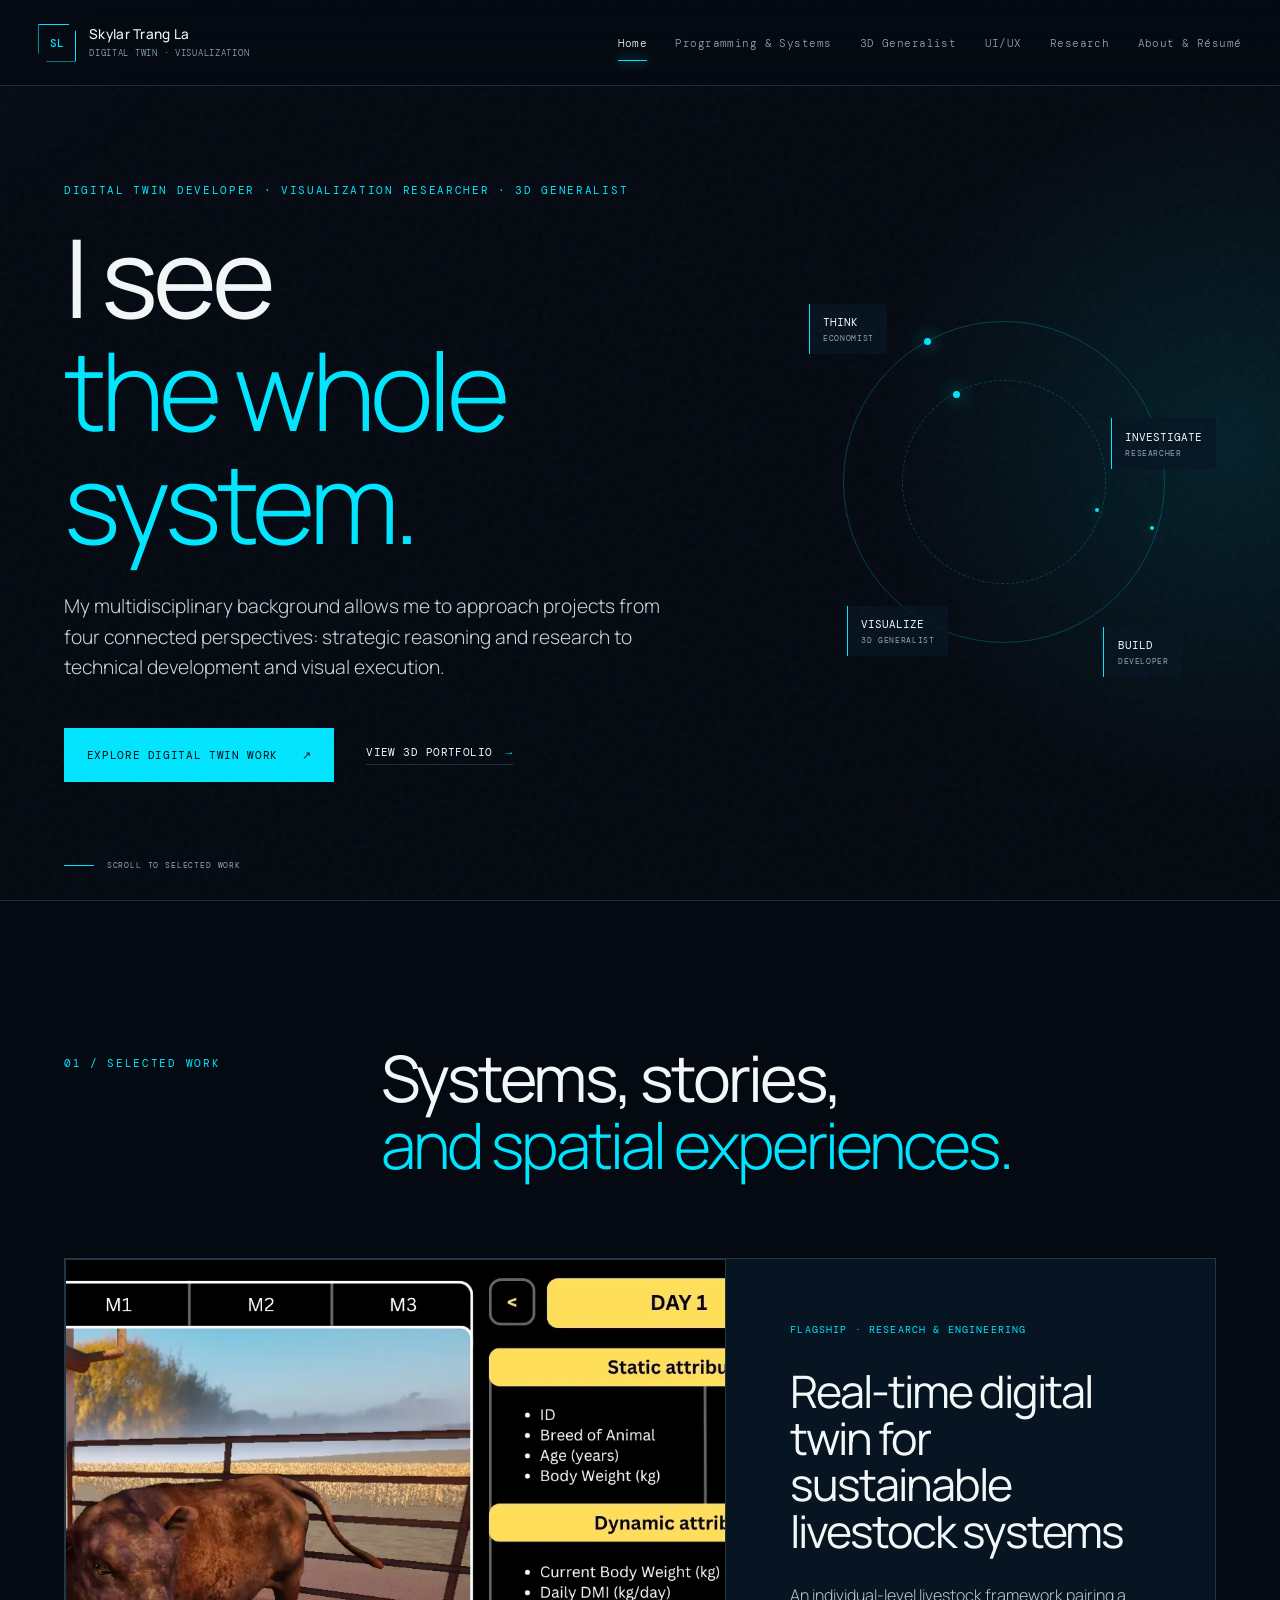
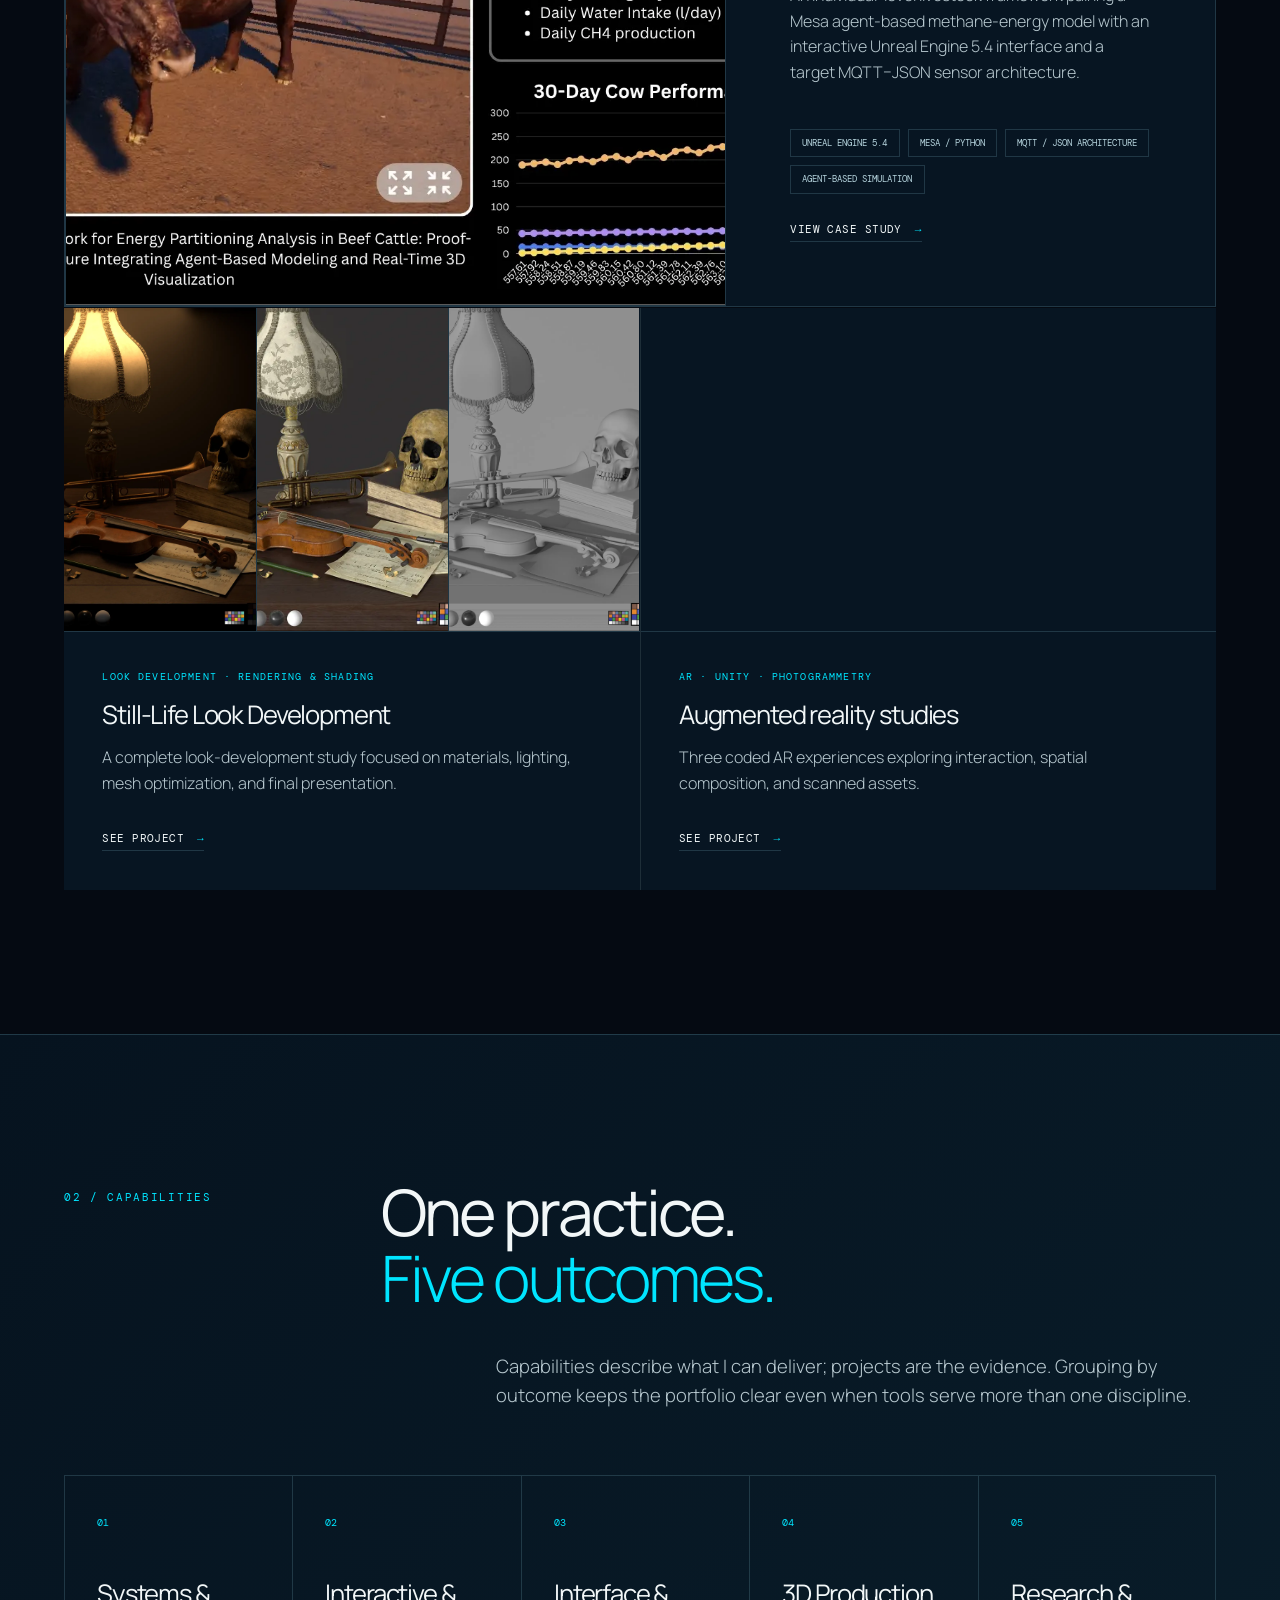
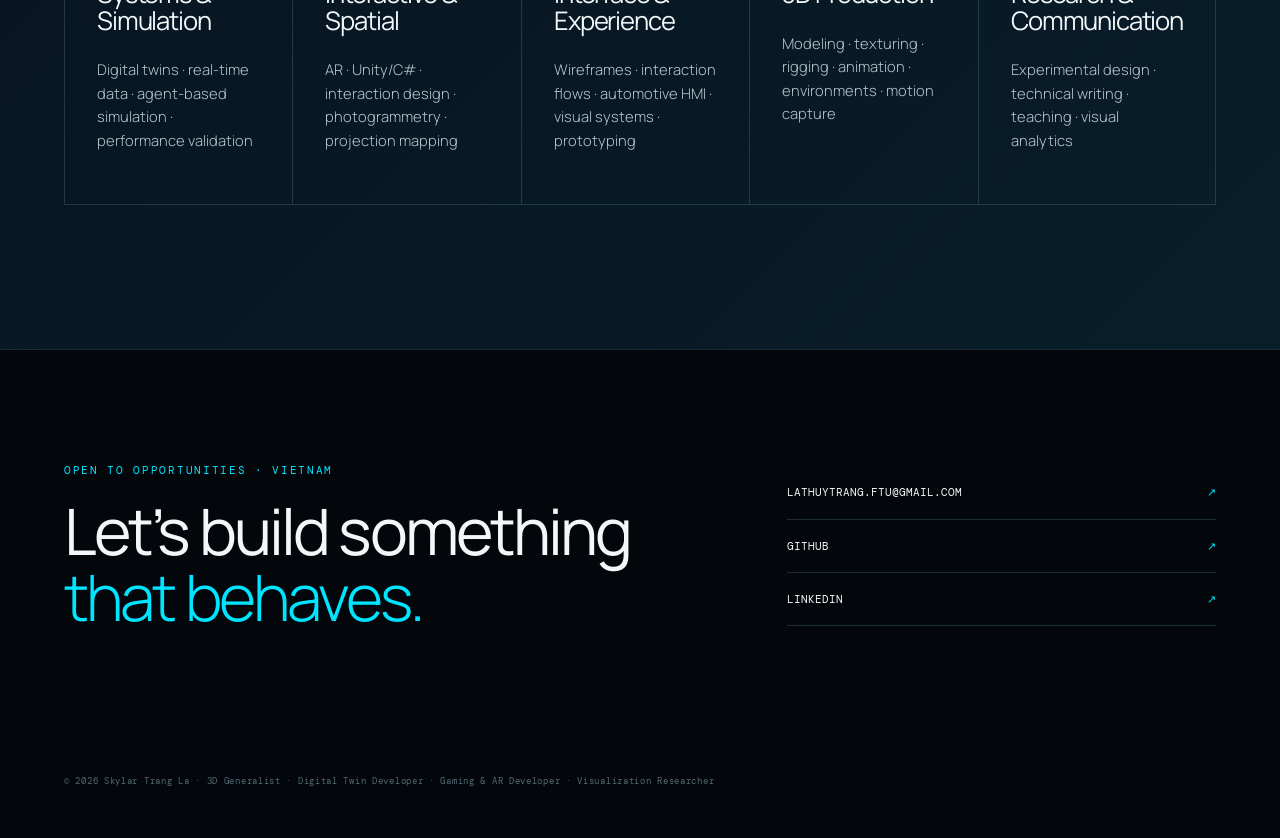
<file: index.html>
<!doctype html>
<html lang="en">
  <head>
    <meta charset="UTF-8" />
    <meta name="viewport" content="width=device-width, initial-scale=1.0" />
    <meta name="description" content="Skylar La - Digital twin developer, visualization researcher, and 3D generalist." />
    <meta name="theme-color" content="#050a12" />
    <title>Skylar La - Digital Twin & Visualization</title>
    <link rel="icon" href="/assets/favicon.svg" type="image/svg+xml" />
    <link rel="stylesheet" href="/assets/styles.css" />
    <script src="/assets/app.js" defer></script>
  </head>
  <body data-page="home"><div id="app"></div></body>
</html>
</file>
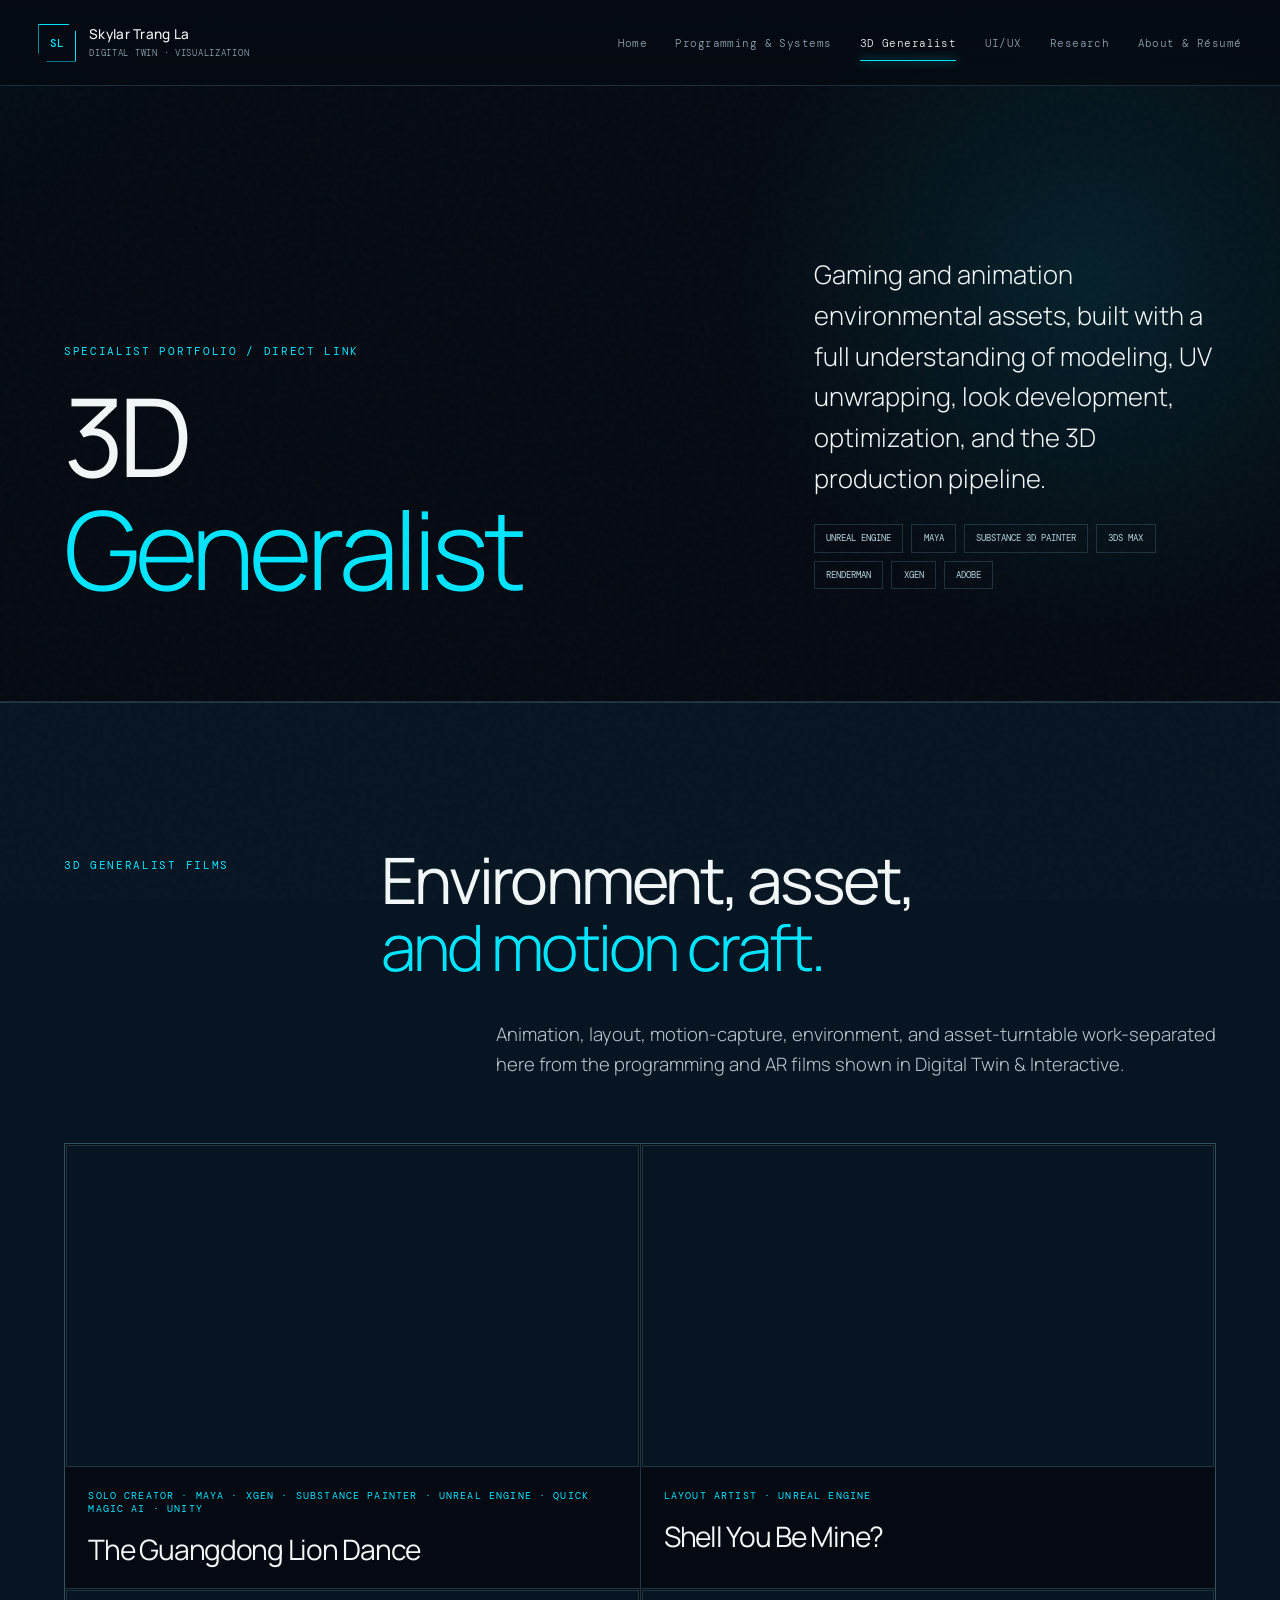
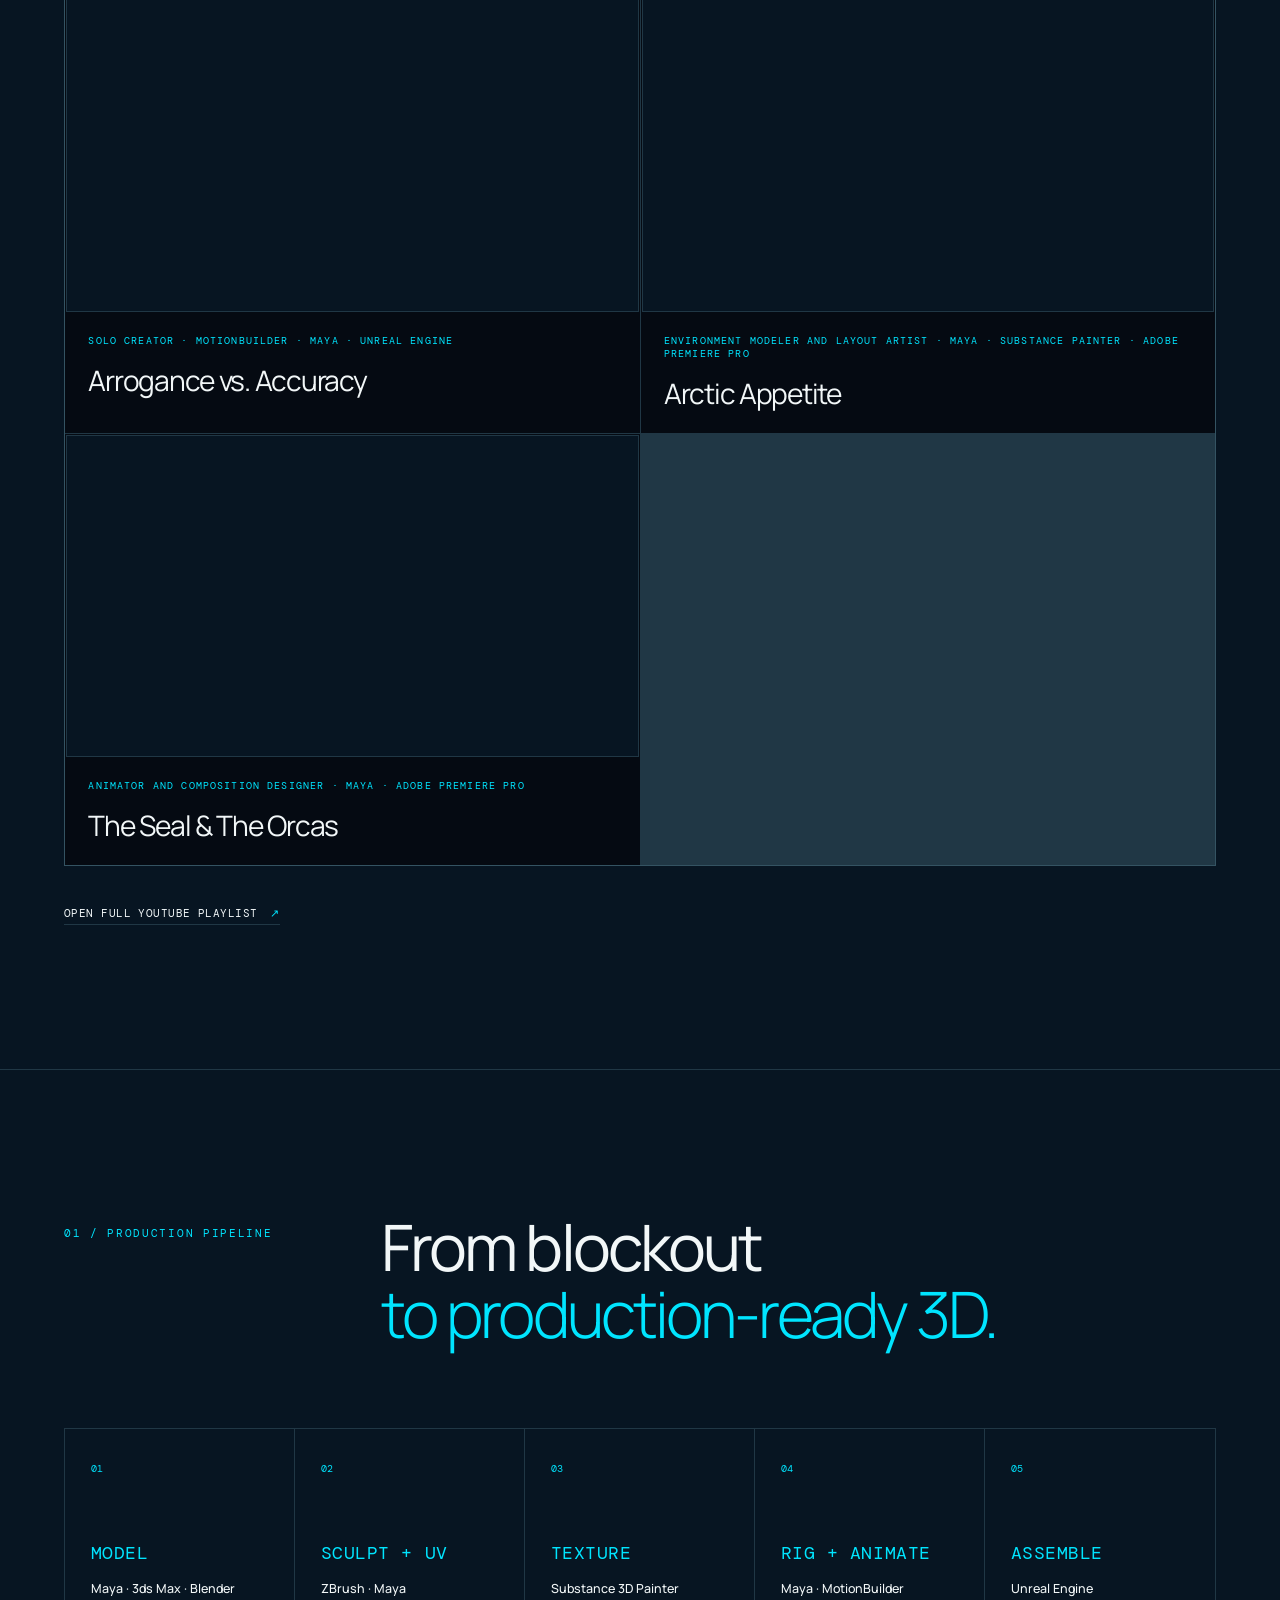
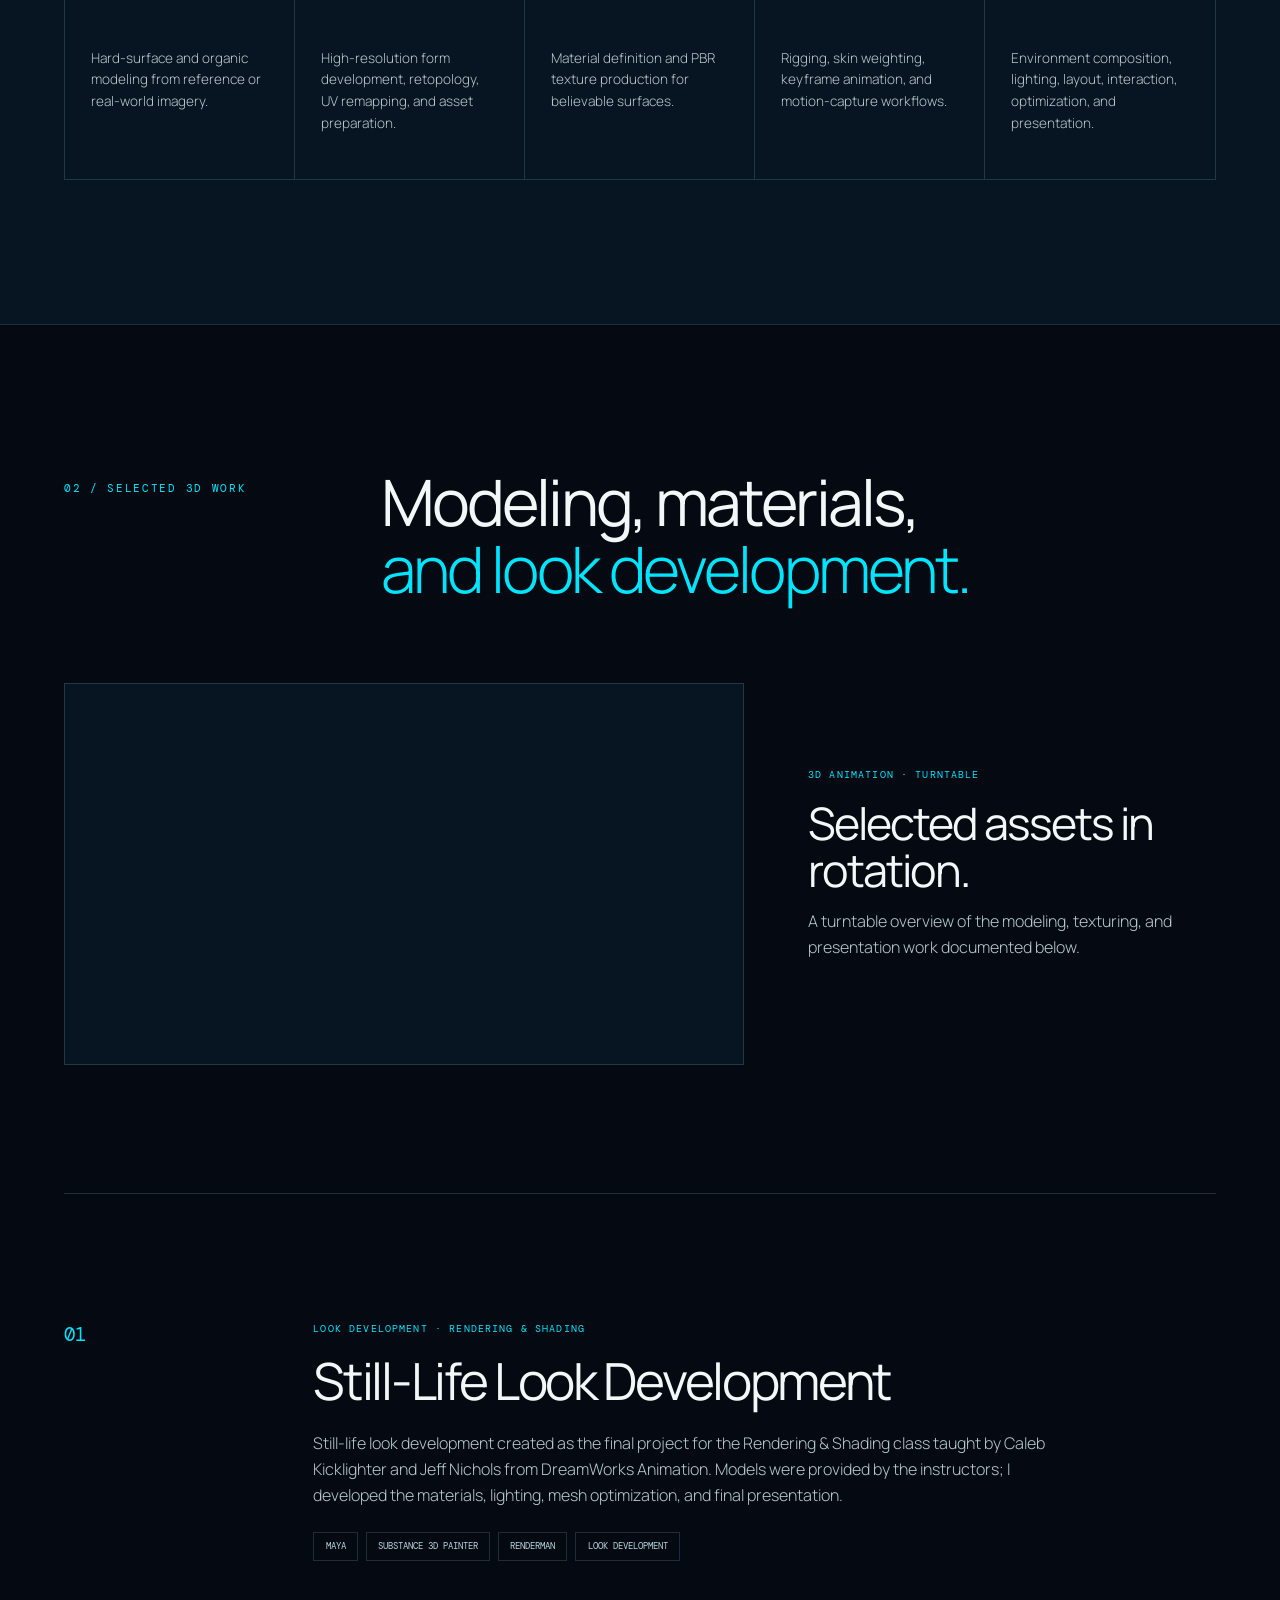
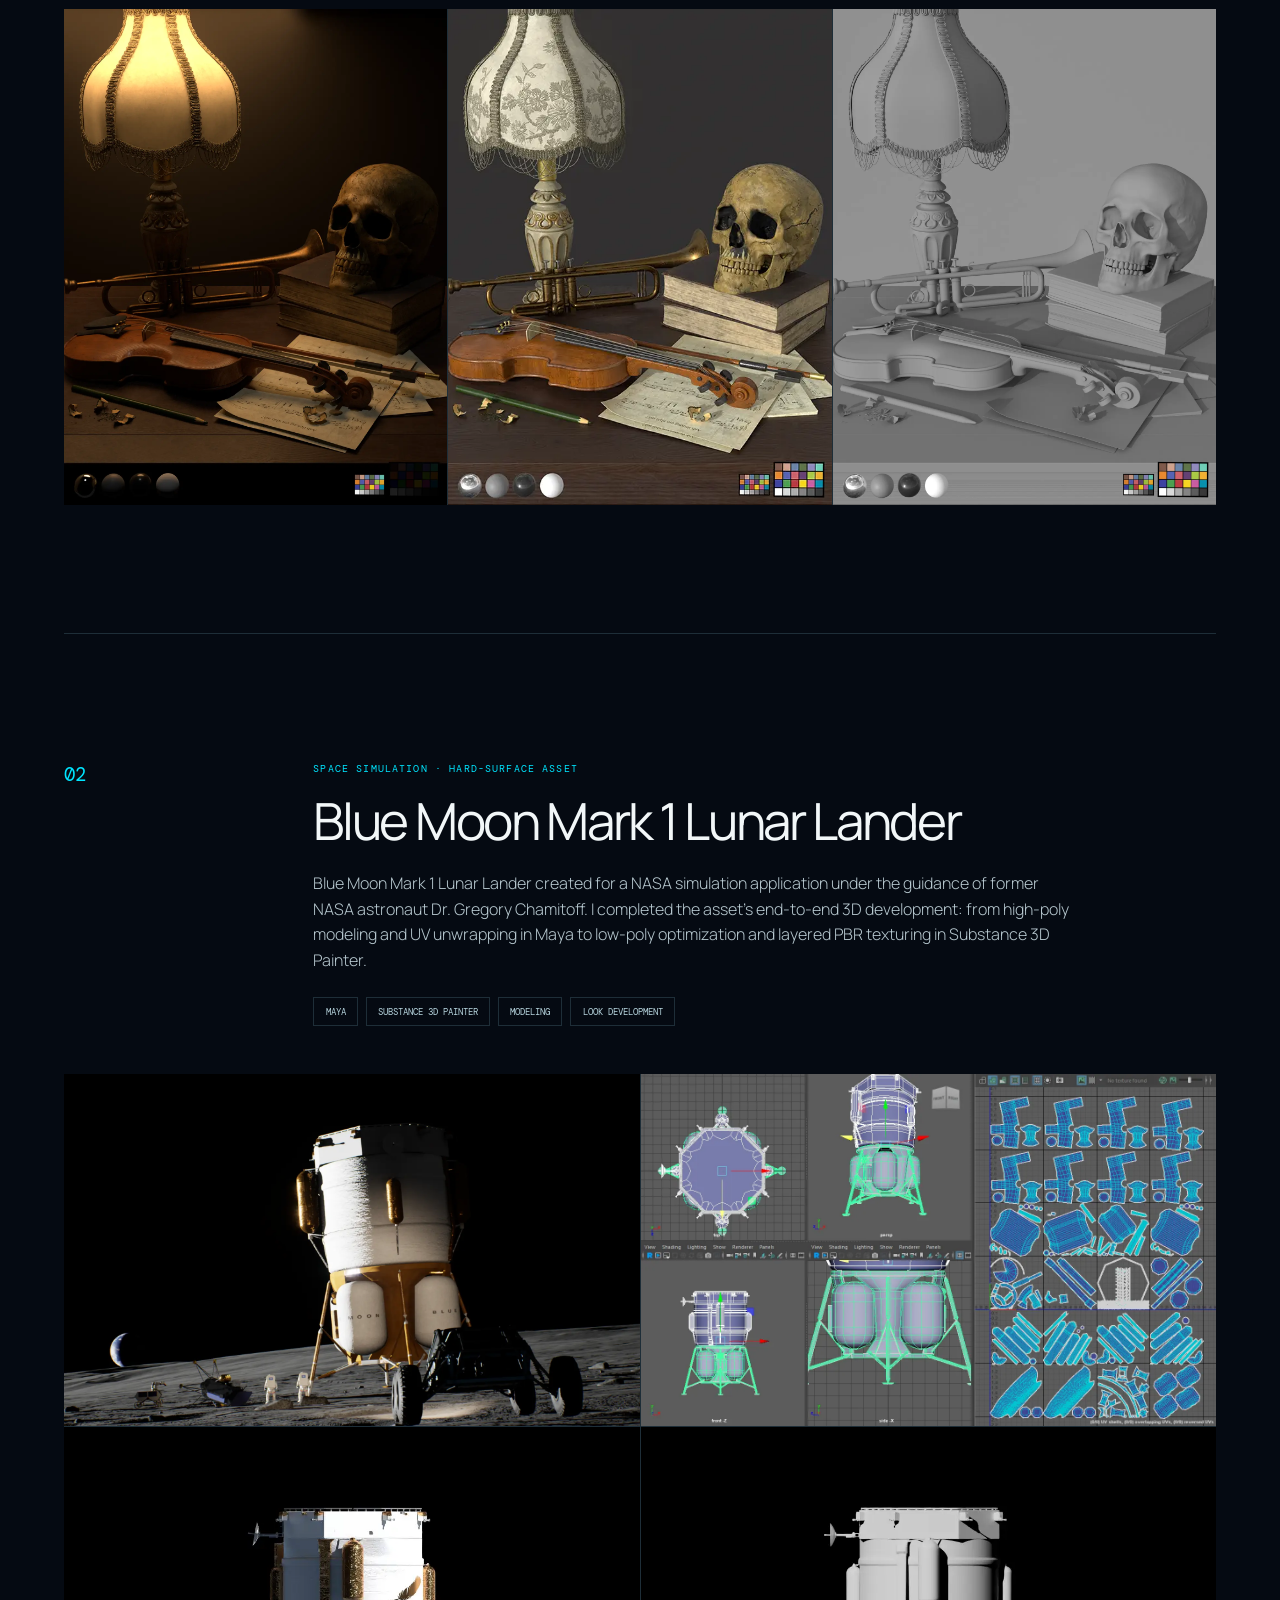
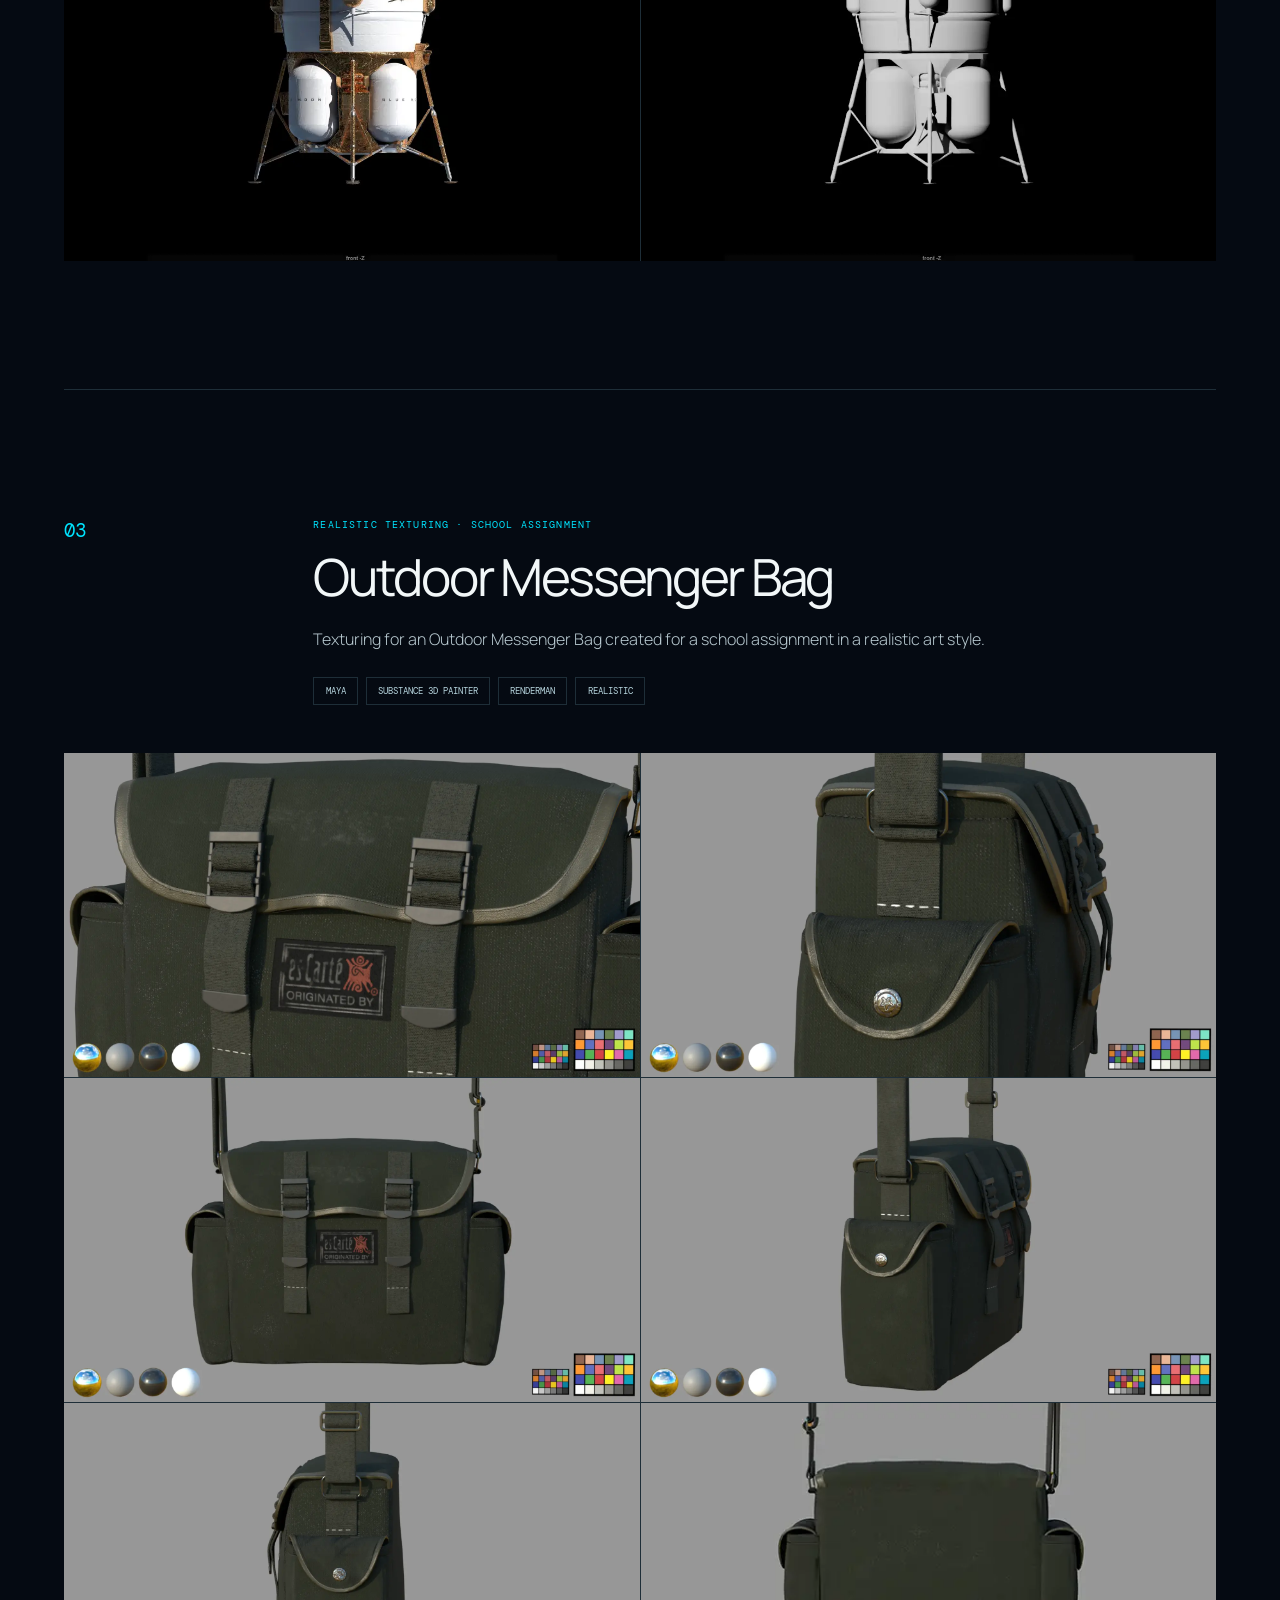
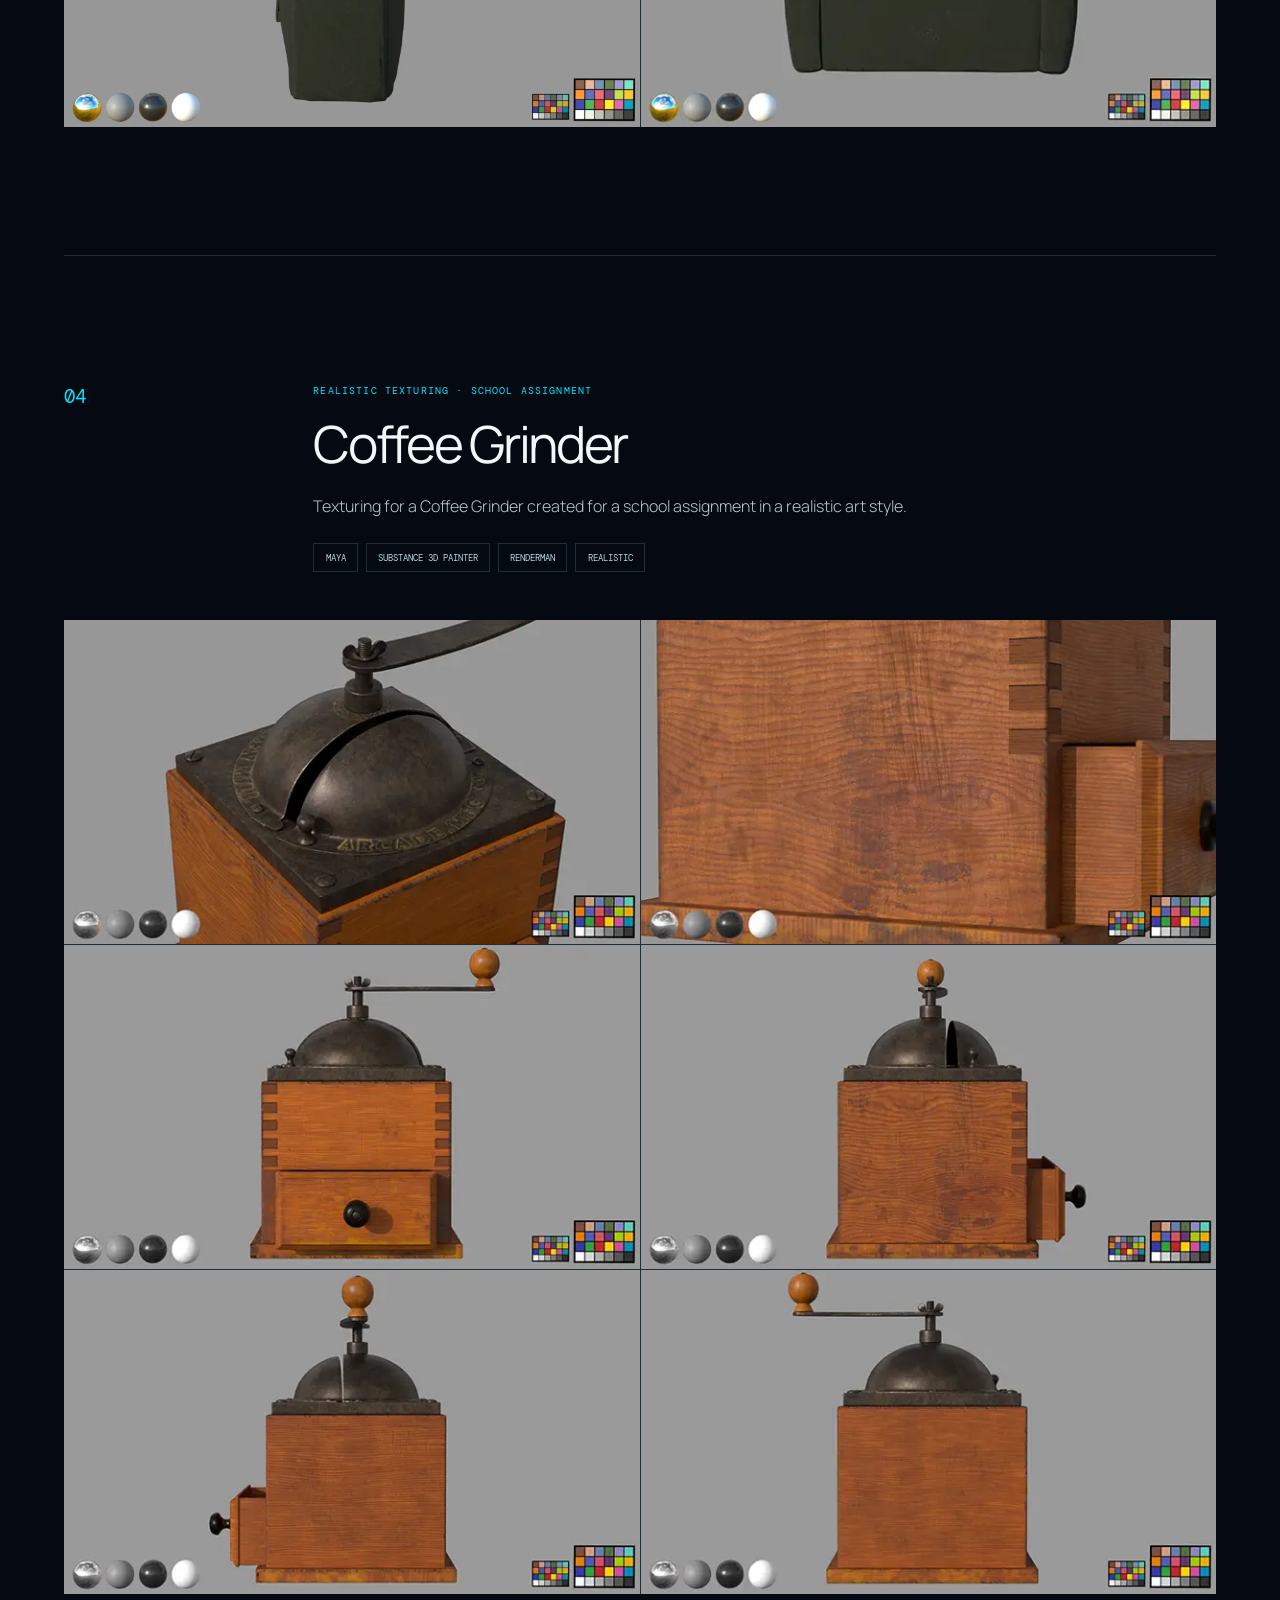
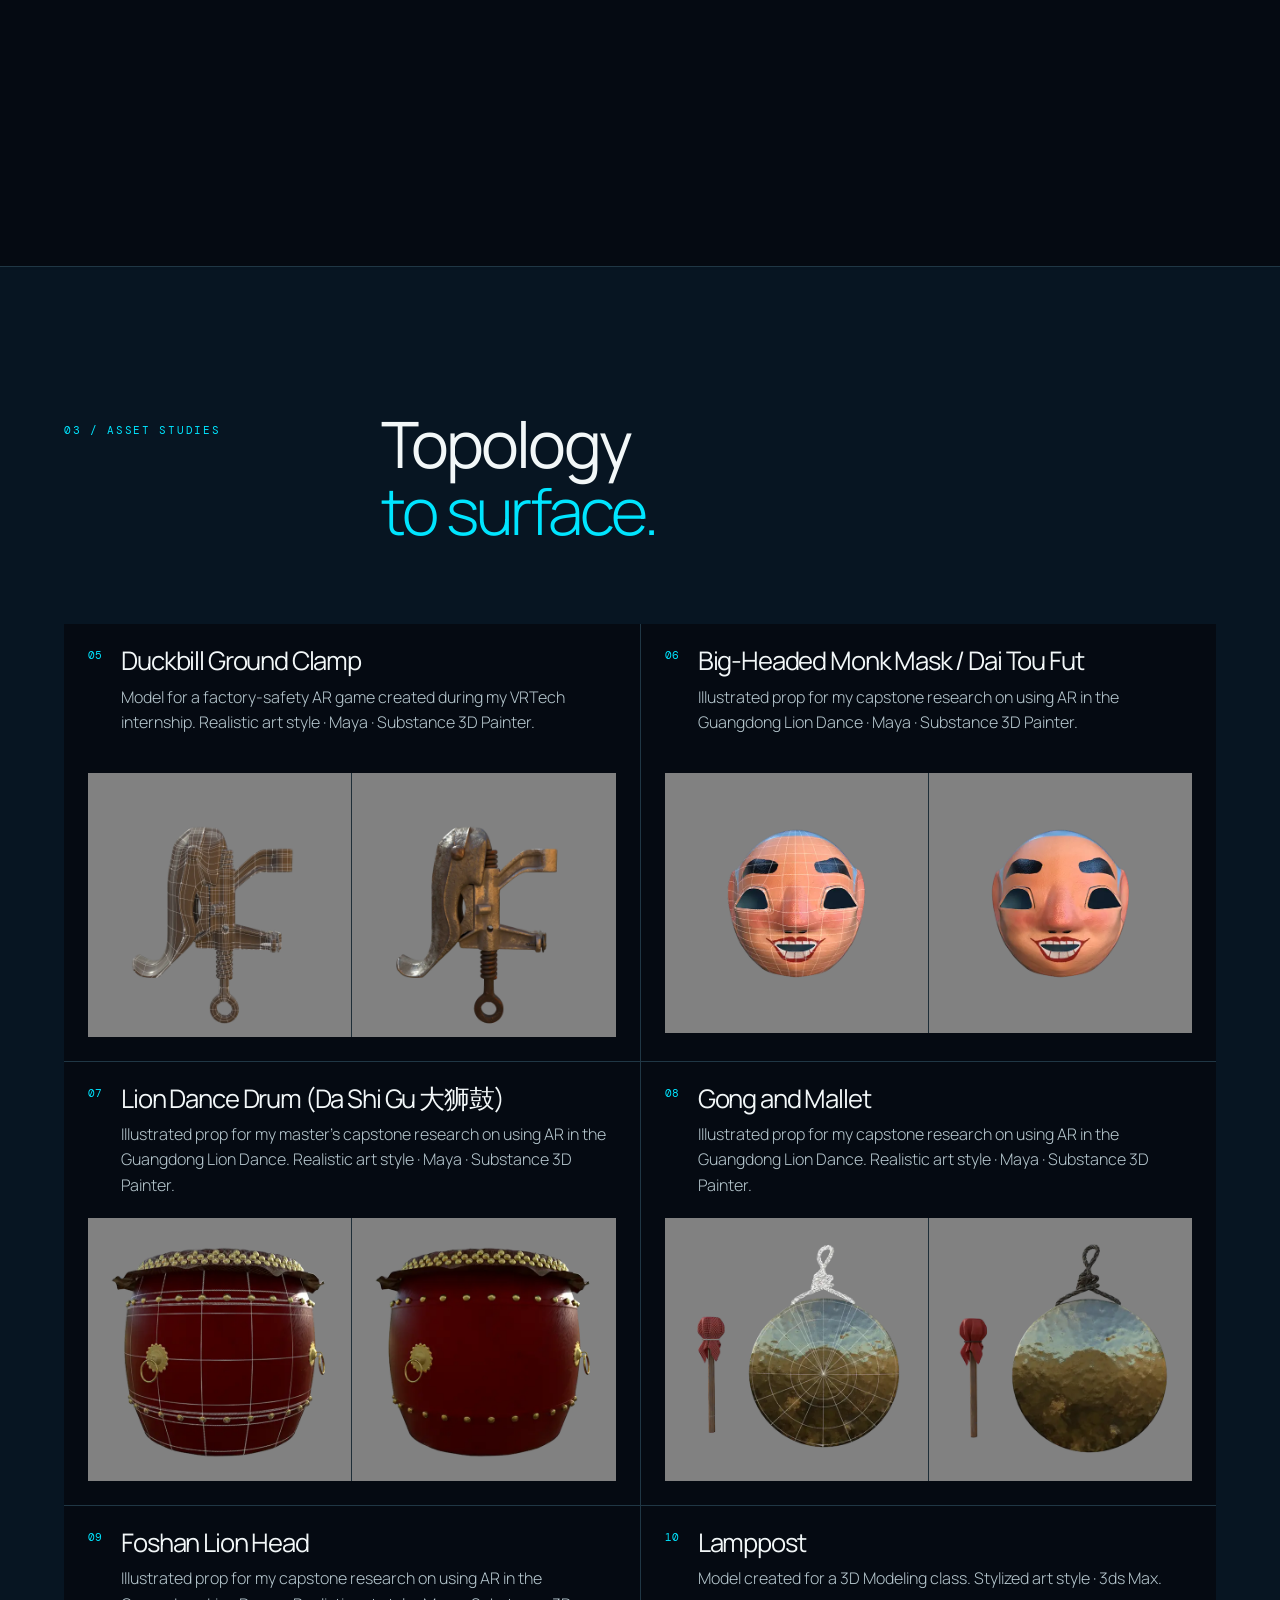
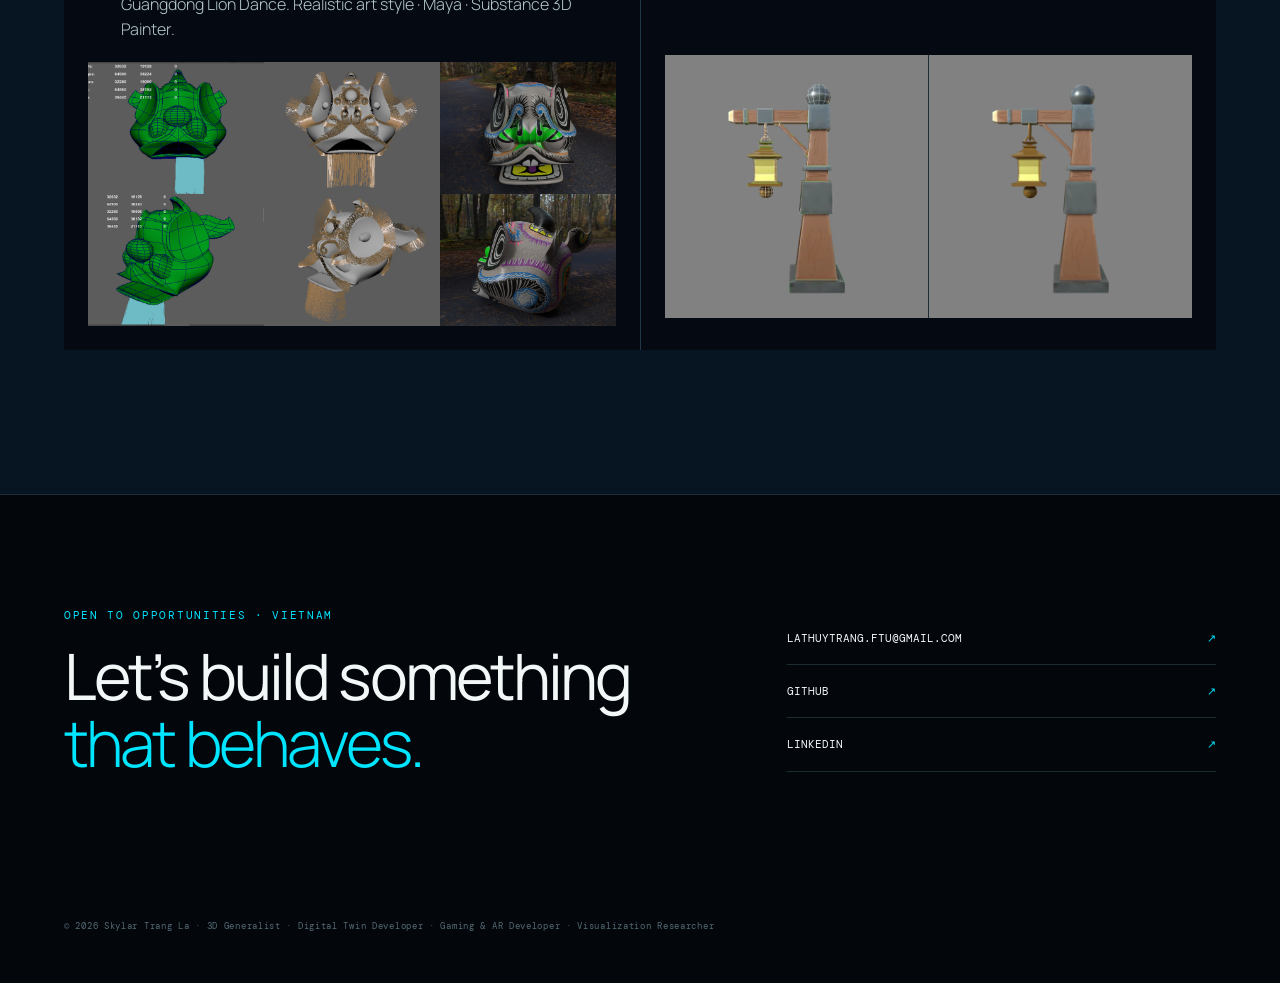
<file: 3d-generalist/index.html>
<!doctype html>
<html lang="en">
  <head>
    <meta charset="UTF-8" />
    <meta name="viewport" content="width=device-width, initial-scale=1.0" />
    <meta name="description" content="3D generalist portfolio by Skylar La - Unreal Engine, Maya, and Substance 3D Painter." />
    <meta name="theme-color" content="#050a12" />
    <title>3D Generalist - Skylar La</title>
    <link rel="icon" href="/assets/favicon.svg" type="image/svg+xml" />
    <link rel="stylesheet" href="/assets/styles.css" />
    <script src="/assets/app.js" defer></script>
  </head>
  <body data-page="3d-generalist"><div id="app"></div></body>
</html>
</file>
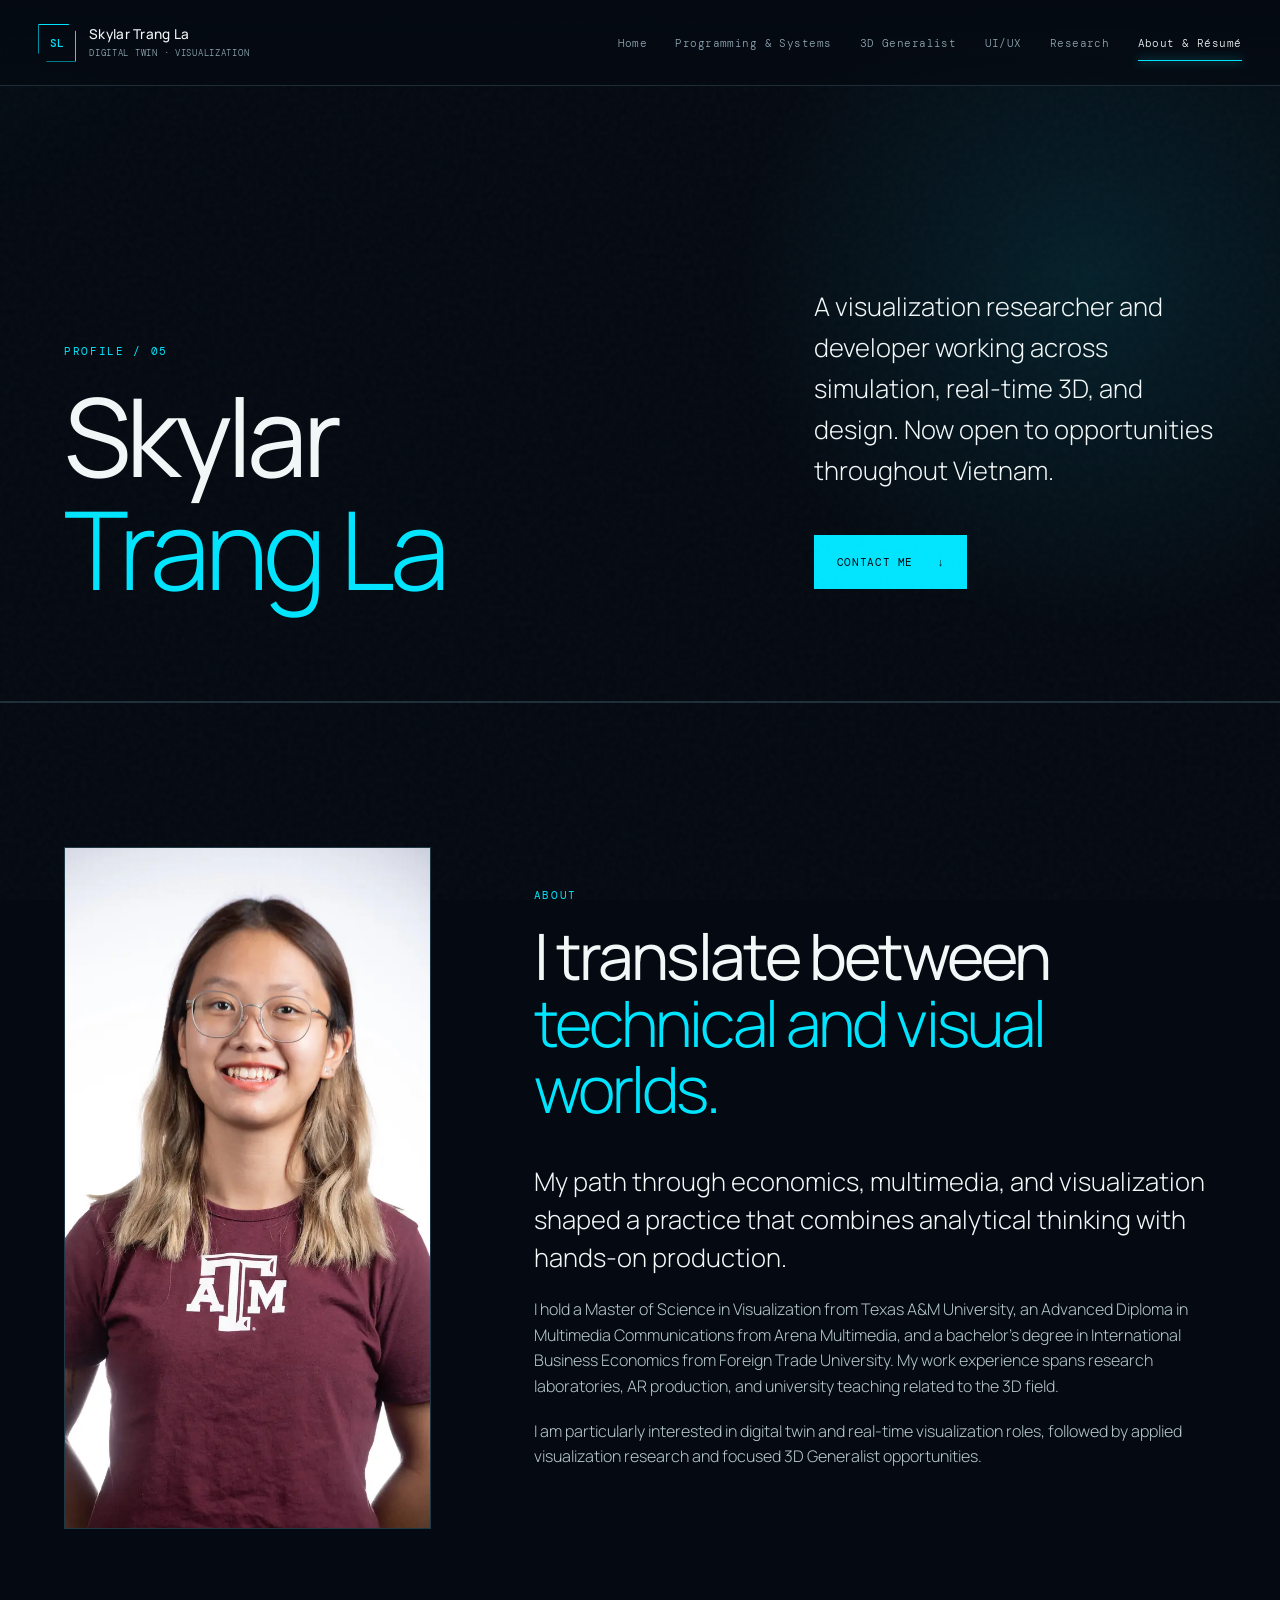
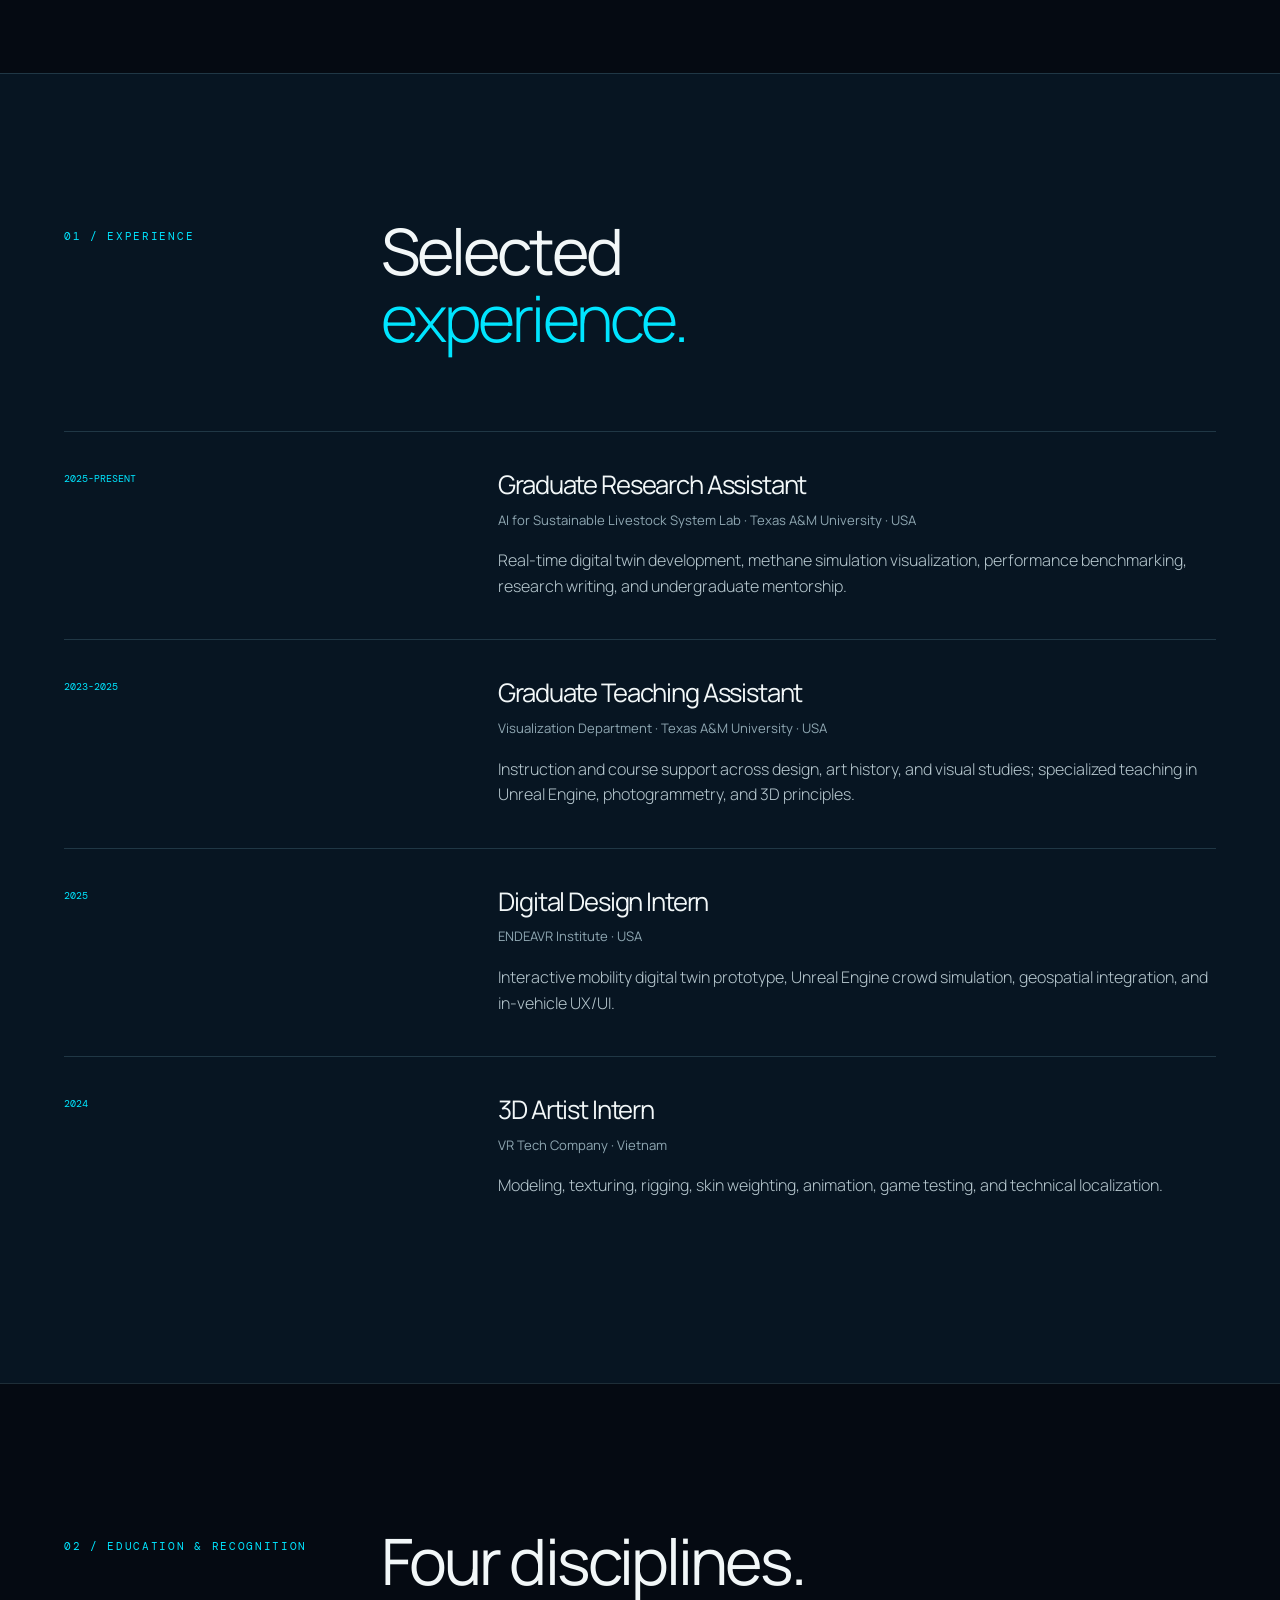
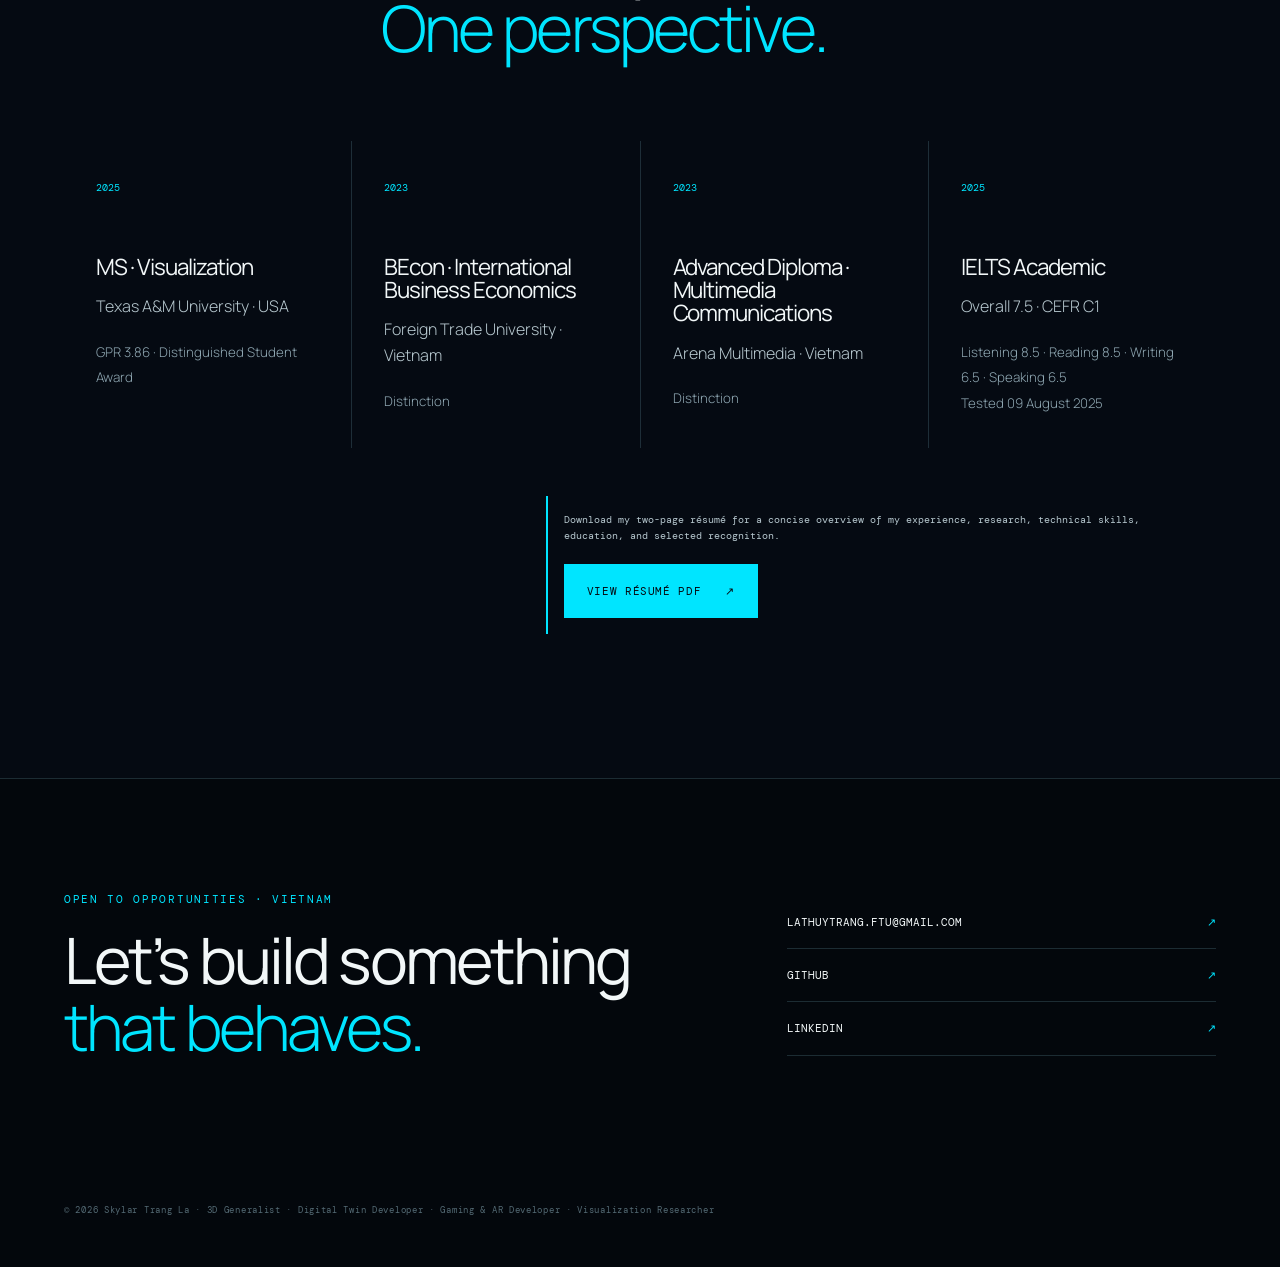
<file: about/index.html>
<!doctype html>
<html lang="en">
  <head>
    <meta charset="UTF-8" />
    <meta name="viewport" content="width=device-width, initial-scale=1.0" />
    <meta name="description" content="About Skylar La - digital twin developer, visualization researcher, and 3D generalist." />
    <meta name="theme-color" content="#050a12" />
    <title>About & Résumé - Skylar La</title>
    <link rel="icon" href="/assets/favicon.svg" type="image/svg+xml" />
    <link rel="stylesheet" href="/assets/styles.css" />
    <script src="/assets/app.js" defer></script>
  </head>
  <body data-page="about"><div id="app"></div></body>
</html>
</file>
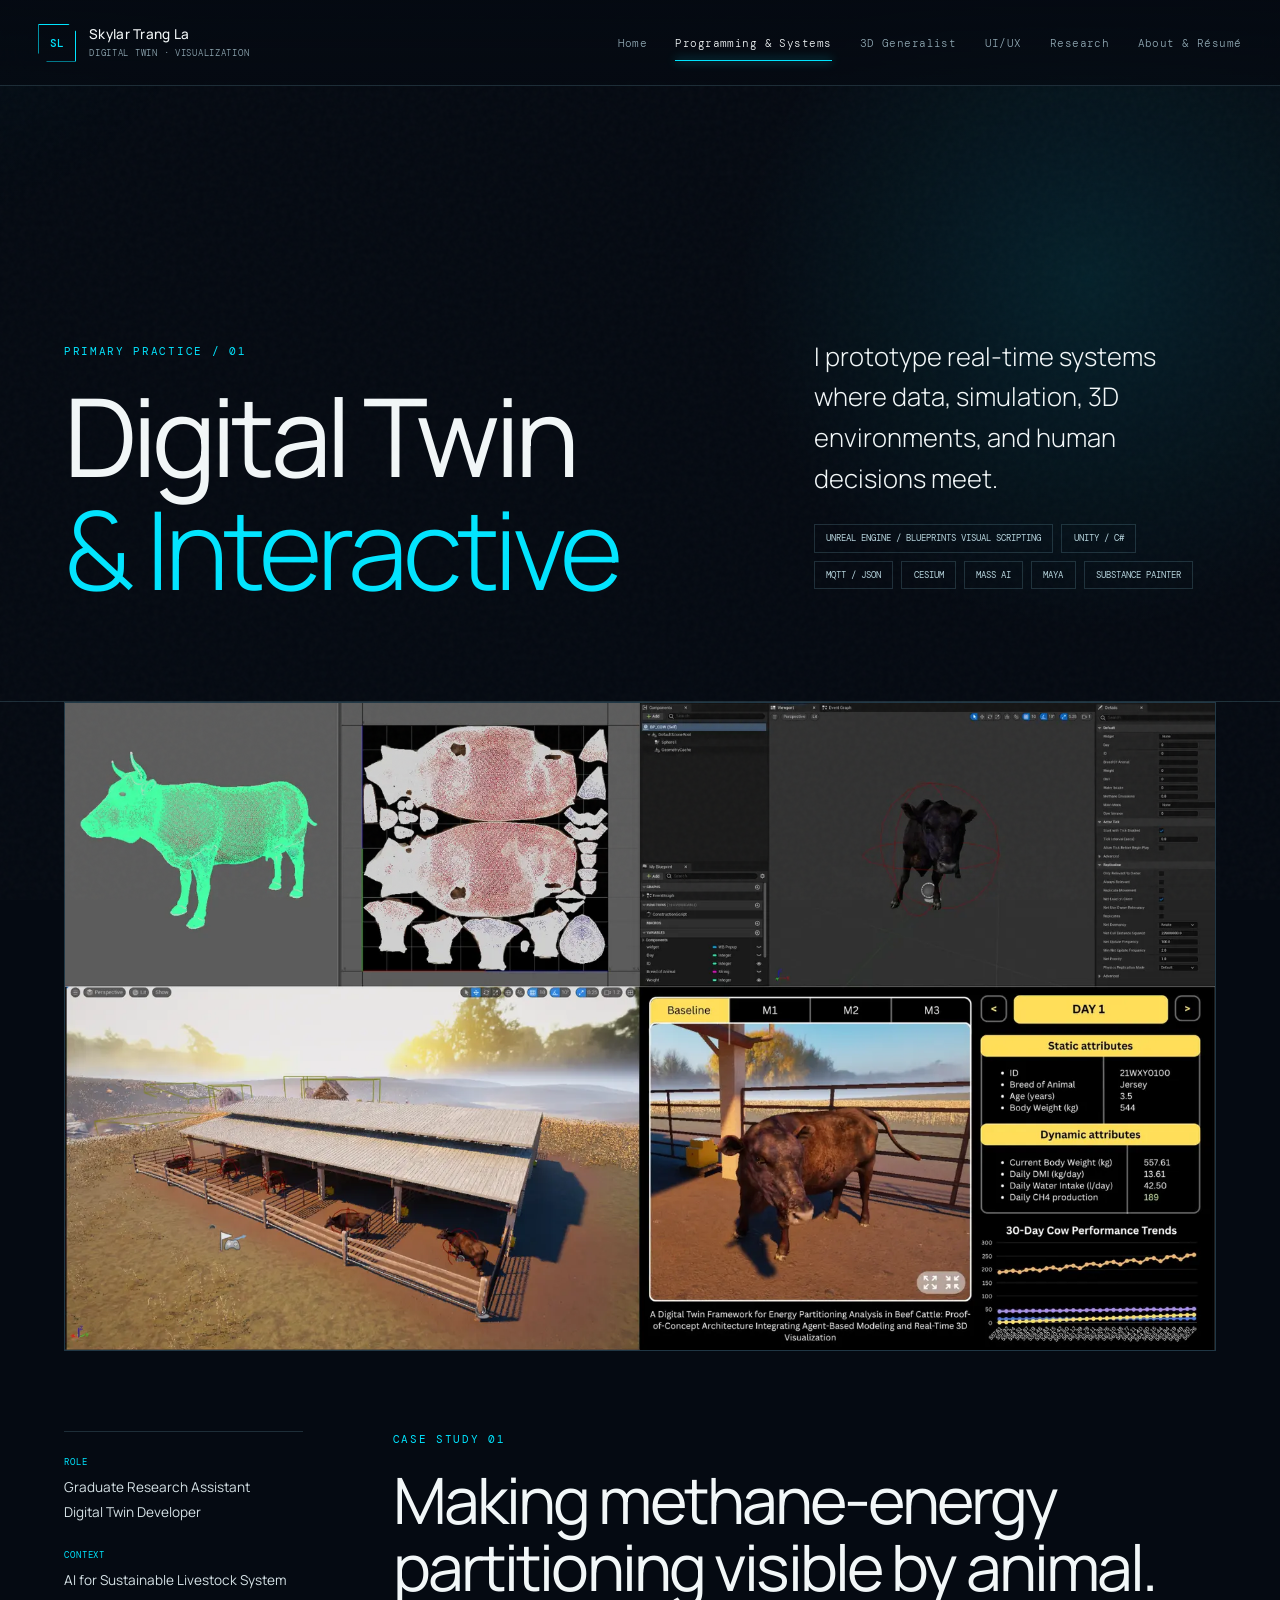
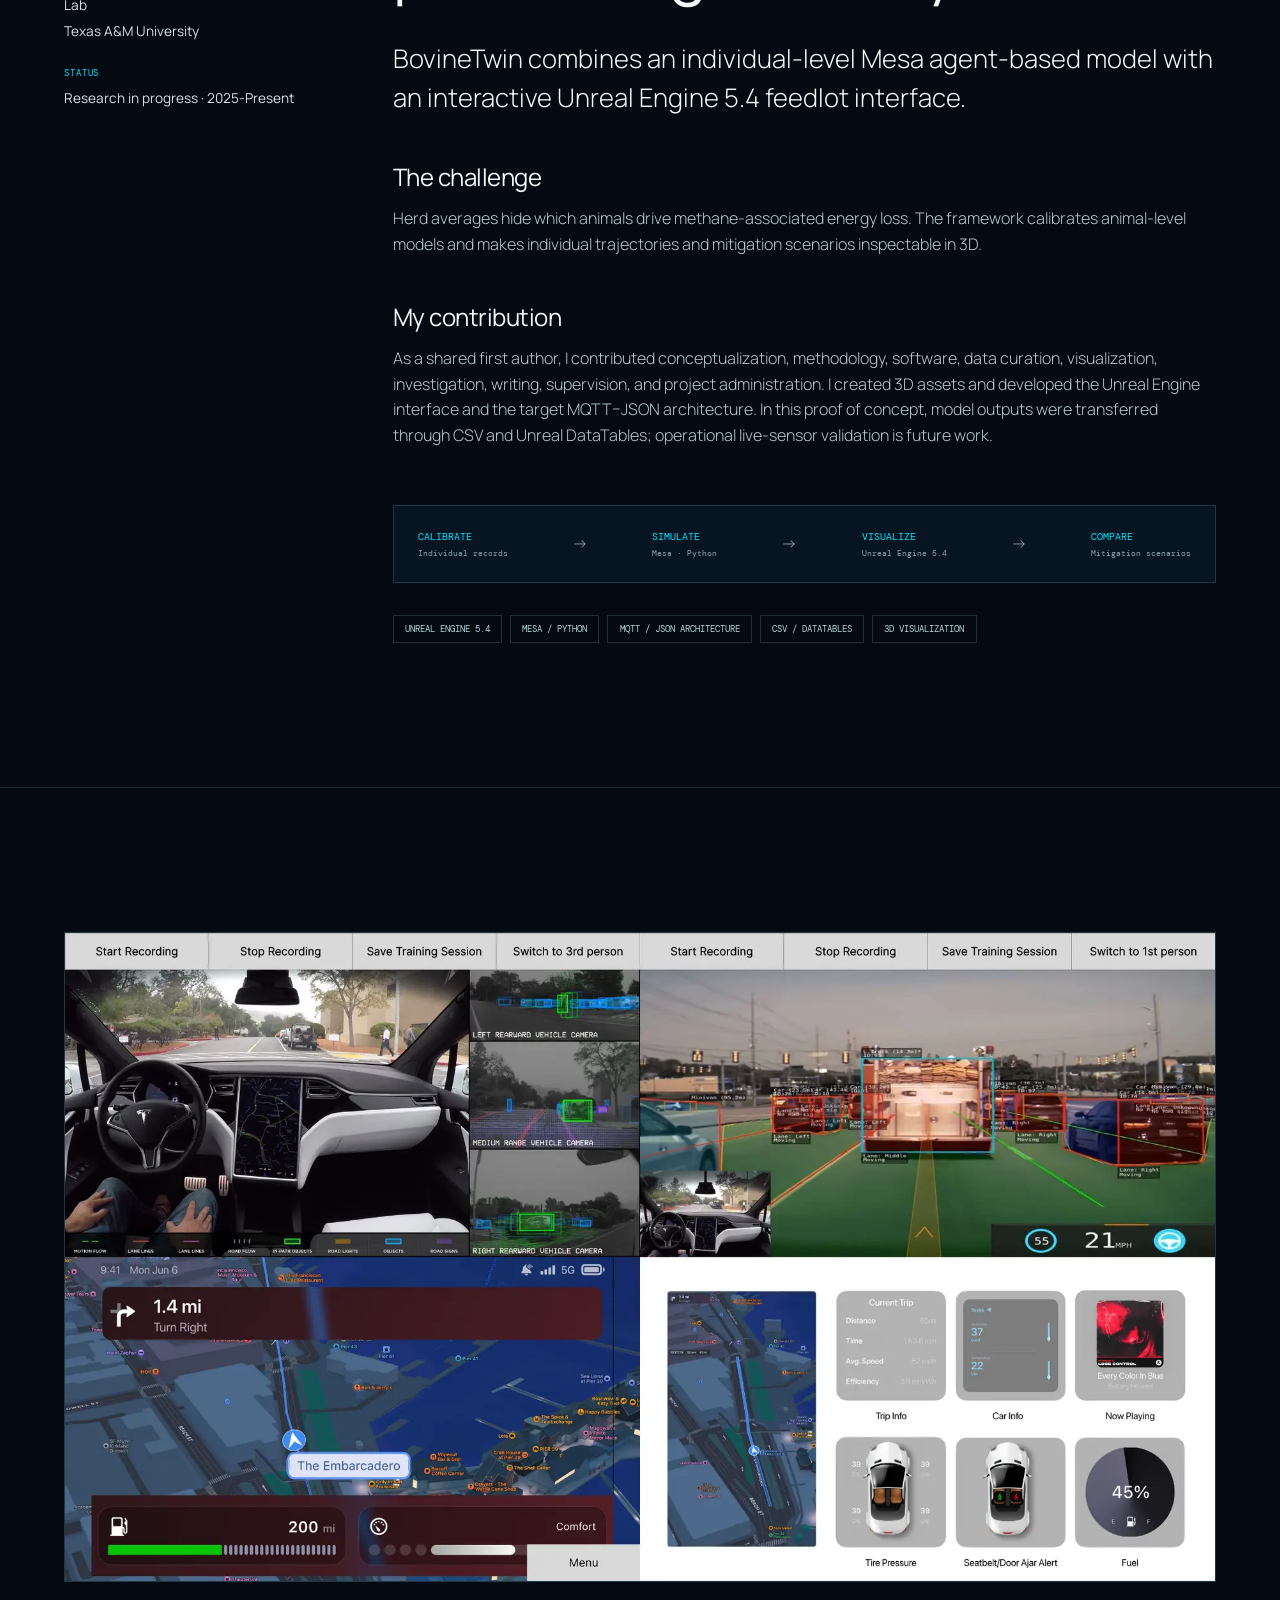
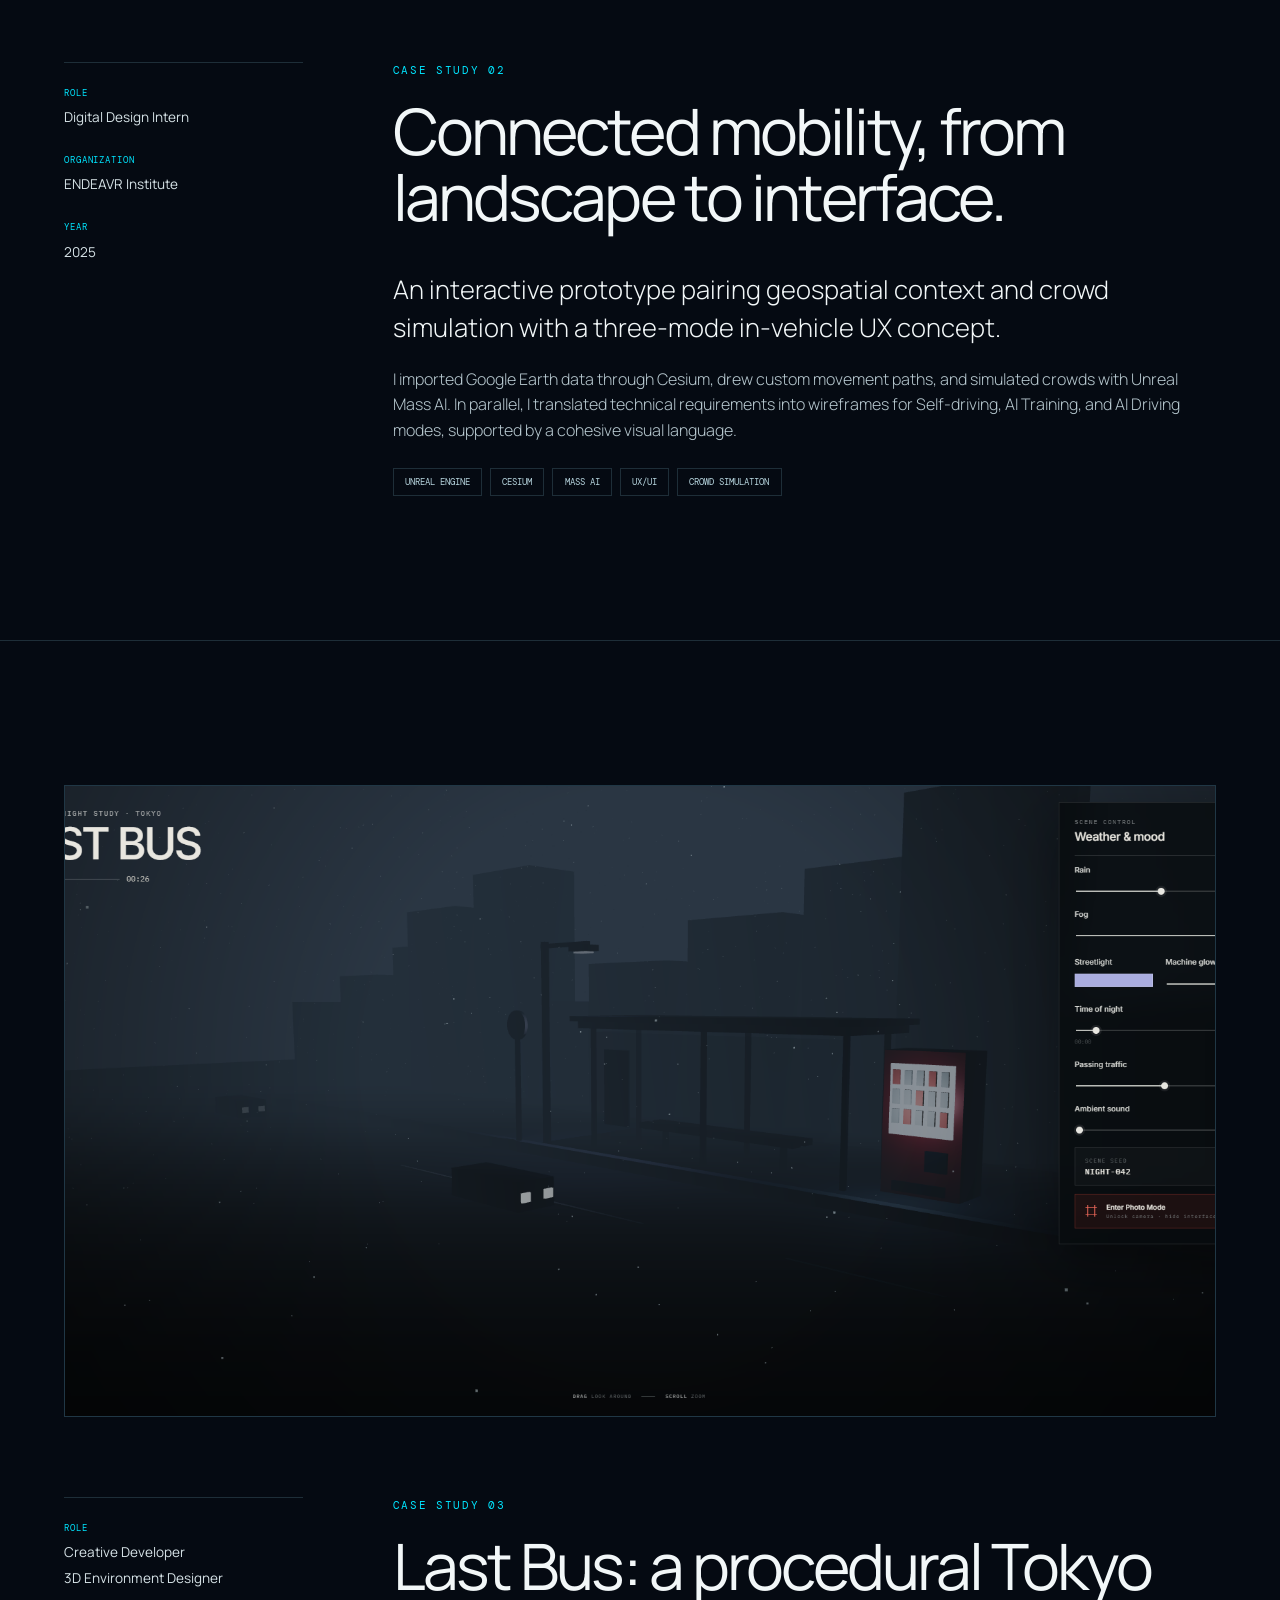
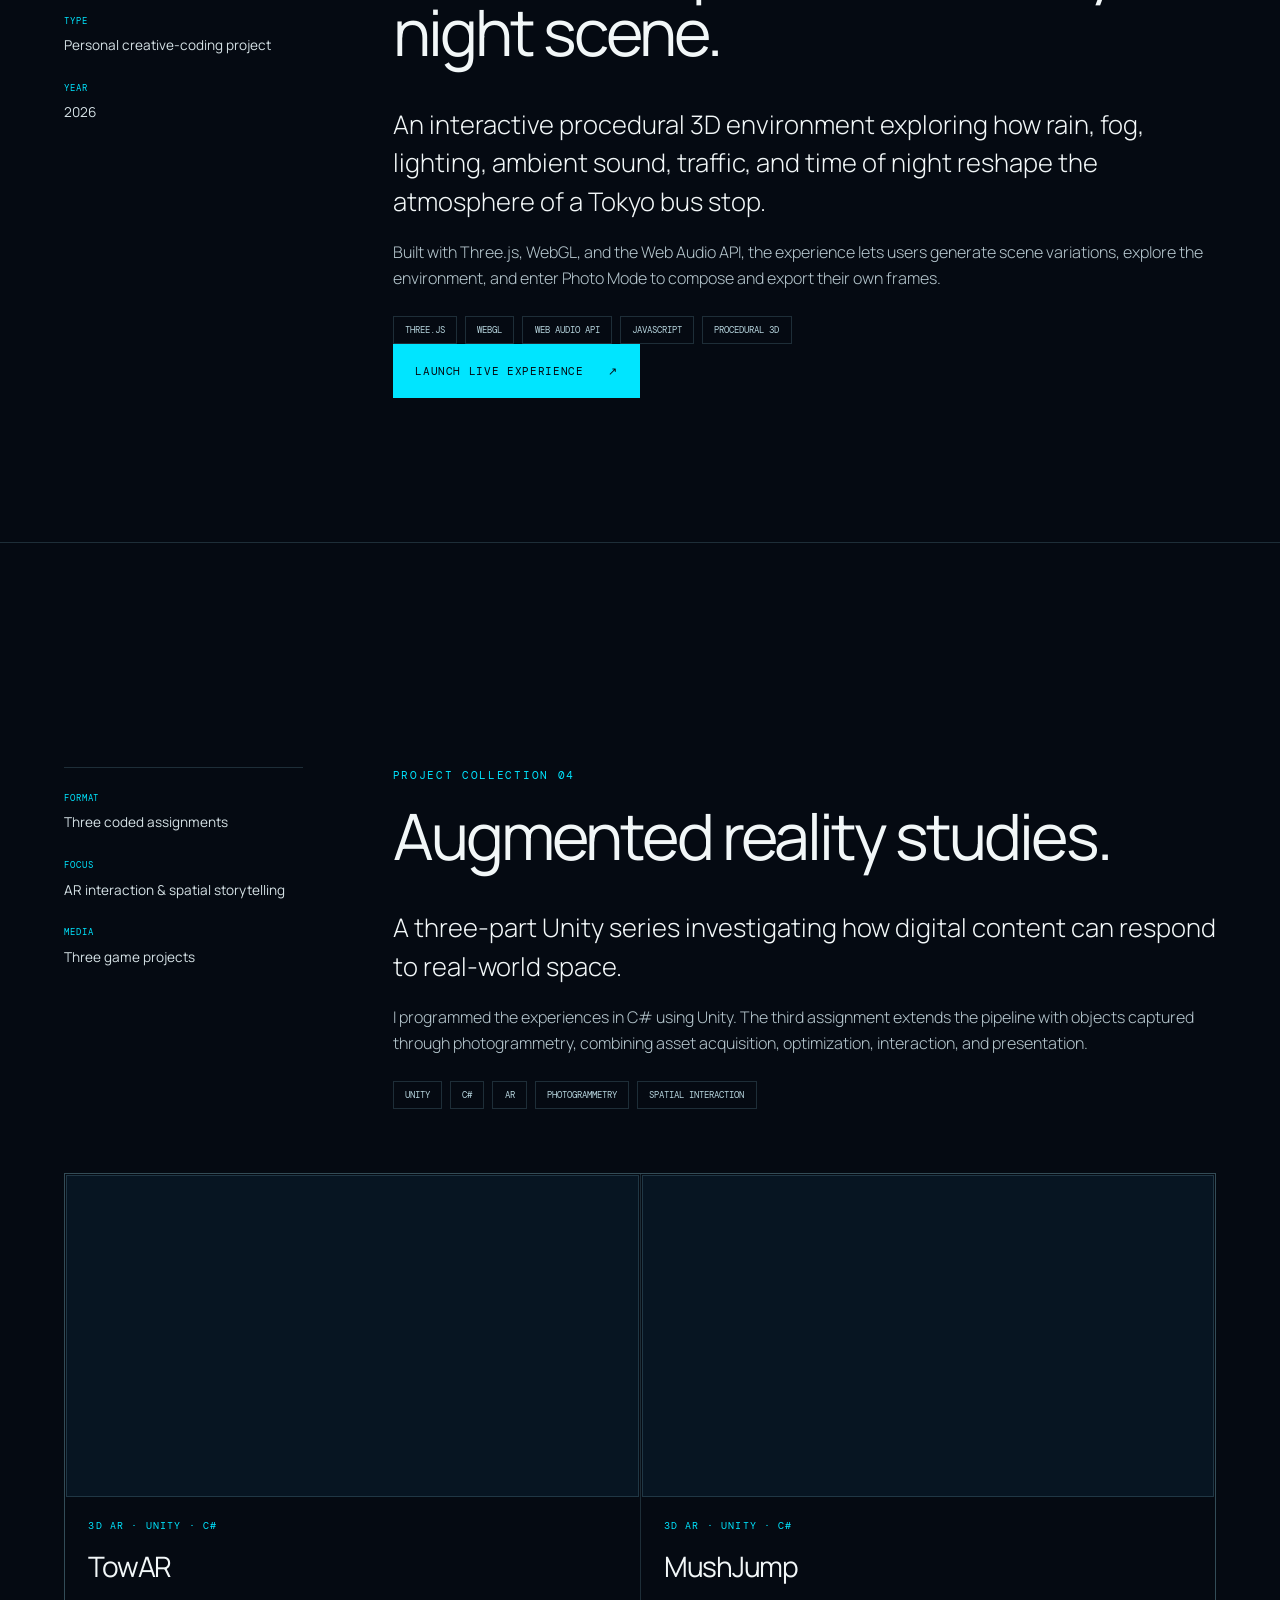
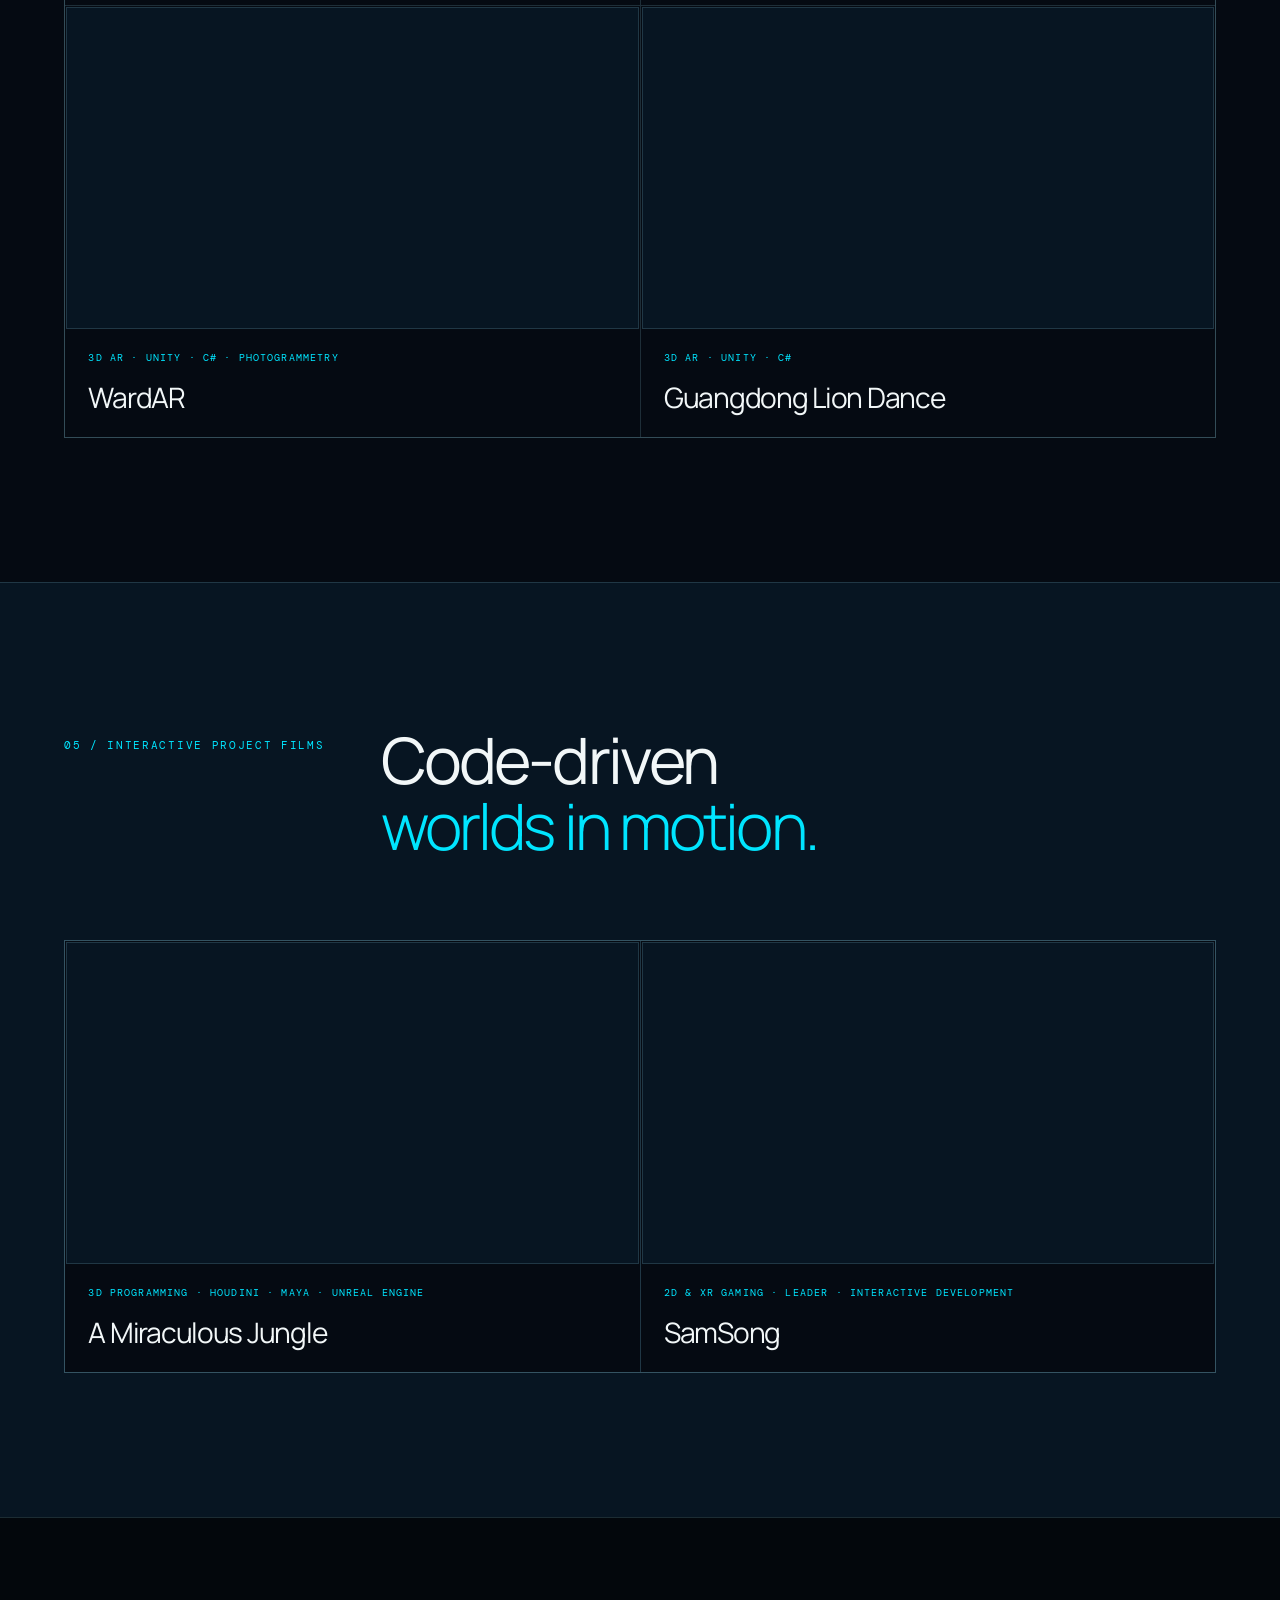
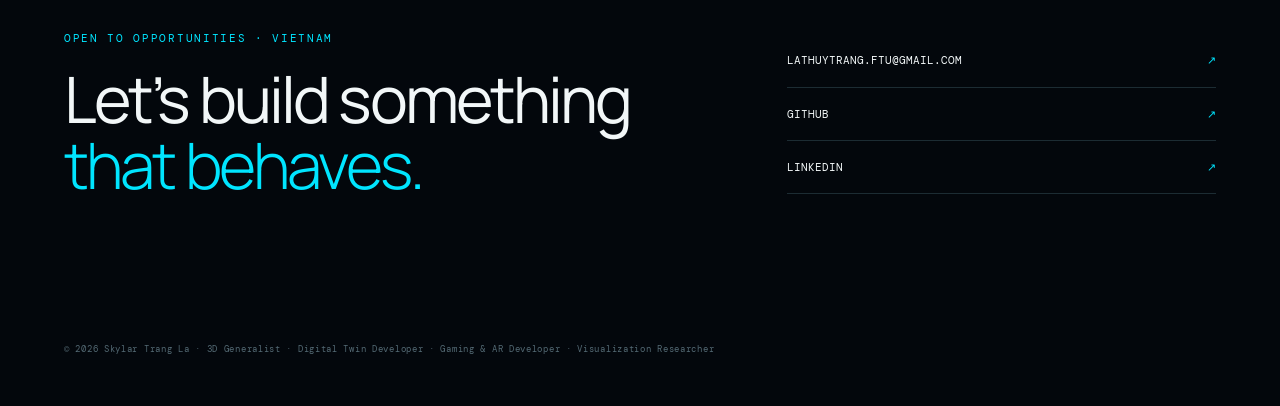
<file: digital-twin/index.html>
<!doctype html>
<html lang="en">
  <head>
    <meta charset="UTF-8" />
    <meta name="viewport" content="width=device-width, initial-scale=1.0" />
    <meta name="description" content="Digital twin, simulation, and interactive systems work by Skylar La." />
    <meta name="theme-color" content="#050a12" />
    <title>Digital Twin & Interactive - Skylar La</title>
    <link rel="icon" href="/assets/favicon.svg" type="image/svg+xml" />
    <link rel="stylesheet" href="/assets/styles.css" />
    <script src="/assets/app.js" defer></script>
  </head>
  <body data-page="digital-twin"><div id="app"></div></body>
</html>
</file>
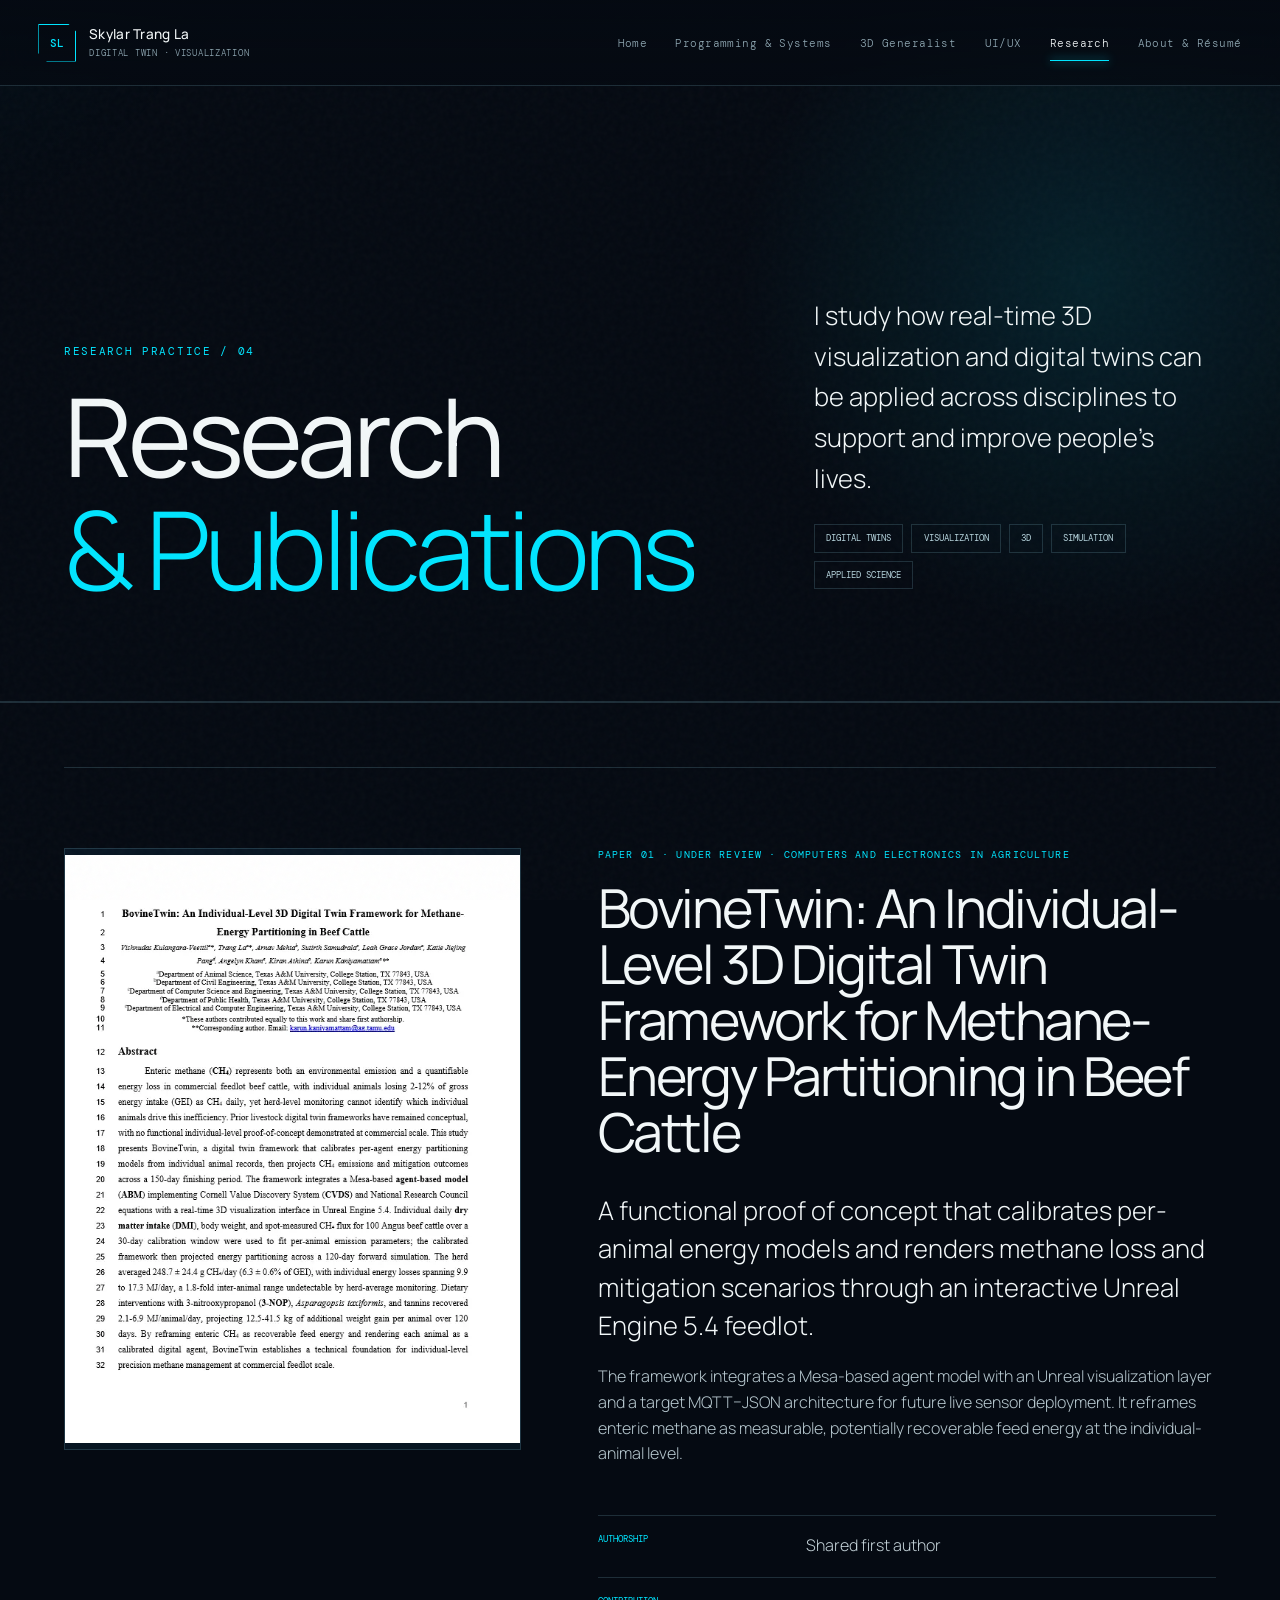
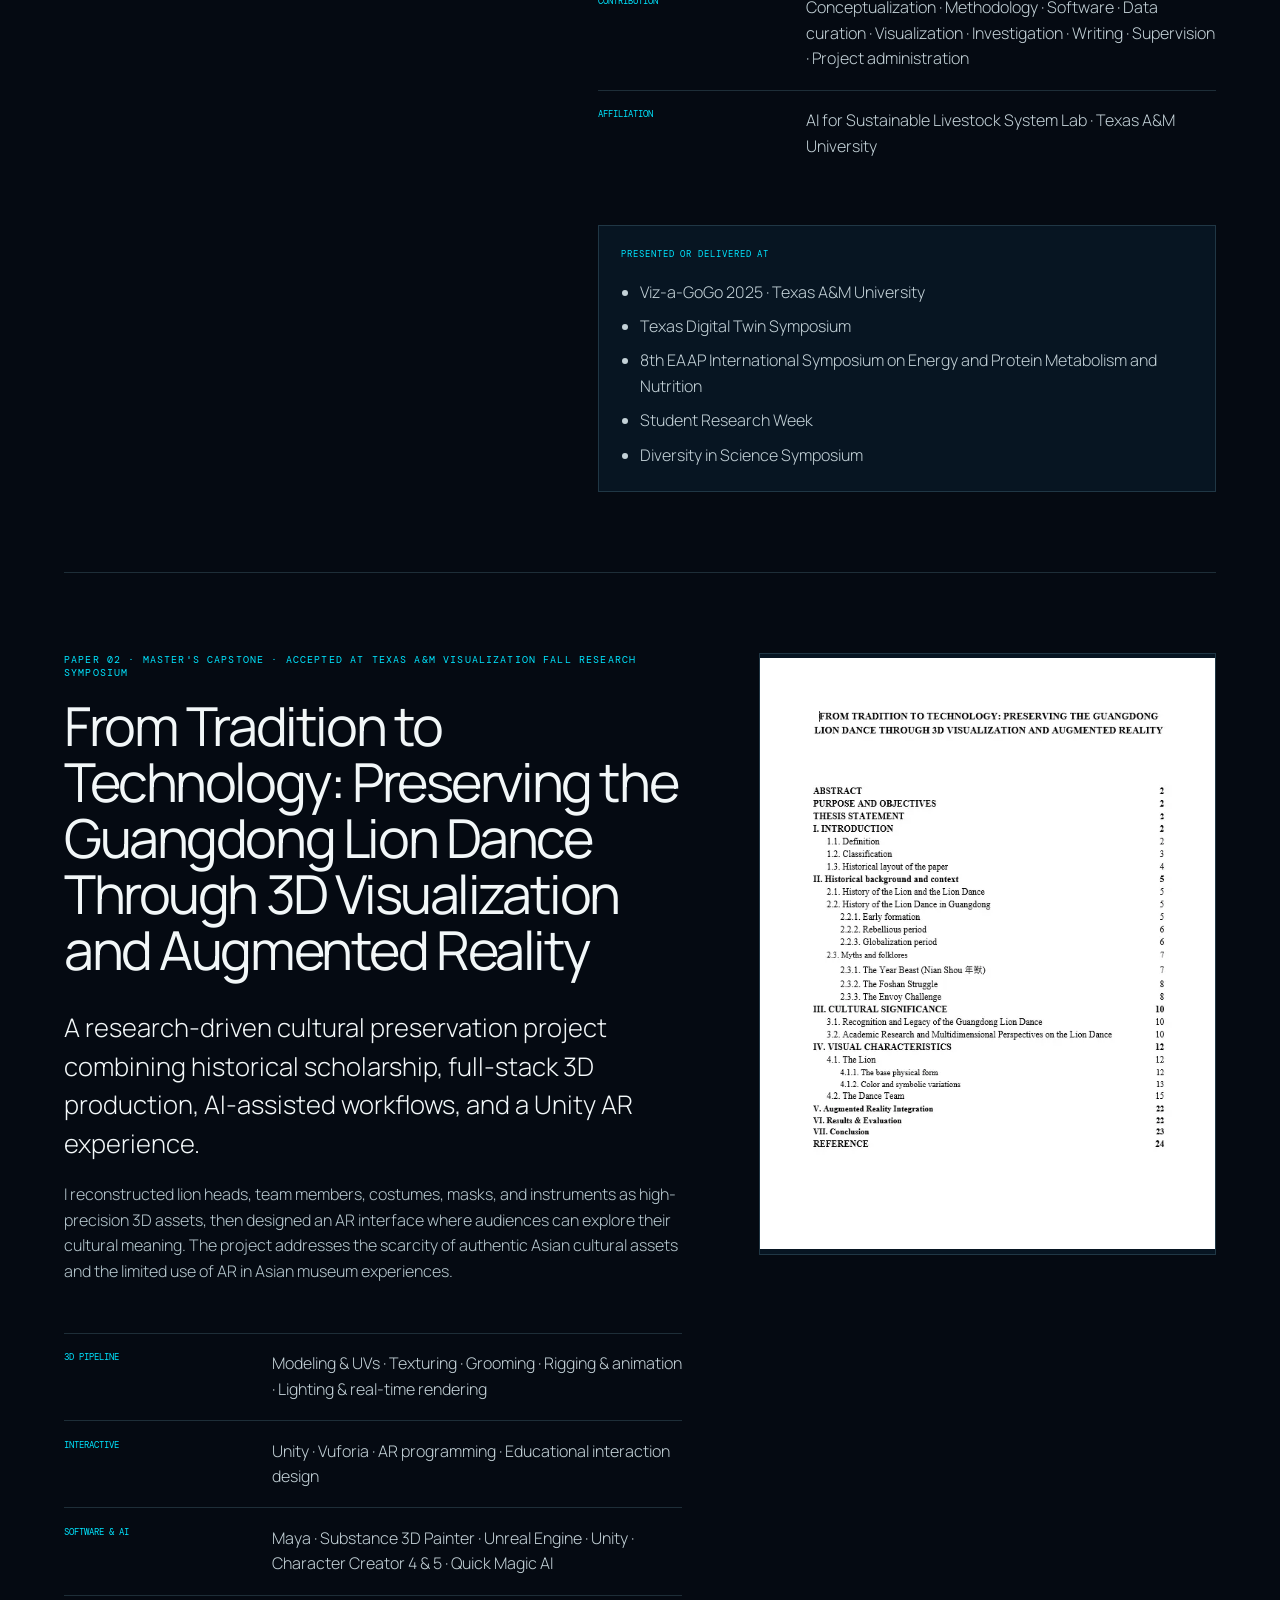
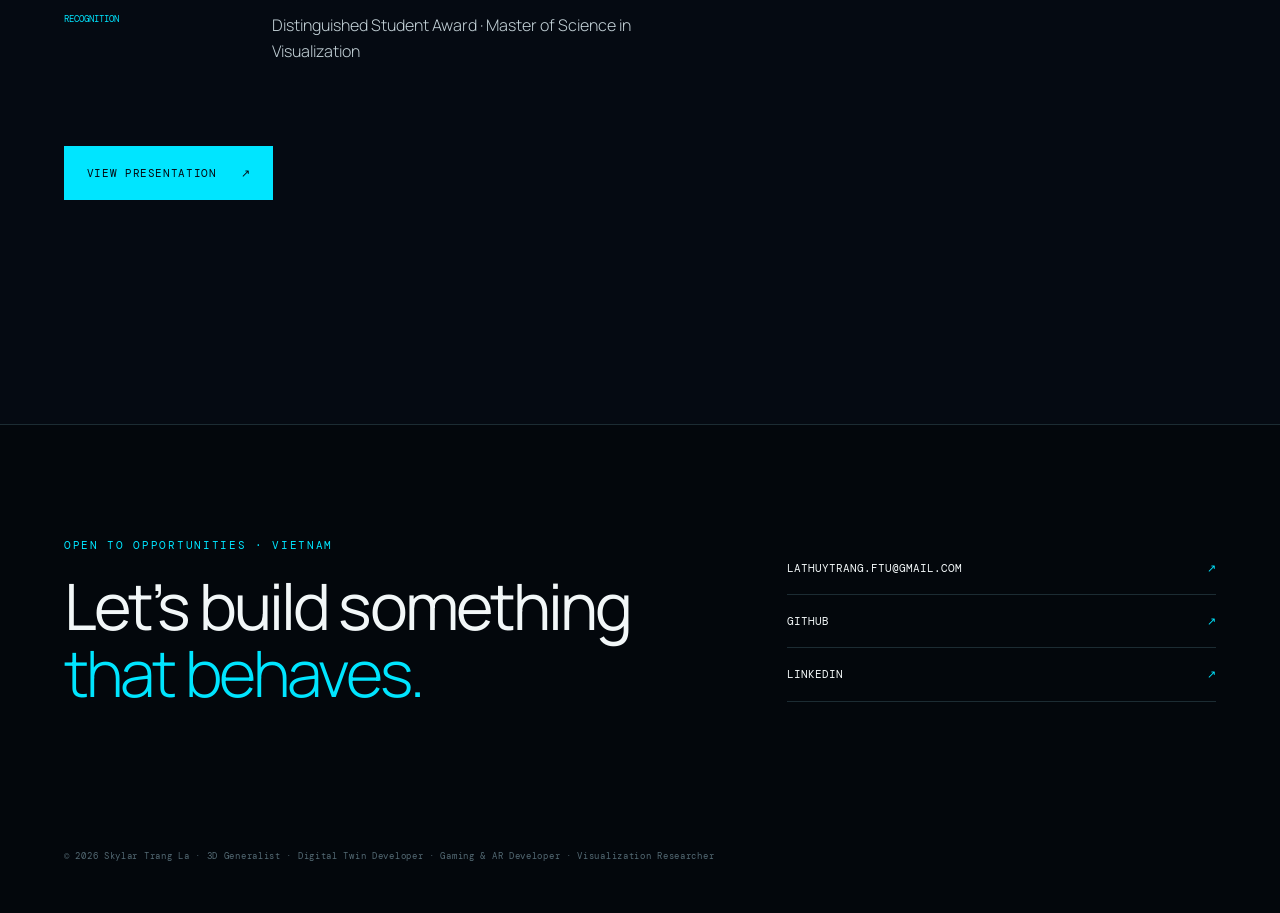
<file: research/index.html>
<!doctype html>
<html lang="en">
  <head>
    <meta charset="UTF-8" />
    <meta name="viewport" content="width=device-width, initial-scale=1.0" />
    <meta name="description" content="Research and publications by visualization researcher Skylar La." />
    <meta name="theme-color" content="#050a12" />
    <title>Research & Publications - Skylar La</title>
    <link rel="icon" href="/assets/favicon.svg" type="image/svg+xml" />
    <link rel="stylesheet" href="/assets/styles.css" />
    <script src="/assets/app.js" defer></script>
  </head>
  <body data-page="research"><div id="app"></div></body>
</html>
</file>
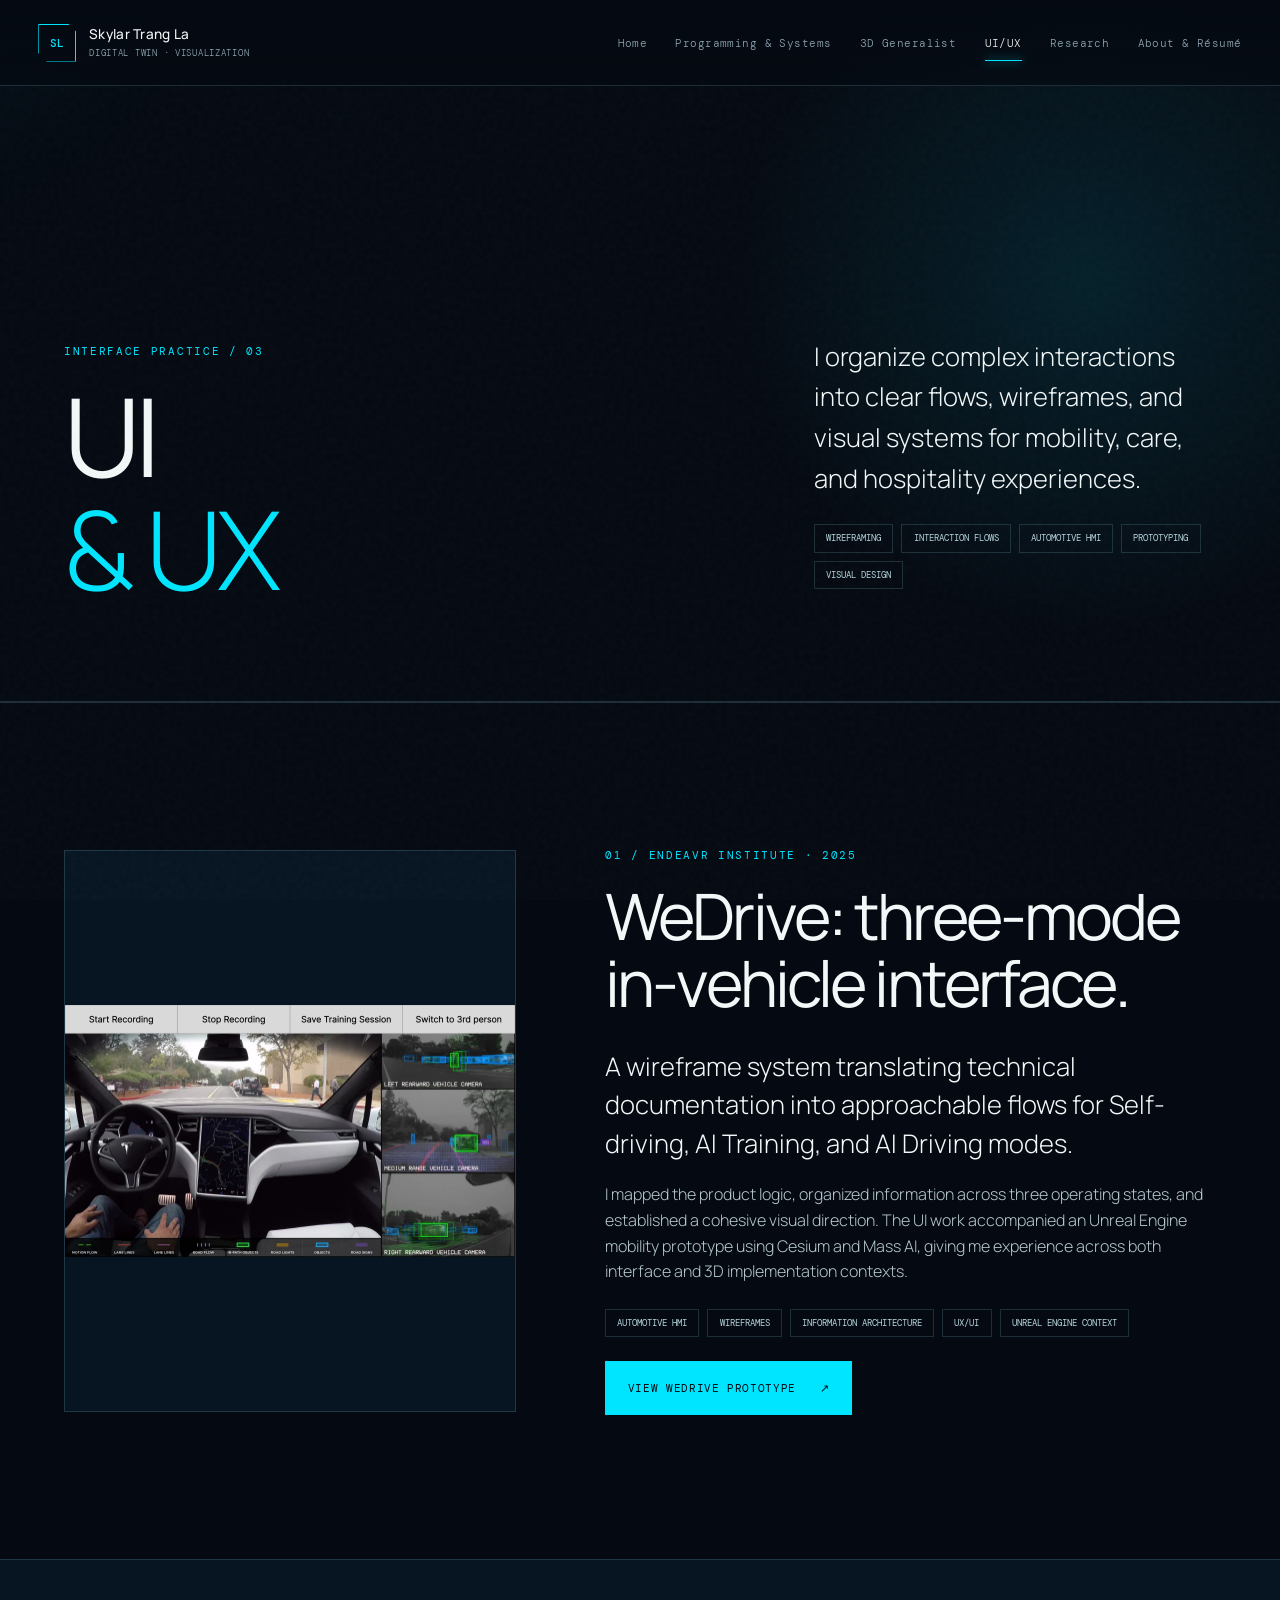
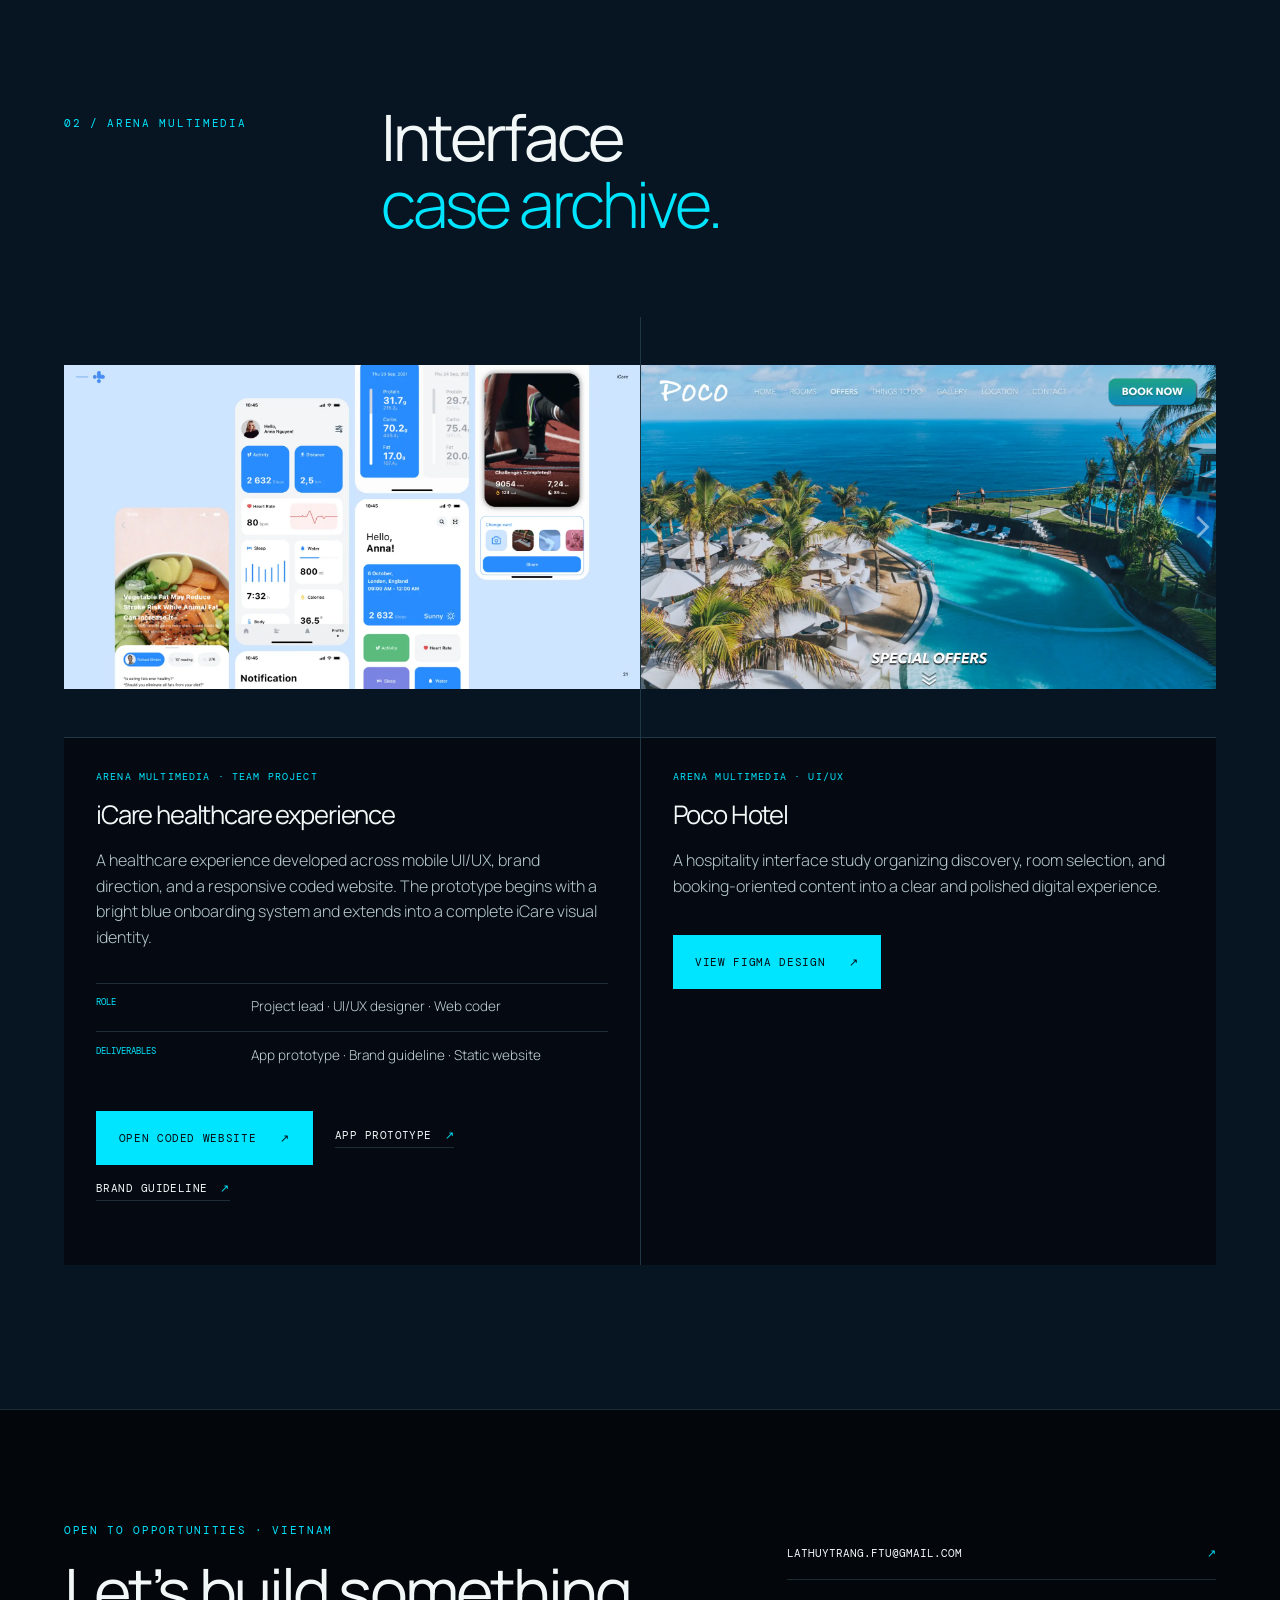
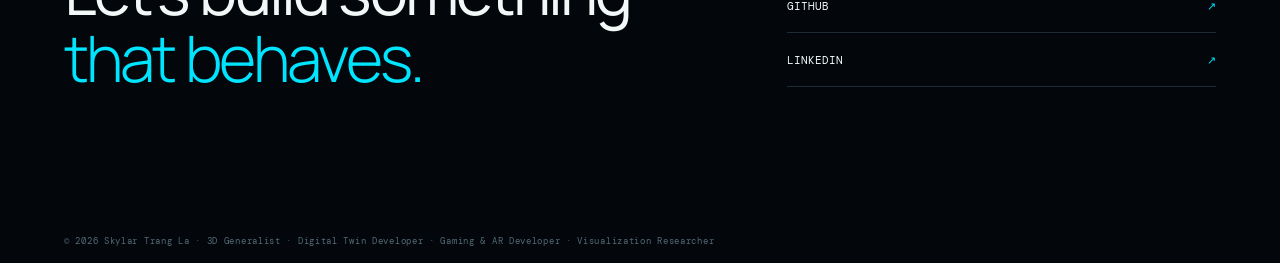
<file: ui-ux/index.html>
<!doctype html>
<html lang="en">
  <head>
    <meta charset="UTF-8" />
    <meta name="viewport" content="width=device-width, initial-scale=1.0" />
    <meta name="description" content="UI and UX portfolio by Skylar La - automotive HMI, care, and hospitality experiences." />
    <meta name="theme-color" content="#050a12" />
    <title>UI & UX - Skylar La</title>
    <link rel="icon" href="/assets/favicon.svg" type="image/svg+xml" />
    <link rel="stylesheet" href="/assets/styles.css" />
    <script src="/assets/app.js" defer></script>
  </head>
  <body data-page="ui-ux"><div id="app"></div></body>
</html>
</file>
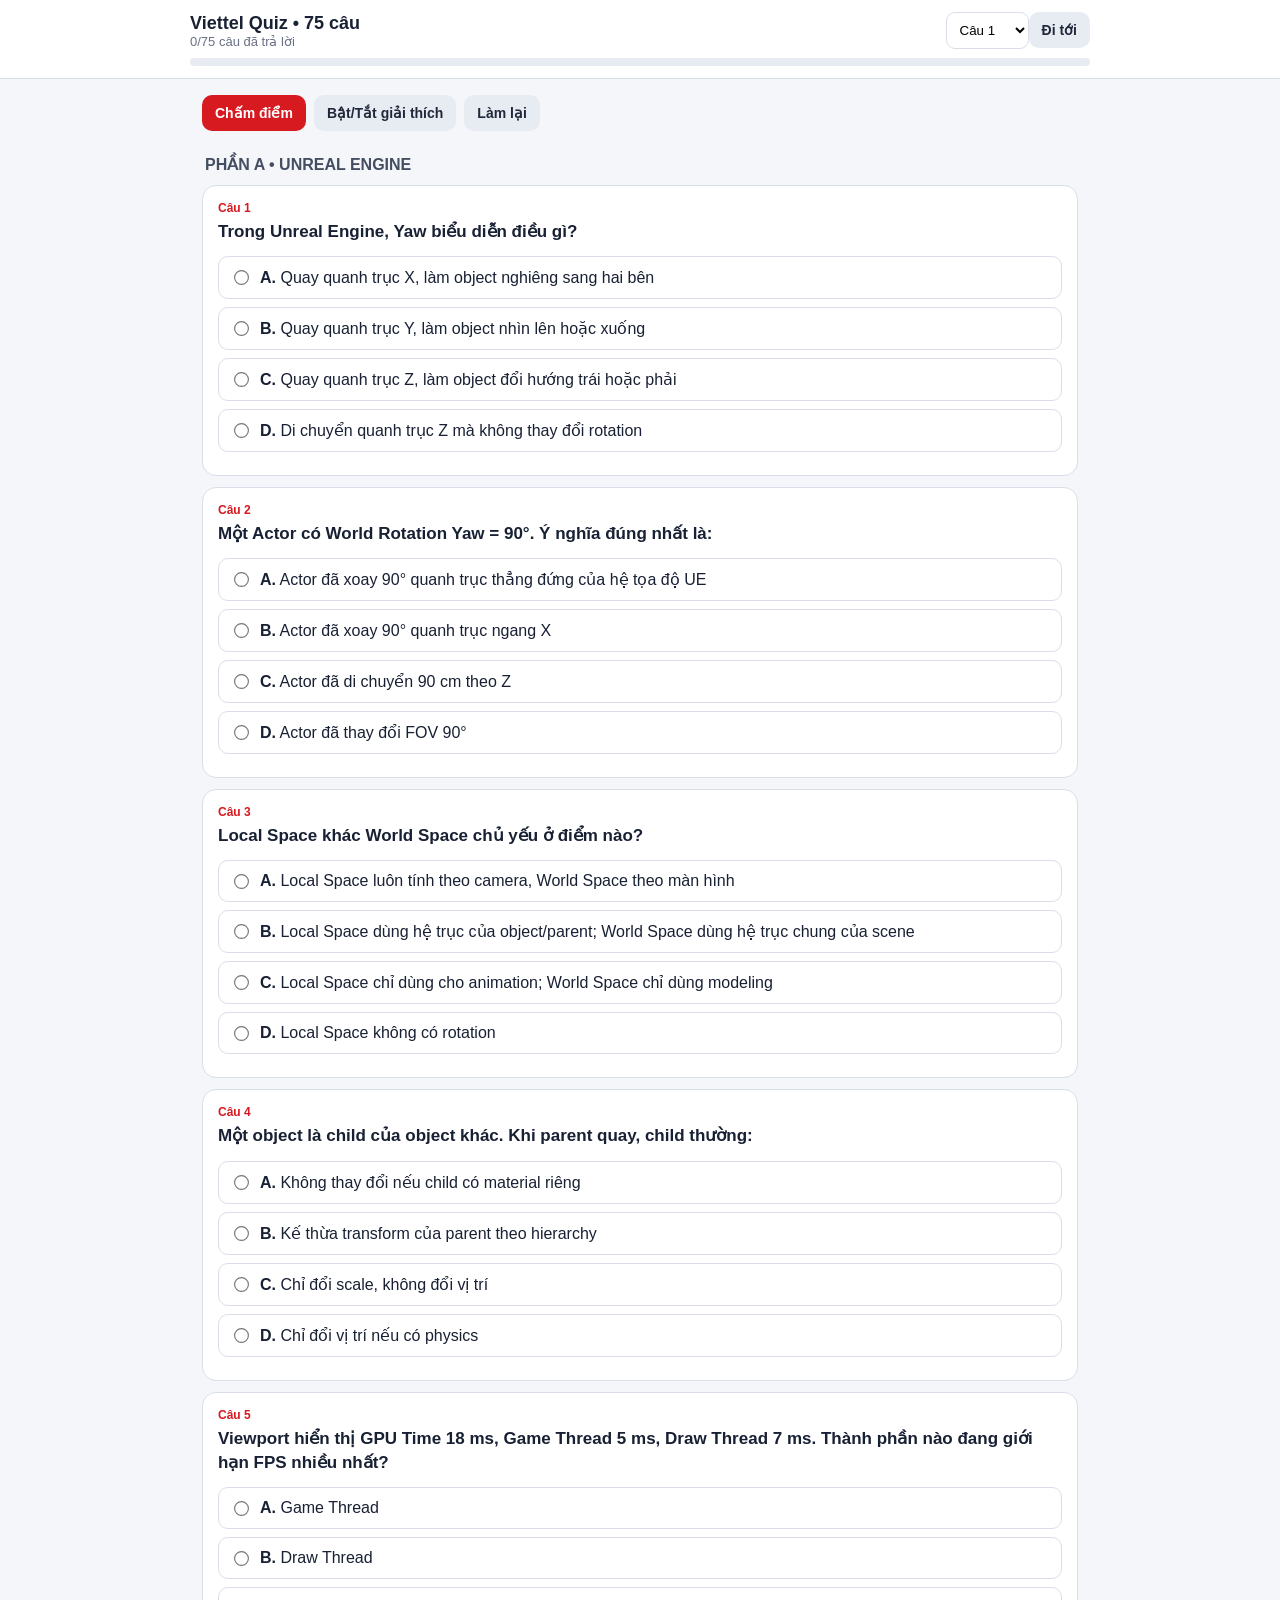
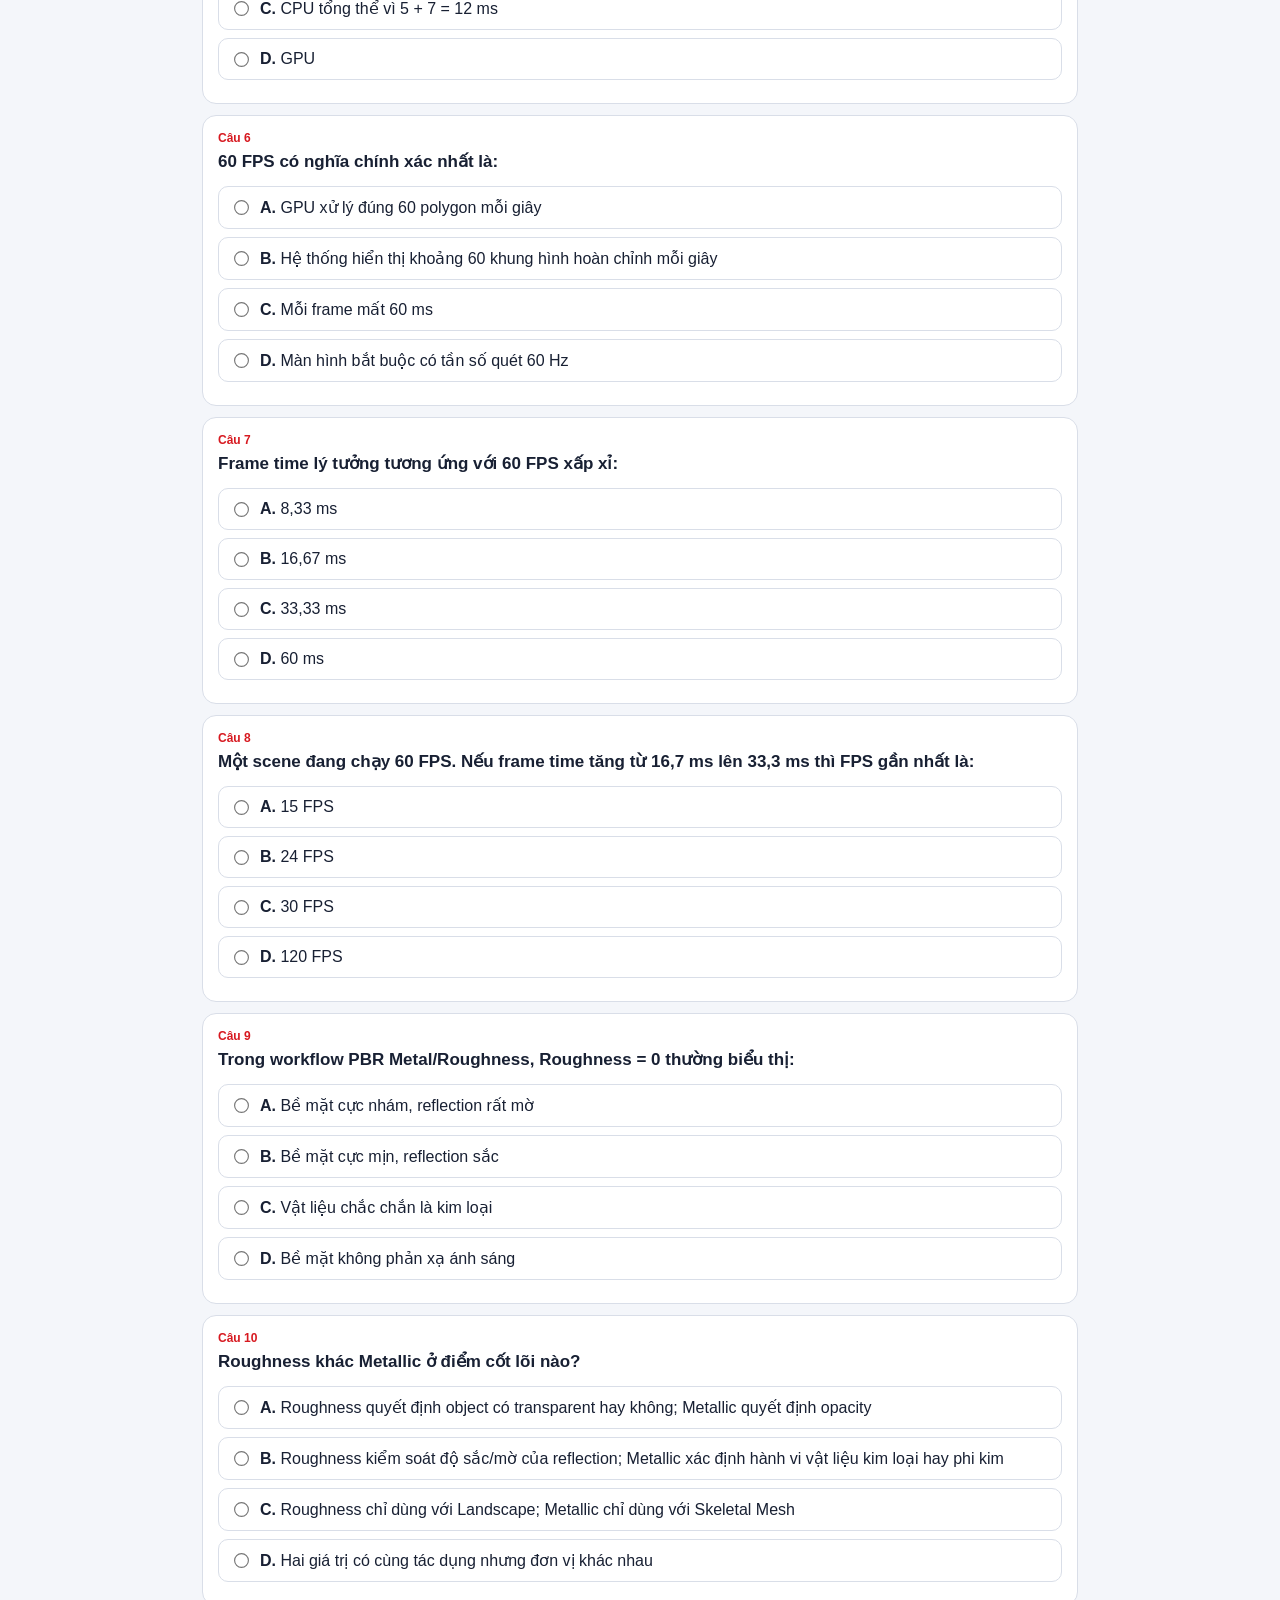
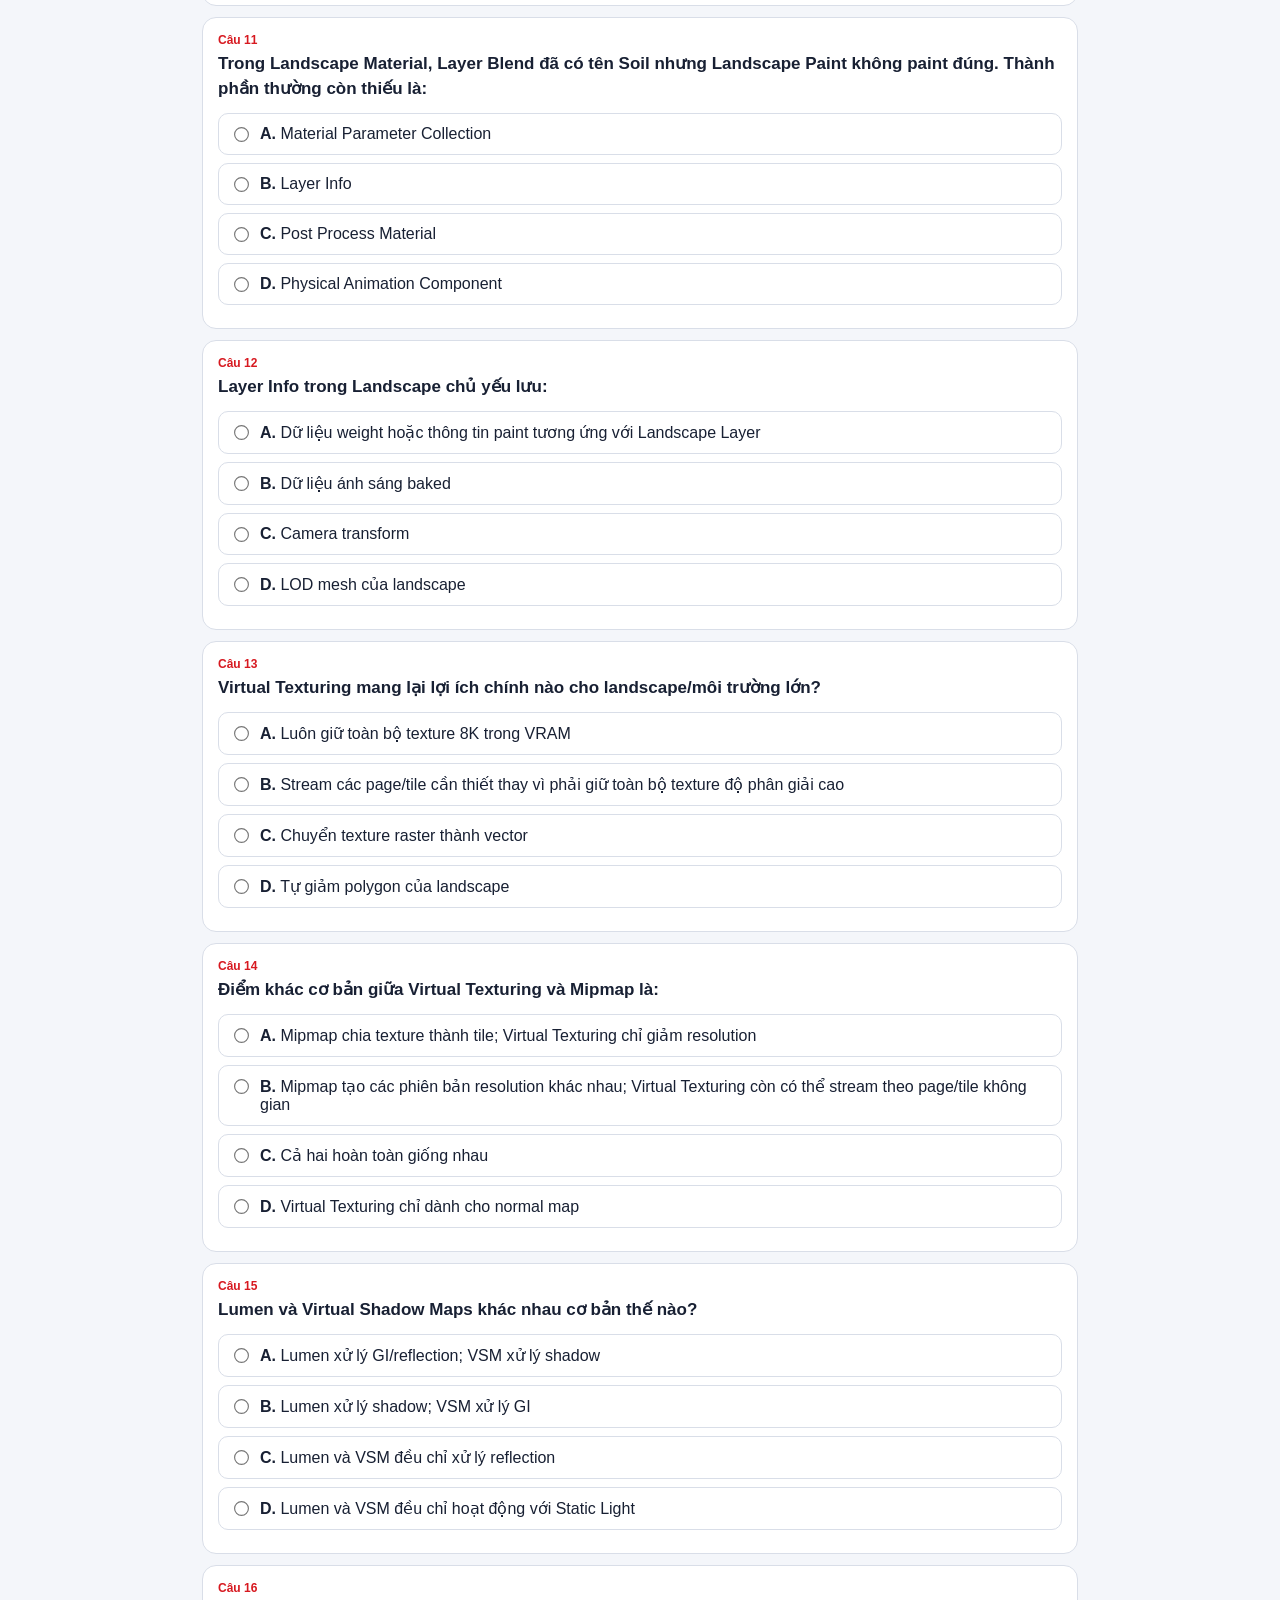
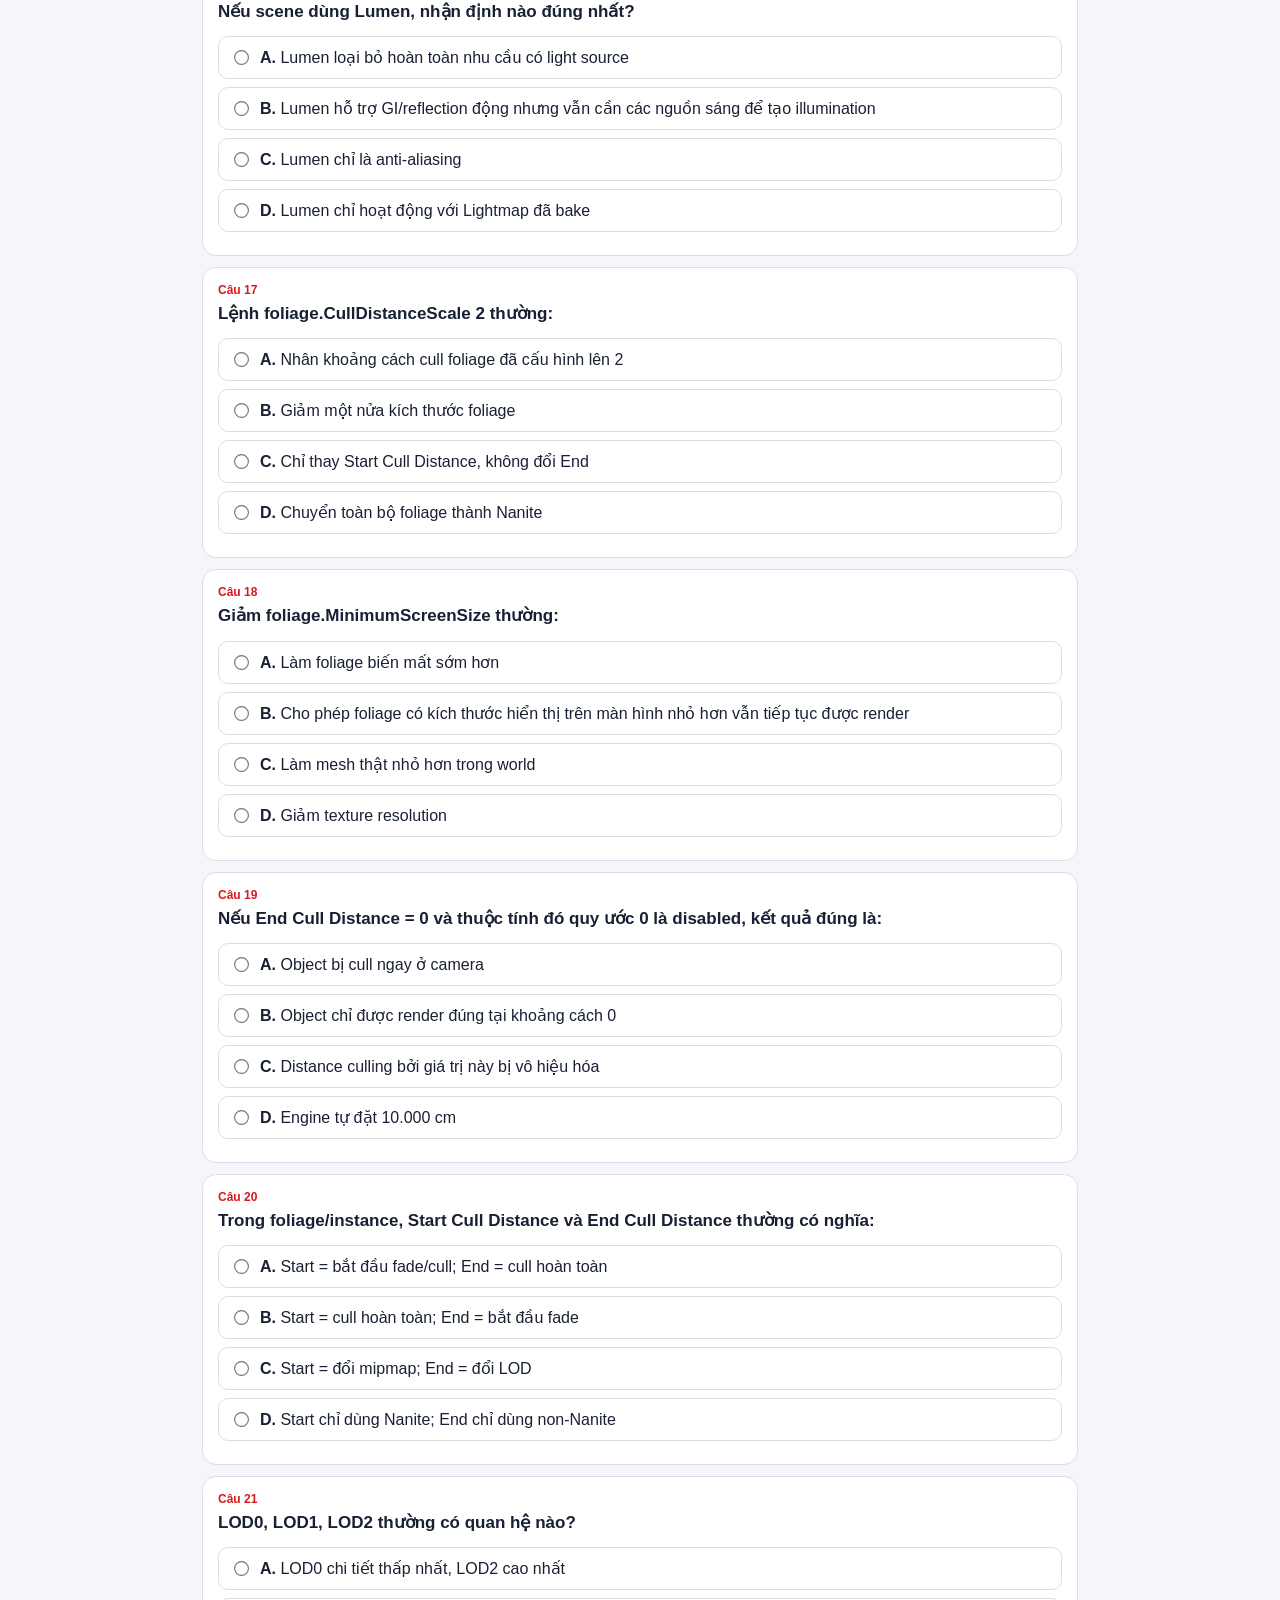
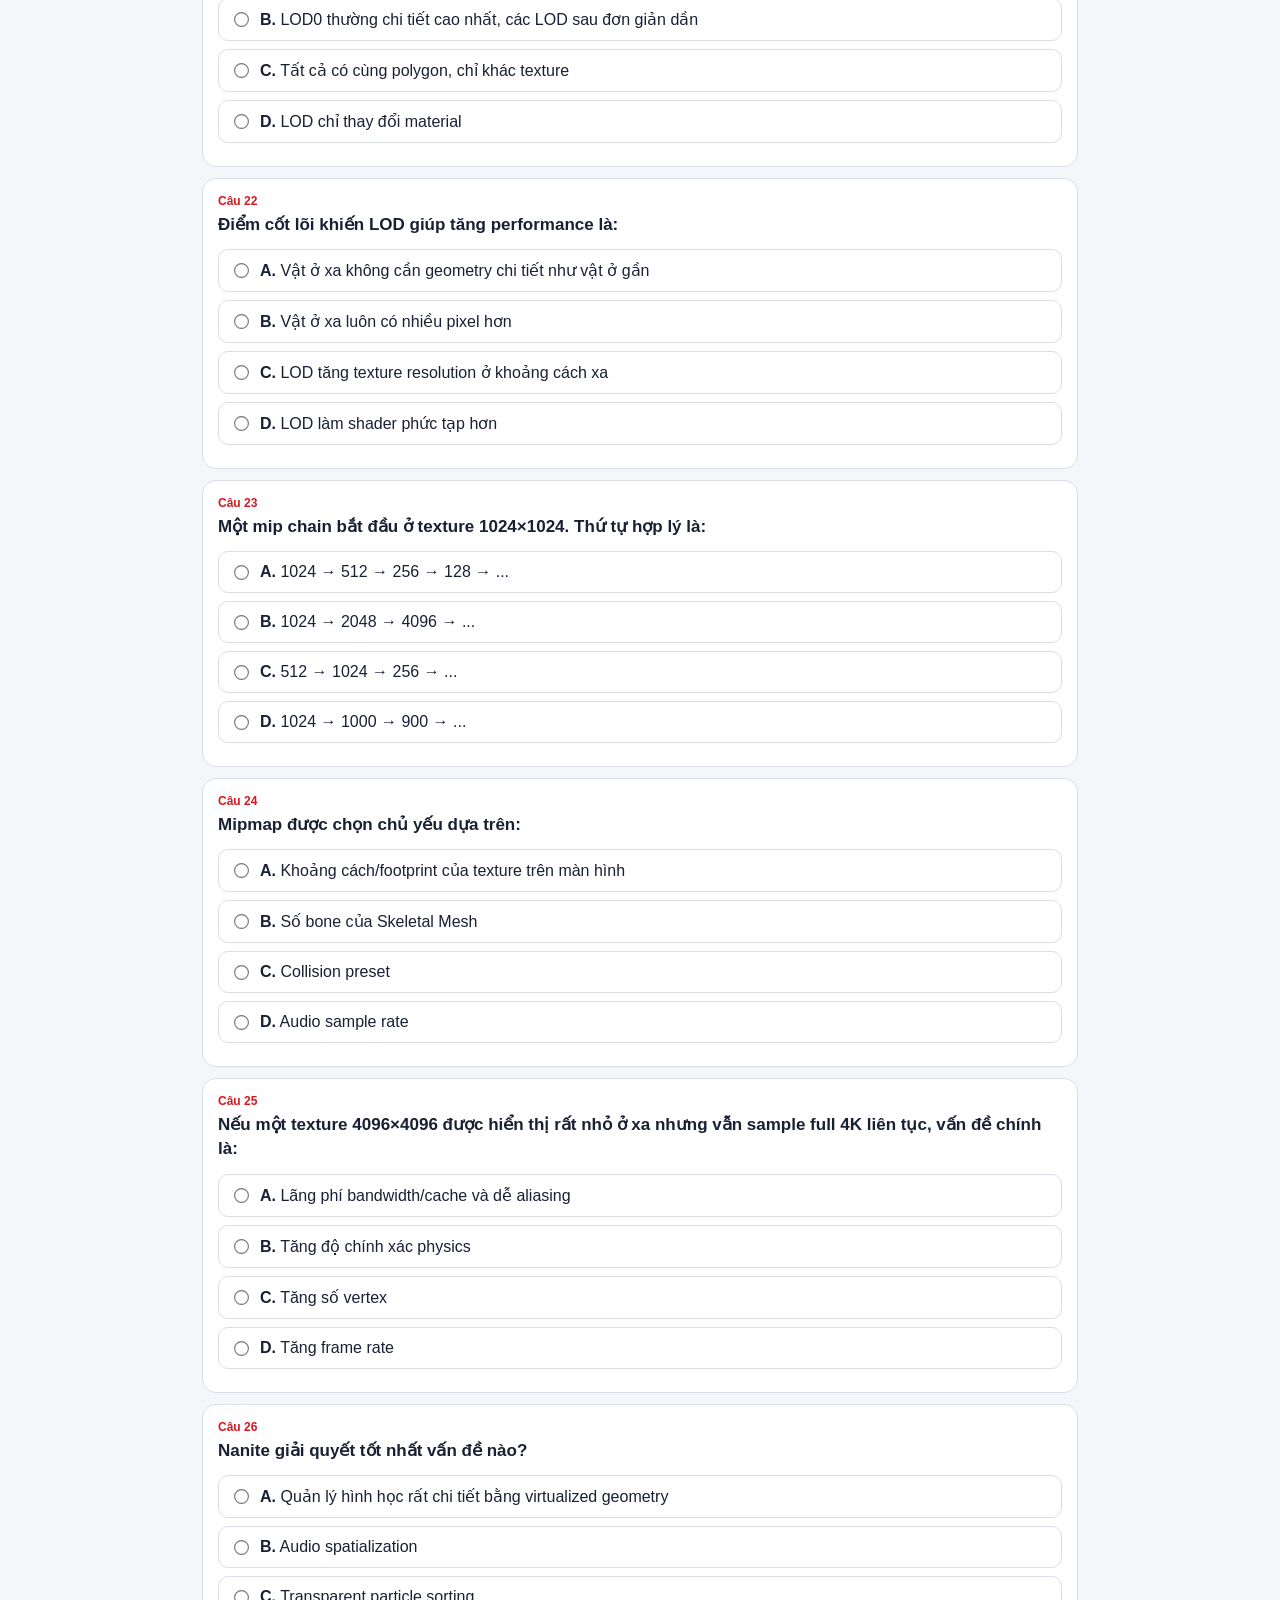
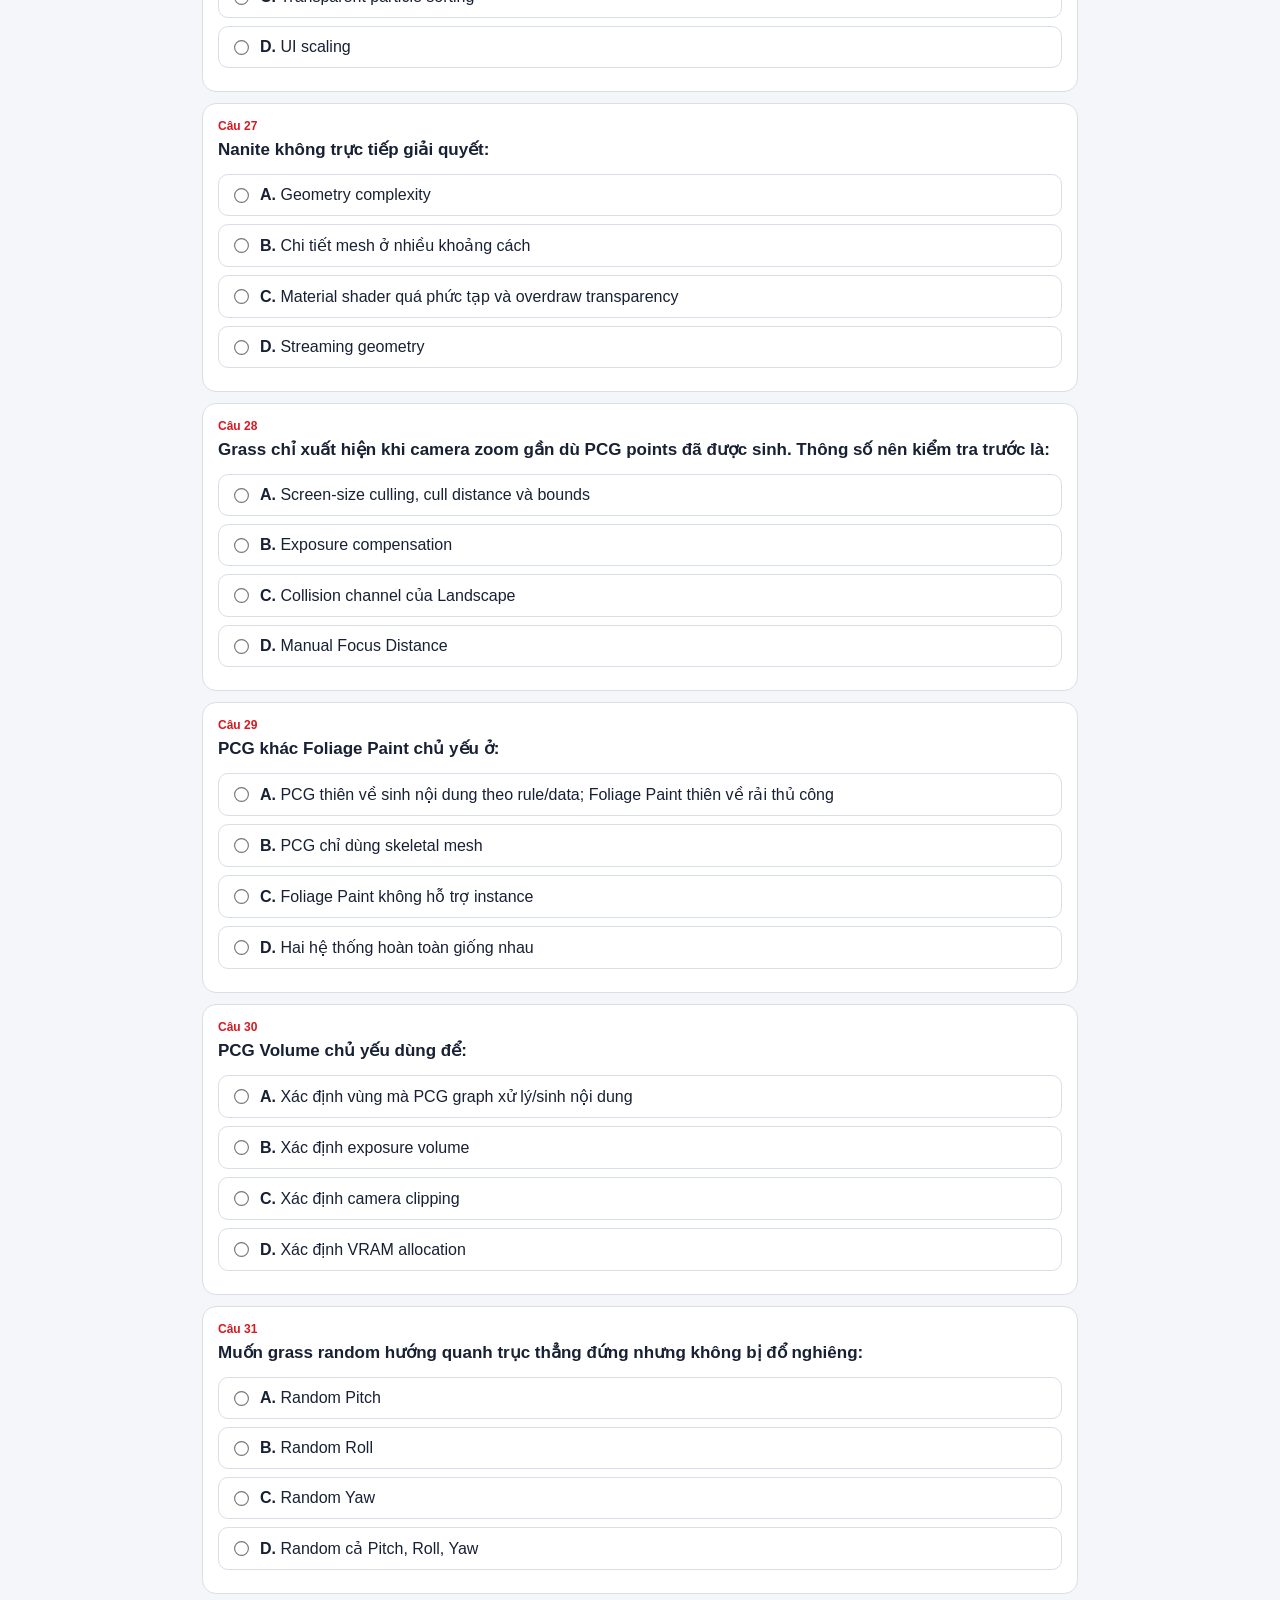
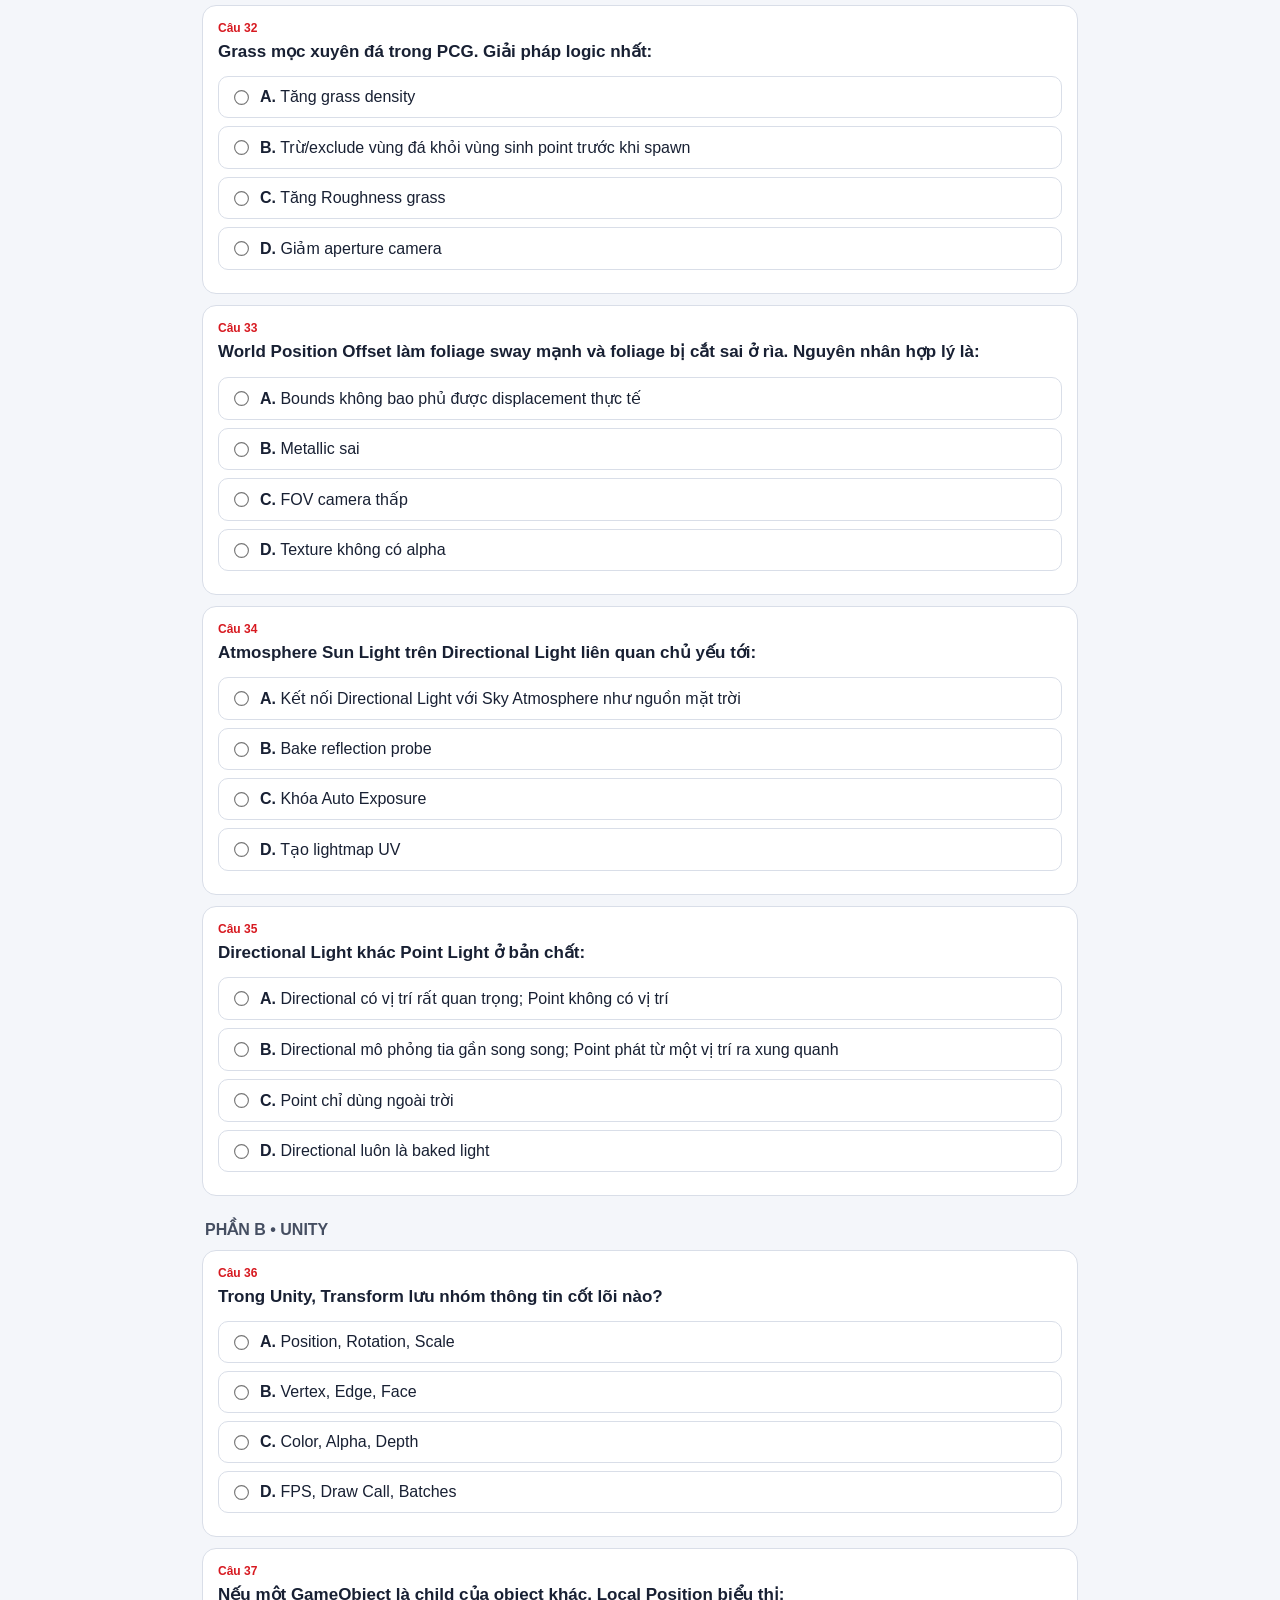
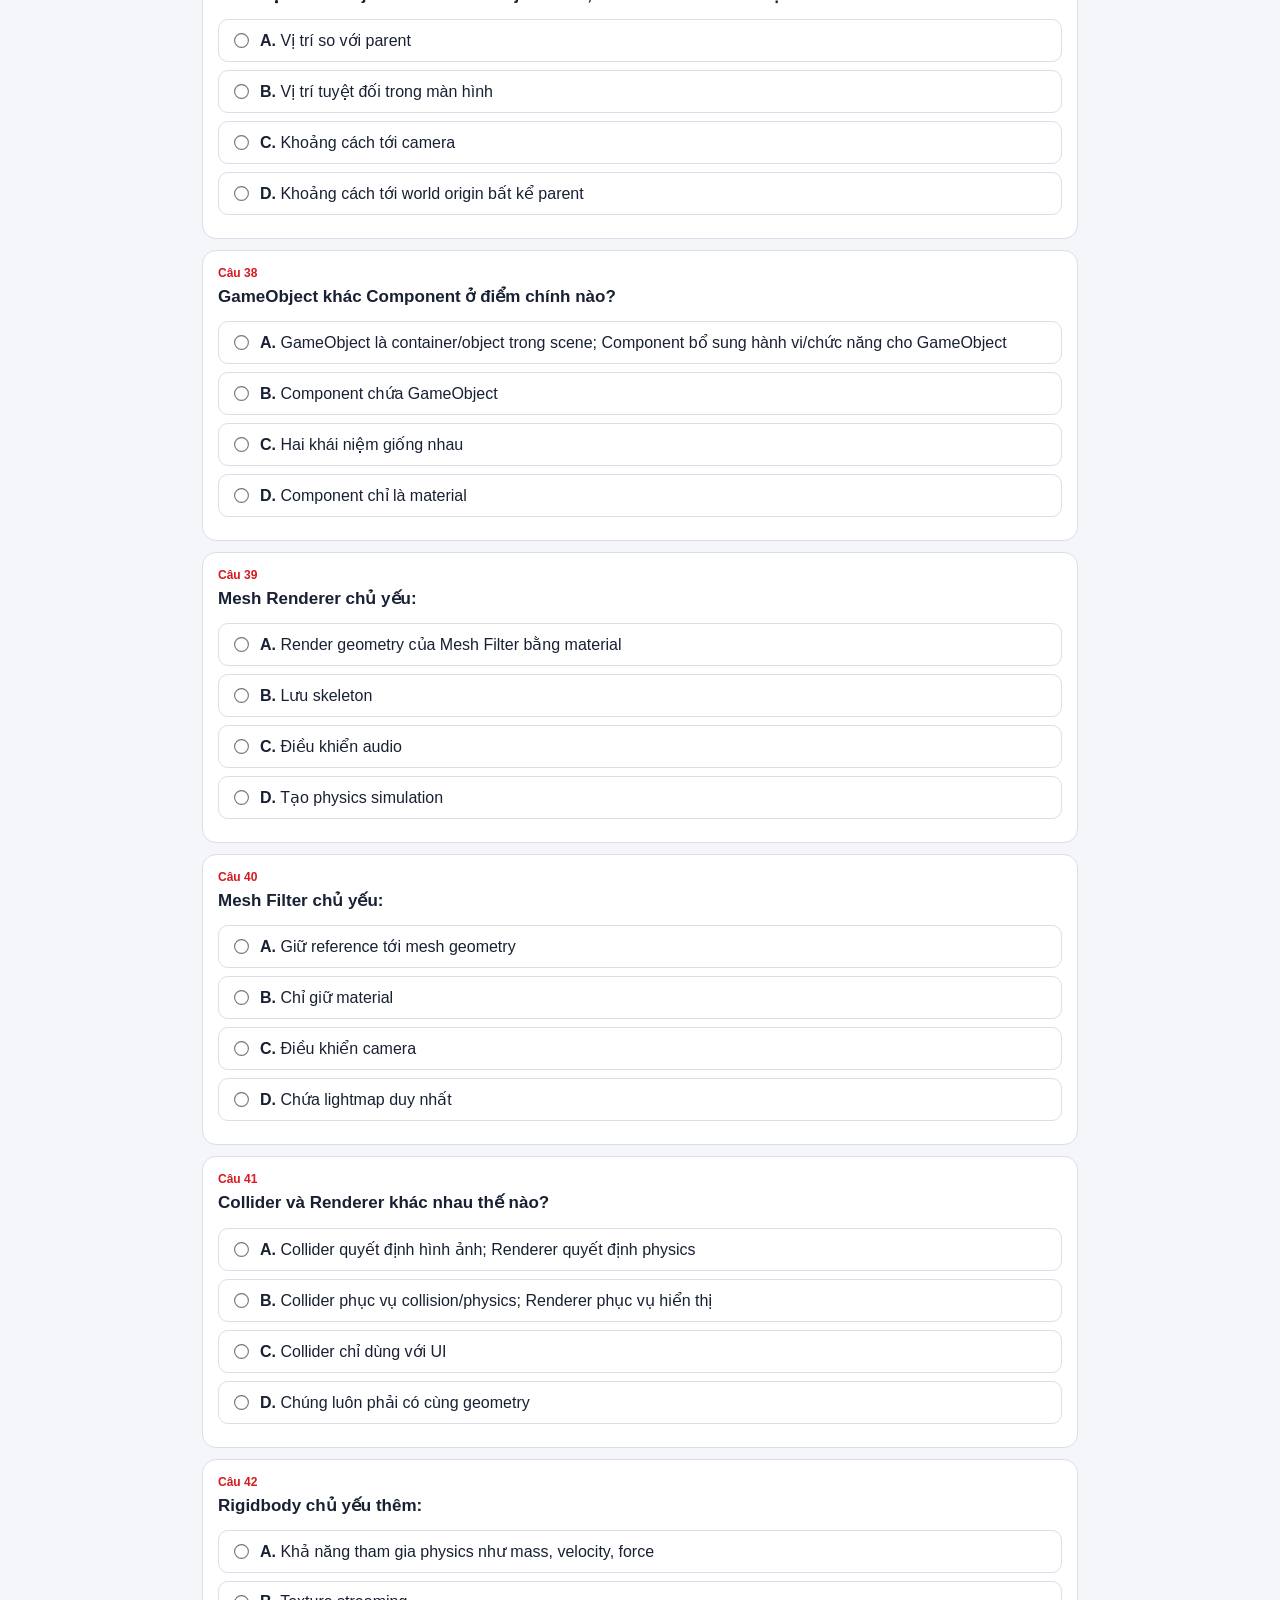
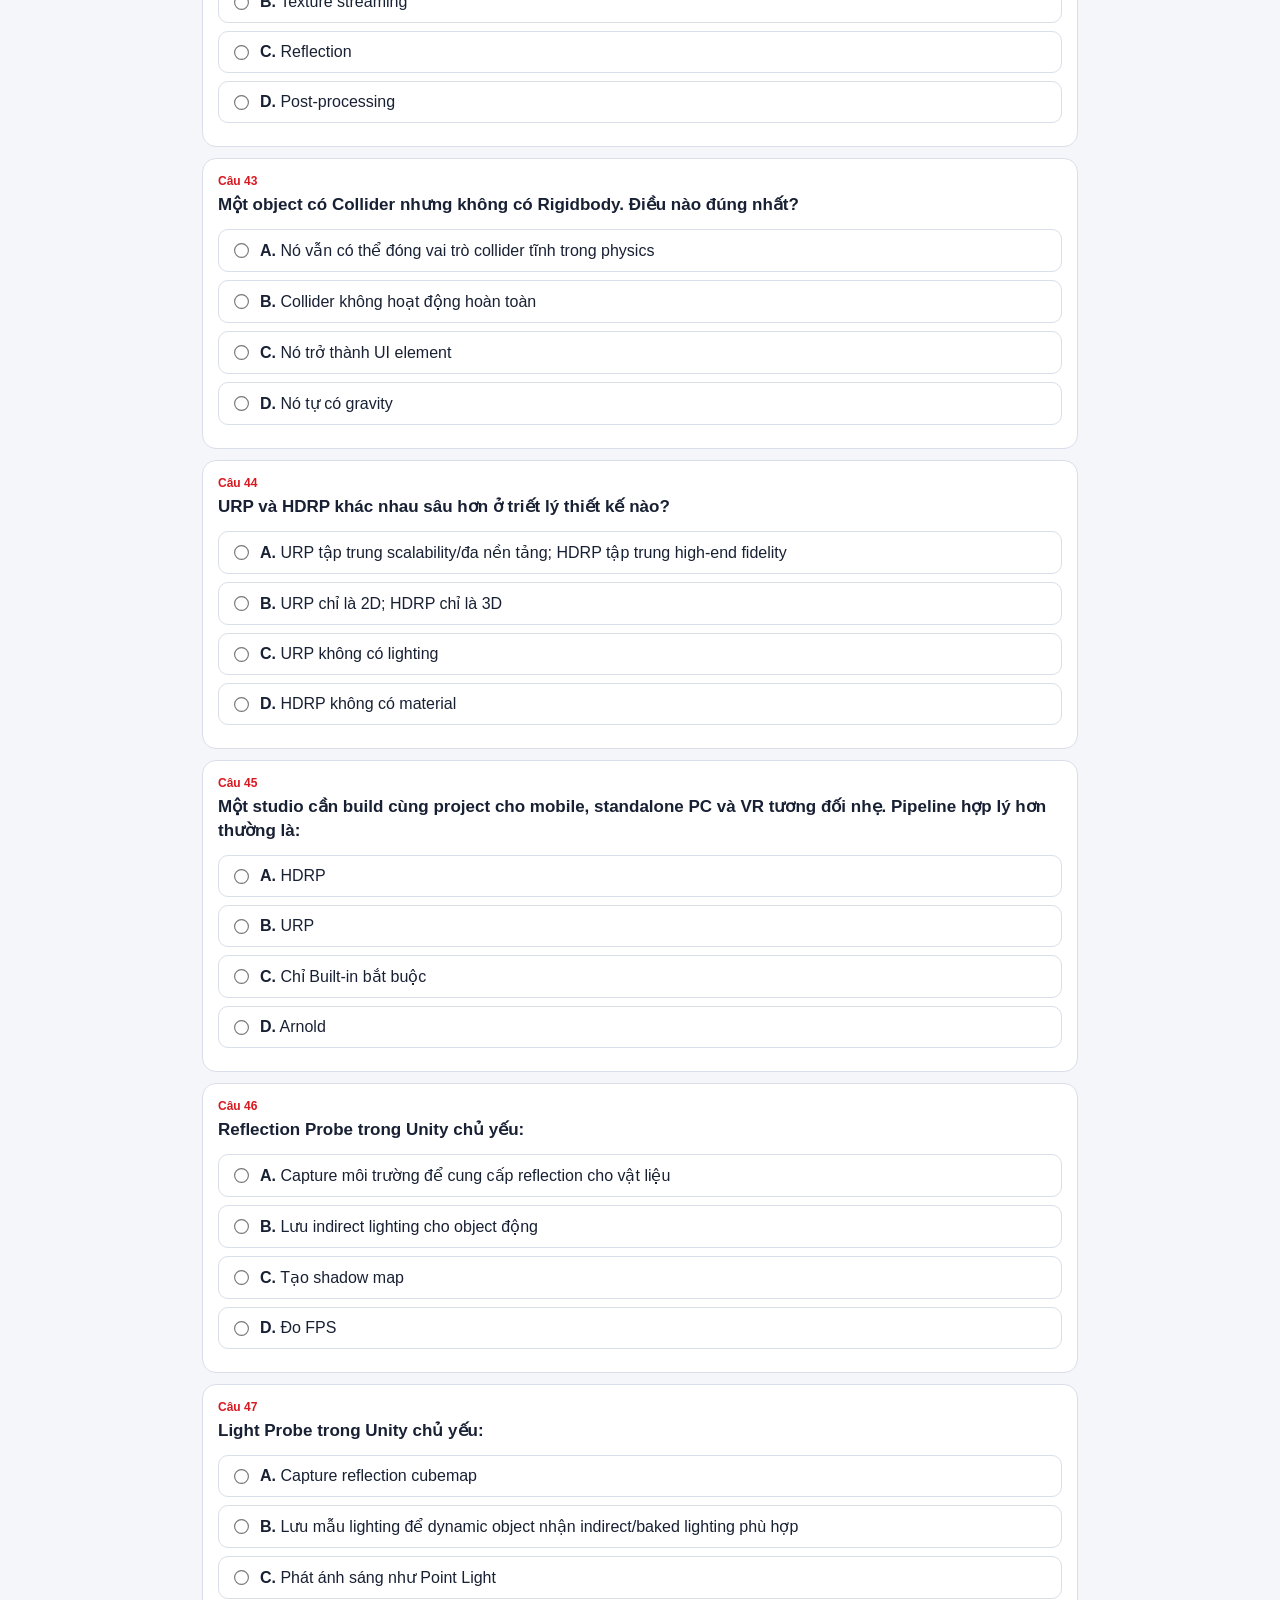
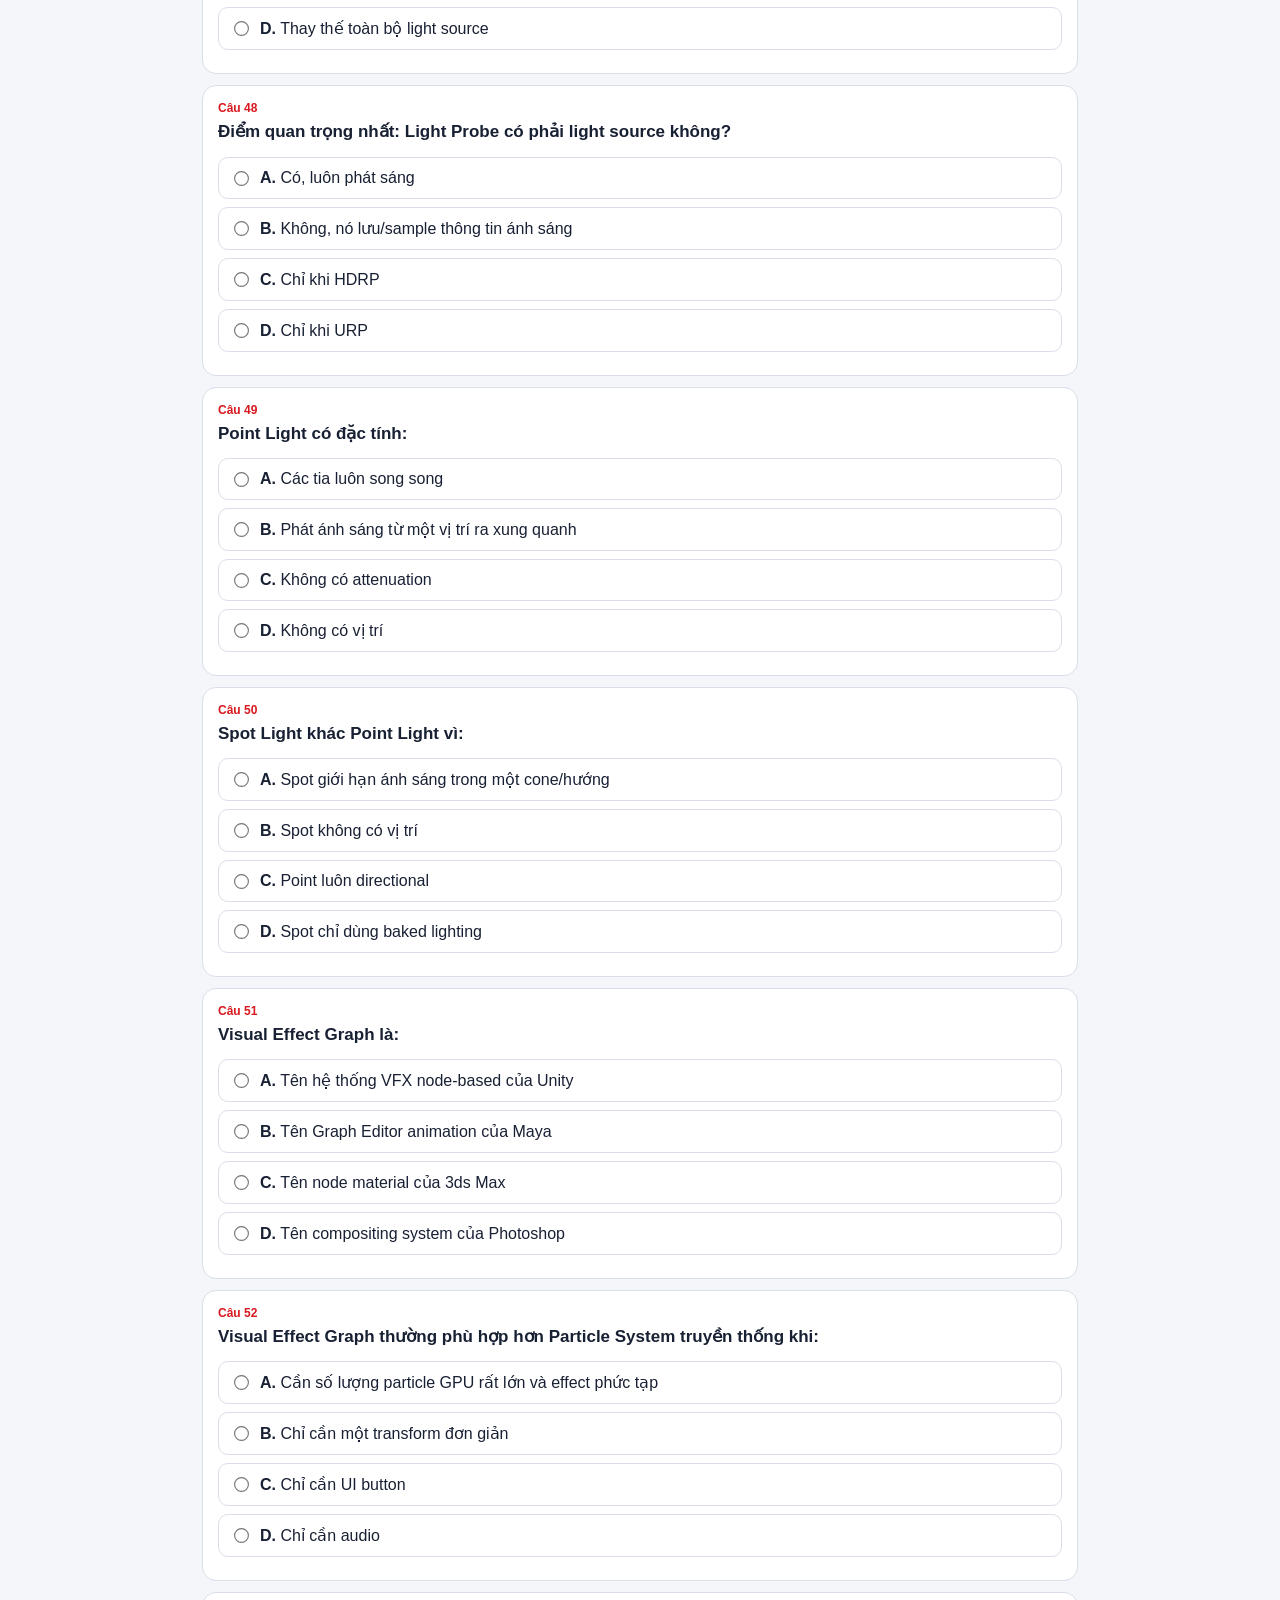
<file: viettel-quiz/index.html>
<!doctype html>
<html lang="vi">
<head>
<meta charset="utf-8">
<meta name="viewport" content="width=device-width,initial-scale=1,viewport-fit=cover">
<title>Viettel Quiz 75 câu</title>
<link rel="manifest" href="manifest.json">
<meta name="theme-color" content="#d71920">
<meta name="apple-mobile-web-app-capable" content="yes">
<meta name="apple-mobile-web-app-status-bar-style" content="default">
<meta name="apple-mobile-web-app-title" content="Viettel Quiz">
<style>
:root{--red:#d71920;--bg:#f4f6fa;--card:#fff;--text:#182033;--line:#d9dee8;--good:#16763c;--bad:#ba2d2d}
*{box-sizing:border-box} body{margin:0;font-family:-apple-system,BlinkMacSystemFont,"Segoe UI",Roboto,Arial,sans-serif;background:var(--bg);color:var(--text)}
header{position:sticky;top:0;background:#ffffffee;backdrop-filter:blur(10px);z-index:10;border-bottom:1px solid var(--line);padding:12px}
.header{max-width:900px;margin:auto;display:flex;justify-content:space-between;gap:10px;align-items:center}
h1{font-size:18px;margin:0}.muted{font-size:13px;color:#687084}.bar{max-width:900px;margin:9px auto 0;height:8px;background:#e8ebf1;border-radius:99px;overflow:hidden}.fill{height:100%;background:var(--red);width:0}
main{max-width:900px;margin:16px auto 90px;padding:0 12px}.tools{display:flex;gap:8px;flex-wrap:wrap;margin-bottom:12px}
button{border:0;border-radius:10px;padding:10px 13px;font-weight:800;font-size:14px}.primary{background:var(--red);color:#fff}.secondary{background:#e7ebf2;color:#20283a}
.section{font-weight:900;margin:24px 3px 8px;color:#454e61}.card{background:var(--card);border:1px solid var(--line);border-radius:14px;padding:15px;margin:11px 0}
.num{font-size:12px;color:var(--red);font-weight:900}.q{font-size:17px;font-weight:750;line-height:1.42;margin:5px 0 12px}
.option{display:flex;gap:9px;align-items:flex-start;border:1px solid var(--line);border-radius:10px;padding:11px;margin:8px 0}.option input{margin-top:3px;transform:scale(1.15)}
.option.correct{background:#eef9f1;border-color:#86c69b}.option.wrong{background:#fff0f0;border-color:#e6a0a0}
.exp{display:none;margin-top:10px;padding:10px 12px;border-radius:9px;background:#f1f3f7;border-left:4px solid #929aad;line-height:1.45}.exp.show{display:block}
.score{display:none;background:#111827;color:#fff;border-radius:14px;padding:18px;margin:12px 0}.score.show{display:block}.big{font-size:32px;font-weight:900}
select{padding:9px;border:1px solid var(--line);border-radius:9px;background:#fff}
@media(max-width:600px){.q{font-size:16px}h1{font-size:16px}button{font-size:13px;padding:9px 10px}}
</style>
</head>
<body>
<header>
<div class="header">
  <div><h1>Viettel Quiz • 75 câu</h1><div class="muted" id="status">0/75 câu đã trả lời</div></div>
  <div><select id="jump"></select><button class="secondary" onclick="jumpQ()">Đi tới</button></div>
</div>
<div class="bar"><div class="fill" id="fill"></div></div>
</header>
<main>
<div class="tools">
  <button class="primary" onclick="grade()">Chấm điểm</button>
  <button class="secondary" onclick="toggleExp()">Bật/Tắt giải thích</button>
  <button class="secondary" onclick="resetQuiz()">Làm lại</button>
</div>
<div id="score" class="score"></div>
<div id="quiz"></div>
</main>
<script>
const qs=[{"n":1,"q":"Trong Unreal Engine, Yaw biểu diễn điều gì?","opts":["Quay quanh trục X, làm object nghiêng sang hai bên","Quay quanh trục Y, làm object nhìn lên hoặc xuống","Quay quanh trục Z, làm object đổi hướng trái hoặc phải","Di chuyển quanh trục Z mà không thay đổi rotation"],"a":2,"exp":"Yaw là rotation quanh trục Z trong Unreal Engine, làm actor đổi hướng trái/phải."},{"n":2,"q":"Một Actor có World Rotation Yaw = 90°. Ý nghĩa đúng nhất là:","opts":["Actor đã xoay 90° quanh trục thẳng đứng của hệ tọa độ UE","Actor đã xoay 90° quanh trục ngang X","Actor đã di chuyển 90 cm theo Z","Actor đã thay đổi FOV 90°"],"a":0,"exp":"Yaw quay quanh trục Z, nên World Yaw = 90° là xoay 90° quanh trục thẳng đứng của world."},{"n":3,"q":"Local Space khác World Space chủ yếu ở điểm nào?","opts":["Local Space luôn tính theo camera, World Space theo màn hình","Local Space dùng hệ trục của object/parent; World Space dùng hệ trục chung của scene","Local Space chỉ dùng cho animation; World Space chỉ dùng modeling","Local Space không có rotation"],"a":1,"exp":"Local Space dùng hệ trục riêng hoặc tương đối với parent; World Space dùng hệ trục chung của toàn scene."},{"n":4,"q":"Một object là child của object khác. Khi parent quay, child thường:","opts":["Không thay đổi nếu child có material riêng","Kế thừa transform của parent theo hierarchy","Chỉ đổi scale, không đổi vị trí","Chỉ đổi vị trí nếu có physics"],"a":1,"exp":"Child kế thừa transform của parent theo hierarchy, nên parent quay thì child thay đổi theo."},{"n":5,"q":"Viewport hiển thị GPU Time 18 ms, Game Thread 5 ms, Draw Thread 7 ms. Thành phần nào đang giới hạn FPS nhiều nhất?","opts":["Game Thread","Draw Thread","CPU tổng thể vì 5 + 7 = 12 ms","GPU"],"a":3,"exp":"Thành phần có frame time lớn nhất thường là bottleneck. GPU 18 ms lớn nhất."},{"n":6,"q":"60 FPS có nghĩa chính xác nhất là:","opts":["GPU xử lý đúng 60 polygon mỗi giây","Hệ thống hiển thị khoảng 60 khung hình hoàn chỉnh mỗi giây","Mỗi frame mất 60 ms","Màn hình bắt buộc có tần số quét 60 Hz"],"a":1,"exp":"FPS = Frames Per Second. 60 FPS nghĩa là khoảng 60 khung hình mỗi giây."},{"n":7,"q":"Frame time lý tưởng tương ứng với 60 FPS xấp xỉ:","opts":["8,33 ms","16,67 ms","33,33 ms","60 ms"],"a":1,"exp":"1000 / 60 ≈ 16,67 ms mỗi frame."},{"n":8,"q":"Một scene đang chạy 60 FPS. Nếu frame time tăng từ 16,7 ms lên 33,3 ms thì FPS gần nhất là:","opts":["15 FPS","24 FPS","30 FPS","120 FPS"],"a":2,"exp":"1000 / 33,3 ≈ 30 FPS."},{"n":9,"q":"Trong workflow PBR Metal/Roughness, Roughness = 0 thường biểu thị:","opts":["Bề mặt cực nhám, reflection rất mờ","Bề mặt cực mịn, reflection sắc","Vật liệu chắc chắn là kim loại","Bề mặt không phản xạ ánh sáng"],"a":1,"exp":"Roughness thấp nghĩa là bề mặt vi mô mịn hơn, highlight hẹp và reflection sắc hơn."},{"n":10,"q":"Roughness khác Metallic ở điểm cốt lõi nào?","opts":["Roughness quyết định object có transparent hay không; Metallic quyết định opacity","Roughness kiểm soát độ sắc/mờ của reflection; Metallic xác định hành vi vật liệu kim loại hay phi kim","Roughness chỉ dùng với Landscape; Metallic chỉ dùng với Skeletal Mesh","Hai giá trị có cùng tác dụng nhưng đơn vị khác nhau"],"a":1,"exp":"Roughness mô tả độ nhám bề mặt; Metallic phân loại vật liệu theo hành vi kim loại/phi kim."},{"n":11,"q":"Trong Landscape Material, Layer Blend đã có tên Soil nhưng Landscape Paint không paint đúng. Thành phần thường còn thiếu là:","opts":["Material Parameter Collection","Layer Info","Post Process Material","Physical Animation Component"],"a":1,"exp":"Landscape Paint thường cần Layer Info tương ứng với layer trong Landscape Material."},{"n":12,"q":"Layer Info trong Landscape chủ yếu lưu:","opts":["Dữ liệu weight hoặc thông tin paint tương ứng với Landscape Layer","Dữ liệu ánh sáng baked","Camera transform","LOD mesh của landscape"],"a":0,"exp":"Layer Info lưu dữ liệu paint/weight của Landscape Layer."},{"n":13,"q":"Virtual Texturing mang lại lợi ích chính nào cho landscape/môi trường lớn?","opts":["Luôn giữ toàn bộ texture 8K trong VRAM","Stream các page/tile cần thiết thay vì phải giữ toàn bộ texture độ phân giải cao","Chuyển texture raster thành vector","Tự giảm polygon của landscape"],"a":1,"exp":"Virtual Texturing chia texture thành page/tile và chỉ stream phần cần thiết."},{"n":14,"q":"Điểm khác cơ bản giữa Virtual Texturing và Mipmap là:","opts":["Mipmap chia texture thành tile; Virtual Texturing chỉ giảm resolution","Mipmap tạo các phiên bản resolution khác nhau; Virtual Texturing còn có thể stream theo page/tile không gian","Cả hai hoàn toàn giống nhau","Virtual Texturing chỉ dành cho normal map"],"a":1,"exp":"Mipmap là chuỗi resolution giảm dần; Virtual Texturing còn chia dữ liệu theo page/tile để stream từng vùng."},{"n":15,"q":"Lumen và Virtual Shadow Maps khác nhau cơ bản thế nào?","opts":["Lumen xử lý GI/reflection; VSM xử lý shadow","Lumen xử lý shadow; VSM xử lý GI","Lumen và VSM đều chỉ xử lý reflection","Lumen và VSM đều chỉ hoạt động với Static Light"],"a":0,"exp":"Lumen xử lý Global Illumination/reflection; Virtual Shadow Maps xử lý shadow."},{"n":16,"q":"Nếu scene dùng Lumen, nhận định nào đúng nhất?","opts":["Lumen loại bỏ hoàn toàn nhu cầu có light source","Lumen hỗ trợ GI/reflection động nhưng vẫn cần các nguồn sáng để tạo illumination","Lumen chỉ là anti-aliasing","Lumen chỉ hoạt động với Lightmap đã bake"],"a":1,"exp":"Lumen không thay thế nguồn sáng. Nó tính GI/reflection dựa trên lighting trong scene."},{"n":17,"q":"Lệnh foliage.CullDistanceScale 2 thường:","opts":["Nhân khoảng cách cull foliage đã cấu hình lên 2","Giảm một nửa kích thước foliage","Chỉ thay Start Cull Distance, không đổi End","Chuyển toàn bộ foliage thành Nanite"],"a":0,"exp":"CullDistanceScale nhân hệ số vào khoảng cách cull đã cấu hình."},{"n":18,"q":"Giảm foliage.MinimumScreenSize thường:","opts":["Làm foliage biến mất sớm hơn","Cho phép foliage có kích thước hiển thị trên màn hình nhỏ hơn vẫn tiếp tục được render","Làm mesh thật nhỏ hơn trong world","Giảm texture resolution"],"a":1,"exp":"Ngưỡng nhỏ hơn làm instance rất nhỏ trên màn hình vẫn còn được render lâu hơn."},{"n":19,"q":"Nếu End Cull Distance = 0 và thuộc tính đó quy ước 0 là disabled, kết quả đúng là:","opts":["Object bị cull ngay ở camera","Object chỉ được render đúng tại khoảng cách 0","Distance culling bởi giá trị này bị vô hiệu hóa","Engine tự đặt 10.000 cm"],"a":2,"exp":"Theo quy ước của câu hỏi, 0 nghĩa là tắt giới hạn distance culling từ tham số này."},{"n":20,"q":"Trong foliage/instance, Start Cull Distance và End Cull Distance thường có nghĩa:","opts":["Start = bắt đầu fade/cull; End = cull hoàn toàn","Start = cull hoàn toàn; End = bắt đầu fade","Start = đổi mipmap; End = đổi LOD","Start chỉ dùng Nanite; End chỉ dùng non-Nanite"],"a":0,"exp":"Start là lúc bắt đầu fade/cull; End là lúc instance bị loại hoàn toàn."},{"n":21,"q":"LOD0, LOD1, LOD2 thường có quan hệ nào?","opts":["LOD0 chi tiết thấp nhất, LOD2 cao nhất","LOD0 thường chi tiết cao nhất, các LOD sau đơn giản dần","Tất cả có cùng polygon, chỉ khác texture","LOD chỉ thay đổi material"],"a":1,"exp":"LOD0 thường chi tiết nhất, LOD1/LOD2 giảm dần geometry complexity."},{"n":22,"q":"Điểm cốt lõi khiến LOD giúp tăng performance là:","opts":["Vật ở xa không cần geometry chi tiết như vật ở gần","Vật ở xa luôn có nhiều pixel hơn","LOD tăng texture resolution ở khoảng cách xa","LOD làm shader phức tạp hơn"],"a":0,"exp":"Vật ở xa chiếm ít pixel nên mesh chi tiết cao là lãng phí."},{"n":23,"q":"Một mip chain bắt đầu ở texture 1024×1024. Thứ tự hợp lý là:","opts":["1024 → 512 → 256 → 128 → ...","1024 → 2048 → 4096 → ...","512 → 1024 → 256 → ...","1024 → 1000 → 900 → ..."],"a":0,"exp":"Mip level thường giảm một nửa kích thước mỗi chiều."},{"n":24,"q":"Mipmap được chọn chủ yếu dựa trên:","opts":["Khoảng cách/footprint của texture trên màn hình","Số bone của Skeletal Mesh","Collision preset","Audio sample rate"],"a":0,"exp":"Renderer chọn mip theo footprint/sampling của texture trên màn hình."},{"n":25,"q":"Nếu một texture 4096×4096 được hiển thị rất nhỏ ở xa nhưng vẫn sample full 4K liên tục, vấn đề chính là:","opts":["Lãng phí bandwidth/cache và dễ aliasing","Tăng độ chính xác physics","Tăng số vertex","Tăng frame rate"],"a":0,"exp":"Mipmap giúp tránh lãng phí bandwidth/cache và giảm aliasing khi texture xuất hiện nhỏ."},{"n":26,"q":"Nanite giải quyết tốt nhất vấn đề nào?","opts":["Quản lý hình học rất chi tiết bằng virtualized geometry","Audio spatialization","Transparent particle sorting","UI scaling"],"a":0,"exp":"Nanite là hệ thống virtualized geometry cho mesh rất chi tiết."},{"n":27,"q":"Nanite không trực tiếp giải quyết:","opts":["Geometry complexity","Chi tiết mesh ở nhiều khoảng cách","Material shader quá phức tạp và overdraw transparency","Streaming geometry"],"a":2,"exp":"Nanite chủ yếu xử lý geometry, không tự sửa shader complexity hay transparency overdraw."},{"n":28,"q":"Grass chỉ xuất hiện khi camera zoom gần dù PCG points đã được sinh. Thông số nên kiểm tra trước là:","opts":["Screen-size culling, cull distance và bounds","Exposure compensation","Collision channel của Landscape","Manual Focus Distance"],"a":0,"exp":"Nếu points đã có nhưng mesh chỉ hiện khi gần, culling/bounds là nghi phạm đầu tiên."},{"n":29,"q":"PCG khác Foliage Paint chủ yếu ở:","opts":["PCG thiên về sinh nội dung theo rule/data; Foliage Paint thiên về rải thủ công","PCG chỉ dùng skeletal mesh","Foliage Paint không hỗ trợ instance","Hai hệ thống hoàn toàn giống nhau"],"a":0,"exp":"PCG là rule/data driven; Foliage Paint chủ yếu là workflow brush/manual."},{"n":30,"q":"PCG Volume chủ yếu dùng để:","opts":["Xác định vùng mà PCG graph xử lý/sinh nội dung","Xác định exposure volume","Xác định camera clipping","Xác định VRAM allocation"],"a":0,"exp":"PCG Volume xác định vùng không gian/dữ liệu mà graph hoạt động trên đó."},{"n":31,"q":"Muốn grass random hướng quanh trục thẳng đứng nhưng không bị đổ nghiêng:","opts":["Random Pitch","Random Roll","Random Yaw","Random cả Pitch, Roll, Yaw"],"a":2,"exp":"Trong UE, Yaw là rotation quanh trục Z thẳng đứng."},{"n":32,"q":"Grass mọc xuyên đá trong PCG. Giải pháp logic nhất:","opts":["Tăng grass density","Trừ/exclude vùng đá khỏi vùng sinh point trước khi spawn","Tăng Roughness grass","Giảm aperture camera"],"a":1,"exp":"Nên loại vùng đá khỏi dữ liệu sinh point trước Static Mesh Spawner."},{"n":33,"q":"World Position Offset làm foliage sway mạnh và foliage bị cắt sai ở rìa. Nguyên nhân hợp lý là:","opts":["Bounds không bao phủ được displacement thực tế","Metallic sai","FOV camera thấp","Texture không có alpha"],"a":0,"exp":"WPO có thể đẩy vertex ra khỏi bounds gốc và khiến culling sai."},{"n":34,"q":"Atmosphere Sun Light trên Directional Light liên quan chủ yếu tới:","opts":["Kết nối Directional Light với Sky Atmosphere như nguồn mặt trời","Bake reflection probe","Khóa Auto Exposure","Tạo lightmap UV"],"a":0,"exp":"Thuộc tính này cho phép Directional Light điều khiển nguồn mặt trời của Sky Atmosphere."},{"n":35,"q":"Directional Light khác Point Light ở bản chất:","opts":["Directional có vị trí rất quan trọng; Point không có vị trí","Directional mô phỏng tia gần song song; Point phát từ một vị trí ra xung quanh","Point chỉ dùng ngoài trời","Directional luôn là baked light"],"a":1,"exp":"Directional mô phỏng nguồn rất xa như mặt trời; Point phát từ một vị trí ra nhiều hướng."},{"n":36,"q":"Trong Unity, Transform lưu nhóm thông tin cốt lõi nào?","opts":["Position, Rotation, Scale","Vertex, Edge, Face","Color, Alpha, Depth","FPS, Draw Call, Batches"],"a":0,"exp":"Transform chứa Position, Rotation và Scale của GameObject."},{"n":37,"q":"Nếu một GameObject là child của object khác, Local Position biểu thị:","opts":["Vị trí so với parent","Vị trí tuyệt đối trong màn hình","Khoảng cách tới camera","Khoảng cách tới world origin bất kể parent"],"a":0,"exp":"Local Position là vị trí tương đối với Transform của parent."},{"n":38,"q":"GameObject khác Component ở điểm chính nào?","opts":["GameObject là container/object trong scene; Component bổ sung hành vi/chức năng cho GameObject","Component chứa GameObject","Hai khái niệm giống nhau","Component chỉ là material"],"a":0,"exp":"GameObject là thực thể; Component thêm chức năng như Renderer, Collider, Script..."},{"n":39,"q":"Mesh Renderer chủ yếu:","opts":["Render geometry của Mesh Filter bằng material","Lưu skeleton","Điều khiển audio","Tạo physics simulation"],"a":0,"exp":"Mesh Filter giữ mesh; Mesh Renderer hiển thị mesh với material."},{"n":40,"q":"Mesh Filter chủ yếu:","opts":["Giữ reference tới mesh geometry","Chỉ giữ material","Điều khiển camera","Chứa lightmap duy nhất"],"a":0,"exp":"Mesh Filter giữ reference đến Mesh asset/geometry."},{"n":41,"q":"Collider và Renderer khác nhau thế nào?","opts":["Collider quyết định hình ảnh; Renderer quyết định physics","Collider phục vụ collision/physics; Renderer phục vụ hiển thị","Collider chỉ dùng với UI","Chúng luôn phải có cùng geometry"],"a":1,"exp":"Collider dùng cho physics/collision; Renderer dùng để hiển thị."},{"n":42,"q":"Rigidbody chủ yếu thêm:","opts":["Khả năng tham gia physics như mass, velocity, force","Texture streaming","Reflection","Post-processing"],"a":0,"exp":"Rigidbody giúp object tham gia hệ physics."},{"n":43,"q":"Một object có Collider nhưng không có Rigidbody. Điều nào đúng nhất?","opts":["Nó vẫn có thể đóng vai trò collider tĩnh trong physics","Collider không hoạt động hoàn toàn","Nó trở thành UI element","Nó tự có gravity"],"a":0,"exp":"Collider có thể tồn tại như collider tĩnh mà không cần Rigidbody."},{"n":44,"q":"URP và HDRP khác nhau sâu hơn ở triết lý thiết kế nào?","opts":["URP tập trung scalability/đa nền tảng; HDRP tập trung high-end fidelity","URP chỉ là 2D; HDRP chỉ là 3D","URP không có lighting","HDRP không có material"],"a":0,"exp":"URP thiên về scalability/đa nền tảng; HDRP thiên về visual fidelity trên phần cứng mạnh."},{"n":45,"q":"Một studio cần build cùng project cho mobile, standalone PC và VR tương đối nhẹ. Pipeline hợp lý hơn thường là:","opts":["HDRP","URP","Chỉ Built-in bắt buộc","Arnold"],"a":1,"exp":"URP thường phù hợp hơn cho đa nền tảng và thiết bị hiệu năng hạn chế hơn."},{"n":46,"q":"Reflection Probe trong Unity chủ yếu:","opts":["Capture môi trường để cung cấp reflection cho vật liệu","Lưu indirect lighting cho object động","Tạo shadow map","Đo FPS"],"a":0,"exp":"Reflection Probe capture môi trường để tạo reflection data."},{"n":47,"q":"Light Probe trong Unity chủ yếu:","opts":["Capture reflection cubemap","Lưu mẫu lighting để dynamic object nhận indirect/baked lighting phù hợp","Phát ánh sáng như Point Light","Thay thế toàn bộ light source"],"a":1,"exp":"Light Probe lưu mẫu lighting để object động nhận indirect/baked lighting phù hợp."},{"n":48,"q":"Điểm quan trọng nhất: Light Probe có phải light source không?","opts":["Có, luôn phát sáng","Không, nó lưu/sample thông tin ánh sáng","Chỉ khi HDRP","Chỉ khi URP"],"a":1,"exp":"Light Probe không phát sáng; nó sample/lưu lighting."},{"n":49,"q":"Point Light có đặc tính:","opts":["Các tia luôn song song","Phát ánh sáng từ một vị trí ra xung quanh","Không có attenuation","Không có vị trí"],"a":1,"exp":"Point Light có vị trí và phát ra nhiều hướng, thường có attenuation."},{"n":50,"q":"Spot Light khác Point Light vì:","opts":["Spot giới hạn ánh sáng trong một cone/hướng","Spot không có vị trí","Point luôn directional","Spot chỉ dùng baked lighting"],"a":0,"exp":"Spot Light có hướng và cone; Point Light phát ra xung quanh."},{"n":51,"q":"Visual Effect Graph là:","opts":["Tên hệ thống VFX node-based của Unity","Tên Graph Editor animation của Maya","Tên node material của 3ds Max","Tên compositing system của Photoshop"],"a":0,"exp":"Visual Effect Graph/VFX Graph là tên riêng của hệ thống VFX node-based trong Unity."},{"n":52,"q":"Visual Effect Graph thường phù hợp hơn Particle System truyền thống khi:","opts":["Cần số lượng particle GPU rất lớn và effect phức tạp","Chỉ cần một transform đơn giản","Chỉ cần UI button","Chỉ cần audio"],"a":0,"exp":"VFX Graph phù hợp cho effect GPU lớn và phức tạp."},{"n":53,"q":"Shader Graph trong Unity khác VFX Graph ở:","opts":["Shader Graph xây shader/material; VFX Graph xây hệ thống visual effects/particles","Shader Graph chỉ dùng animation","VFX Graph chỉ dùng material","Hai hệ thống giống nhau"],"a":0,"exp":"Shader Graph xây shader/material; VFX Graph xây particle/VFX systems."},{"n":54,"q":"Prefab trong Unity về bản chất là:","opts":["Asset/template có thể tái sử dụng để tạo nhiều instance GameObject","File texture compression","Lightmap","Animation curve"],"a":0,"exp":"Prefab là template asset tái sử dụng cho GameObject/hierarchy/components."},{"n":55,"q":"Thay đổi Prefab asset gốc thường có lợi vì:","opts":["Có thể propagate thay đổi tới nhiều instance, tùy override","Mọi instance luôn bị xóa","Chỉ đổi collider","Chỉ đổi audio"],"a":0,"exp":"Prefab giúp propagate thay đổi tới nhiều instance, trừ những phần bị override."},{"n":56,"q":"Scene trong Unity chủ yếu chứa:","opts":["Tập hợp GameObject và trạng thái của một môi trường/level","Shader source duy nhất","Texture atlas","Audio mixer"],"a":0,"exp":"Scene là container cho GameObjects, lights, cameras và trạng thái level."},{"n":57,"q":"Occlusion Culling khác Frustum Culling:","opts":["Frustum loại object ngoài camera view; Occlusion loại object bị object khác che khuất","Cả hai chỉ dựa trên khoảng cách","Occlusion chỉ dùng texture","Frustum dựa vào lightmap"],"a":0,"exp":"Frustum loại vật ngoài vùng nhìn; Occlusion loại vật nằm trong vùng nhìn nhưng bị che."},{"n":58,"q":"Static Batching/Instancing có mục tiêu chung là:","opts":["Giảm render submission/draw-call overhead trong các trường hợp phù hợp","Tăng số mesh duy nhất","Tăng texture resolution","Tăng số light"],"a":0,"exp":"Mục tiêu chung là giảm overhead render submission/draw call khi phù hợp."},{"n":59,"q":"Một material transparent đè nhiều lớp lên nhau thường gây:","opts":["Overdraw cao","Ít pixel shader work hơn opaque","Giảm fill-rate cost","Không ảnh hưởng GPU"],"a":0,"exp":"Transparency thường tăng overdraw vì nhiều lớp pixel phải được blend."},{"n":60,"q":"VSync chủ yếu:","opts":["Đồng bộ việc trình frame với refresh của màn hình để giảm tearing","Tự tăng FPS vô hạn","Giảm texture memory","Tạo motion blur"],"a":0,"exp":"VSync đồng bộ frame presentation với refresh để giảm tearing."},{"n":61,"q":"RGB là mô hình màu:","opts":["Cộng ánh sáng","Trừ ánh sáng bằng mực","Chỉ dành cho in offset","Chỉ dành cho grayscale"],"a":0,"exp":"RGB là additive color model."},{"n":62,"q":"Trong mô hình RGB lý tưởng, Red + Green tạo:","opts":["Cyan","Yellow","Magenta","Black"],"a":1,"exp":"Red + Green = Yellow."},{"n":63,"q":"Trong RGB, Green + Blue tạo:","opts":["Cyan","Yellow","Magenta","White"],"a":0,"exp":"Green + Blue = Cyan."},{"n":64,"q":"Trong RGB, Red + Blue tạo:","opts":["Yellow","Cyan","Magenta","Green"],"a":2,"exp":"Red + Blue = Magenta."},{"n":65,"q":"Trong RGB, Red + Green + Blue ở cường độ tối đa tạo:","opts":["Black","Gray","White","CMYK Black"],"a":2,"exp":"RGB tối đa cộng lại thành White."},{"n":66,"q":"CMYK là mô hình màu:","opts":["Additive, thường dùng màn hình","Subtractive, thường dùng in ấn","Chỉ dùng HDR","Chỉ dùng video"],"a":1,"exp":"CMYK là subtractive color model, dùng chủ yếu trong in ấn."},{"n":67,"q":"Trong CMYK, chữ K đại diện cho:","opts":["Kelvin","Key/Black plate","Khaki","Kernel"],"a":1,"exp":"K là Key, thường là black plate/mực đen."},{"n":68,"q":"Tại sao CMYK có thêm K thay vì chỉ dùng Cyan, Magenta và Yellow để tạo đen?","opts":["Vì thực tế kết hợp CMY khó tạo màu đen sâu, ổn định và kinh tế như dùng mực đen riêng","Vì Cyan không thể in","Vì Magenta không trộn với Yellow","Vì K tạo alpha"],"a":0,"exp":"CMY thực tế khó cho đen sâu và ổn định; mực K cho đen sạch hơn và tiết kiệm mực."},{"n":69,"q":"Trong hệ màu bổ sung additive RGB, màu bổ sung của Red là:","opts":["Green","Blue","Cyan","Yellow"],"a":2,"exp":"Red bổ sung với Cyan."},{"n":70,"q":"Màu bổ sung của Blue trong mô hình RGB là:","opts":["Yellow","Magenta","Cyan","Red"],"a":0,"exp":"Blue bổ sung với Yellow."},{"n":71,"q":"Nếu thiết kế banner chỉ hiển thị trên màn hình điện thoại/web, color mode phù hợp nhất là:","opts":["CMYK","RGB","Duotone bắt buộc","Bitmap 1-bit"],"a":1,"exp":"Màn hình sử dụng RGB."},{"n":72,"q":"Nếu chuẩn bị artwork cho in offset thương mại, workflow màu thường ưu tiên:","opts":["RGB không cần chuyển đổi","CMYK/profile in phù hợp","Chỉ alpha","Chỉ Lab bắt buộc"],"a":1,"exp":"In offset thường dùng CMYK với profile in phù hợp."},{"n":73,"q":"Raster image khác vector ở điểm nào?","opts":["Raster dựa trên pixel; vector dựa trên path/hình học toán học","Raster scale vô hạn không mất nét","Vector luôn là ảnh chụp","Raster không có resolution"],"a":0,"exp":"Raster = pixel; vector = path/shape toán học."},{"n":74,"q":"Một logo cần phóng từ 5 cm lên biển quảng cáo 5 m mà vẫn sắc. Định dạng/loại dữ liệu phù hợp nhất:","opts":["JPEG 640×480","Vector","PNG 256×256","GIF"],"a":1,"exp":"Vector phù hợp vì scale lớn không phụ thuộc pixel resolution."},{"n":75,"q":"Trong thiết kế thị giác, contrast có tác dụng cốt lõi:","opts":["Làm mọi yếu tố giống nhau","Tạo khác biệt để tăng phân cấp và nhấn mạnh","Luôn làm màu tối hơn","Chỉ áp dụng cho typography"],"a":1,"exp":"Contrast tạo khác biệt để tăng emphasis, hierarchy và readability."}],letters=["A","B","C","D"];
let showAll=false;
function section(n){if(n===1)return"PHẦN A • UNREAL ENGINE";if(n===36)return"PHẦN B • UNITY";if(n===61)return"PHẦN C • 2D, MÀU SẮC, HÌNH ẢNH";return null}
function render(){const quiz=document.getElementById("quiz"),jump=document.getElementById("jump");quiz.innerHTML="";jump.innerHTML="";qs.forEach(x=>{const s=section(x.n);if(s){let d=document.createElement("div");d.className="section";d.textContent=s;quiz.appendChild(d)}let c=document.createElement("div");c.className="card";c.id="q"+x.n;c.innerHTML=`<div class="num">Câu ${x.n}</div><div class="q">${x.q}</div>`+x.opts.map((o,i)=>`<label class="option" data-q="${x.n}" data-i="${i}"><input type="radio" name="q${x.n}" value="${i}" onchange="save(${x.n},${i})"><span><b>${letters[i]}.</b> ${o}</span></label>`).join("")+`<div class="exp" id="e${x.n}"><b>Giải thích:</b> ${x.exp}</div>`;quiz.appendChild(c);let op=document.createElement("option");op.value=x.n;op.textContent="Câu "+x.n;jump.appendChild(op)});restore();progress()}
function save(n,i){localStorage.setItem("vt75_"+n,i);progress()}
function restore(){qs.forEach(x=>{let v=localStorage.getItem("vt75_"+x.n);if(v!==null){let r=document.querySelector(`input[name=q${x.n}][value="${v}"]`);if(r)r.checked=true}})}
function progress(){let n=qs.filter(x=>document.querySelector(`input[name=q${x.n}]:checked`)).length;document.getElementById("status").textContent=`${n}/75 câu đã trả lời`;document.getElementById("fill").style.width=(n/75*100)+"%"}
function grade(){let score=0,wrong=[];qs.forEach(x=>{let sel=document.querySelector(`input[name=q${x.n}]:checked`),labs=[...document.querySelectorAll(`.option[data-q="${x.n}"]`)];labs.forEach(l=>l.classList.remove("correct","wrong"));labs[x.a].classList.add("correct");if(sel){let i=+sel.value;if(i===x.a)score++;else{labs[i].classList.add("wrong");wrong.push(x.n)}}else wrong.push(x.n);document.getElementById("e"+x.n).classList.add("show")});let pct=Math.round(score/75*100),box=document.getElementById("score");box.classList.add("show");box.innerHTML=`<div class="big">${score}/75 • ${pct}%</div><div style="margin-top:8px">Sai/chưa trả lời: ${wrong.length?wrong.join(", "):"Không có 🎯"}</div>`;window.scrollTo({top:0,behavior:"smooth"})}
function toggleExp(){showAll=!showAll;document.querySelectorAll(".exp").forEach(e=>e.classList.toggle("show",showAll))}
function resetQuiz(){if(!confirm("Xóa toàn bộ câu trả lời và làm lại?"))return;qs.forEach(x=>localStorage.removeItem("vt75_"+x.n));document.getElementById("score").classList.remove("show");render()}
function jumpQ(){document.getElementById("q"+document.getElementById("jump").value).scrollIntoView({behavior:"smooth",block:"start"})}
render();
if('serviceWorker' in navigator){window.addEventListener('load',()=>navigator.serviceWorker.register('sw.js').catch(()=>{}));}
</script>
</body>
</html>
</file>
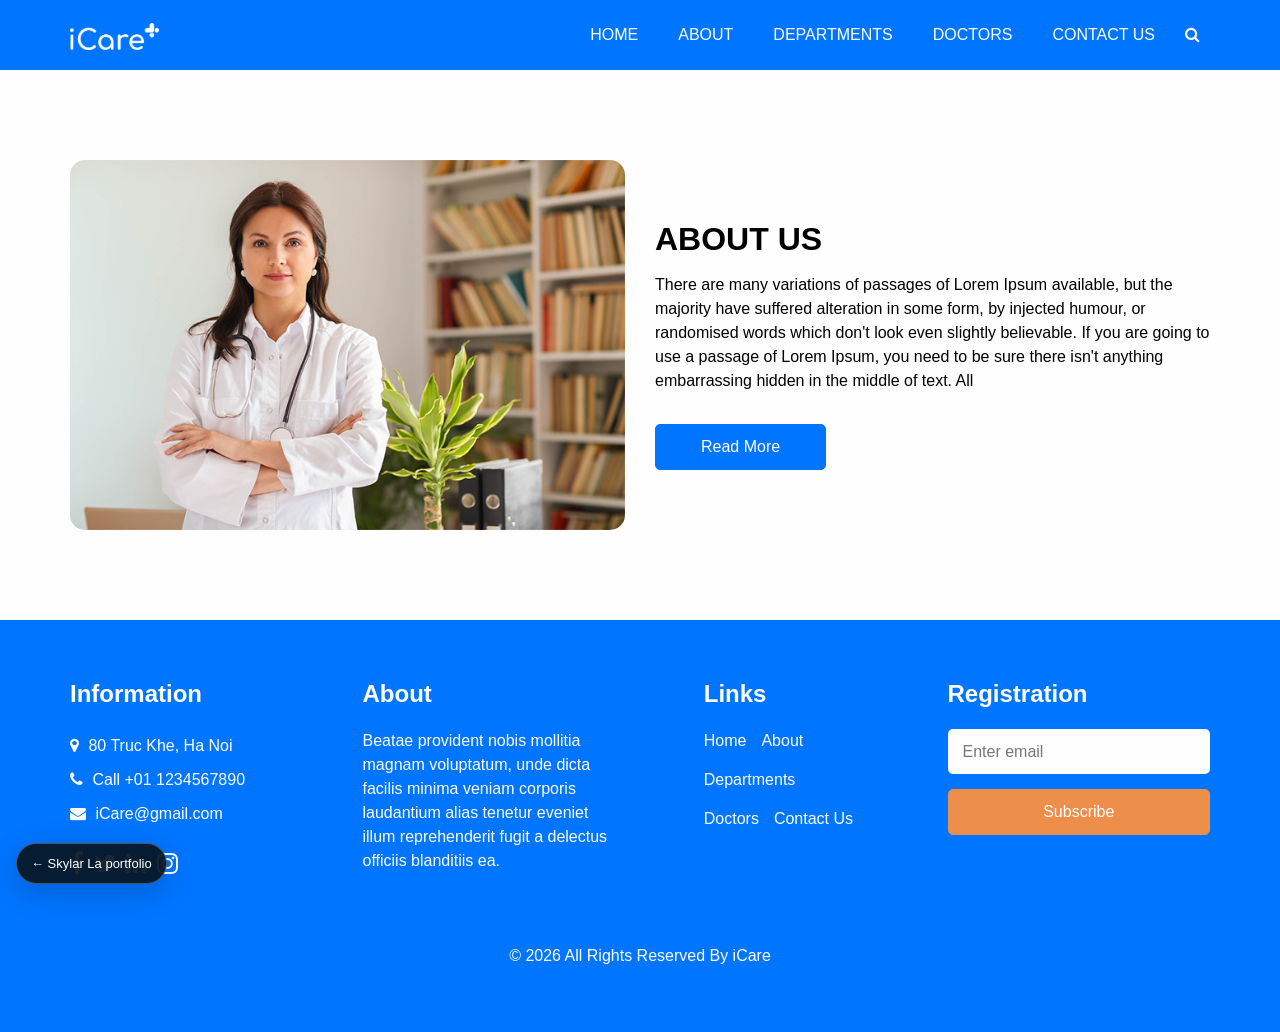
<file: icare/about.html>
<!DOCTYPE html>
<html>

<head>
  <!-- Basic -->
  <meta charset="utf-8" />
  <meta http-equiv="X-UA-Compatible" content="IE=edge" />
  <!-- Mobile Metas -->
  <meta name="viewport" content="width=device-width, initial-scale=1, shrink-to-fit=no" />
  <!-- Site Metas -->
  <meta name="keywords" content="" />
  <meta name="description" content="" />
  <meta name="author" content="" />
  <link rel="shortcut icon" href="images/favicon.png" type="">

  <title> Orthoc </title>

  <!-- bootstrap core css -->
  <link rel="stylesheet" type="text/css" href="css/bootstrap.css" />

  <!-- fonts style -->
  <link href="https://fonts.googleapis.com/css2?family=Roboto:wght@400;500;700;900&display=swap" rel="stylesheet">

  <!--owl slider stylesheet -->
  <link rel="stylesheet" type="text/css" href="https://cdnjs.cloudflare.com/ajax/libs/OwlCarousel2/2.3.4/assets/owl.carousel.min.css" />

  <!-- font awesome style -->
  <link href="css/font-awesome.min.css" rel="stylesheet" />

  <!-- Custom styles for this template -->
  <link href="css/style.css" rel="stylesheet" />
  <!-- responsive style -->
  <link href="css/responsive.css" rel="stylesheet" />

</head>

<body class="sub_page">

  <div class="hero_area">
    <!-- header section strats -->
    <header class="header_section">
      <div class="container">
        <nav class="navbar navbar-expand-lg custom_nav-container ">
          <a class="navbar-brand" href="index.html">
            <img src="images/Logo3.png" width="89" height="27" alt="iCare" title="iCare" />
          </a>

          <button class="navbar-toggler" type="button" data-toggle="collapse" data-target="#navbarSupportedContent" aria-controls="navbarSupportedContent" aria-expanded="false" aria-label="Toggle navigation">
            <span class=""> </span>
          </button>

          <div class="collapse navbar-collapse" id="navbarSupportedContent">
            <ul class="navbar-nav">
              <li class="nav-item">
                <a class="nav-link" href="index.html">Home </a>
              </li>
              <li class="nav-item active">
                <a class="nav-link" href="about.html"> About <span class="sr-only">(current)</span> </a>
              </li>
              <li class="nav-item">
                <a class="nav-link" href="departments.html">Departments</a>
              </li>
              <li class="nav-item">
                <a class="nav-link" href="doctors.html">Doctors</a>
              </li>
              <li class="nav-item">
                <a class="nav-link" href="contact.html">Contact Us</a>
              </li>
              <form class="form-inline">
                <button class="btn  my-2 my-sm-0 nav_search-btn" type="submit">
                  <i class="fa fa-search" aria-hidden="true"></i>
                </button>
              </form>
            </ul>
          </div>
        </nav>
      </div>
    </header>
    <!-- end header section -->
  </div>

  <!-- about section -->

  <section class="about_section layout_padding">
    <div class="container  ">
      <div class="row">
        <div class="col-md-6 ">
          <div class="img-box">
            <img src="images/about-img.jpg" alt="">
          </div>
        </div>
        <div class="col-md-6">
          <div class="detail-box">
            <div class="heading_container">
              <h2>
                About <span>Us</span>
              </h2>
            </div>
            <p>
              There are many variations of passages of Lorem Ipsum available, but the majority have suffered alteration
              in some form, by injected humour, or randomised words which don't look even slightly believable. If you
              are going to use a passage of Lorem Ipsum, you need to be sure there isn't anything embarrassing hidden in
              the middle of text. All
            </p>
            <a href="">
              Read More
            </a>
          </div>
        </div>
      </div>
    </div>
  </section>

  <!-- end about section -->

  <!-- footer section -->
  <footer class="footer_section">
    <div class="container">
      <div class="row">
        <div class="col-md-6 col-lg-3 footer_col">
          <div class="footer_contact">
            <h4>
              Information
            </h4>
            <div class="contact_link_box">
              <a href="">
                <i class="fa fa-map-marker" aria-hidden="true"></i>
                <span>
                  80 Truc Khe, Ha Noi
                </span>
              </a>
              <a href="">
                <i class="fa fa-phone" aria-hidden="true"></i>
                <span>
                  Call +01 1234567890
                </span>
              </a>
              <a href="">
                <i class="fa fa-envelope" aria-hidden="true"></i>
                <span>
                  iCare@gmail.com
                </span>
              </a>
            </div>
          </div>
          <div class="footer_social">
            <a href="">
              <i class="fa fa-facebook" aria-hidden="true"></i>
            </a>
            <a href="">
              <i class="fa fa-twitter" aria-hidden="true"></i>
            </a>
            <a href="">
              <i class="fa fa-linkedin" aria-hidden="true"></i>
            </a>
            <a href="">
              <i class="fa fa-instagram" aria-hidden="true"></i>
            </a>
          </div>
        </div>
        <div class="col-md-6 col-lg-3 footer_col">
          <div class="footer_detail">
            <h4>
              About
            </h4>
            <p>
              Beatae provident nobis mollitia magnam voluptatum, unde dicta facilis minima veniam corporis laudantium alias tenetur eveniet illum reprehenderit fugit a delectus officiis blanditiis ea.
            </p>
          </div>
        </div>
        <div class="col-md-6 col-lg-2 mx-auto footer_col">
          <div class="footer_link_box">
            <h4>
              Links
            </h4>
            <div class="footer_links">
              <a class="active" href="index.html">
                Home
              </a>
              <a class="" href="about.html">
                About
              </a>
              <a class="" href="departments.html">
                Departments
              </a>
              <a class="" href="doctors.html">
                Doctors
              </a>
              <a class="" href="contact.html">
                Contact Us
              </a>
            </div>
          </div>
        </div>
        <div class="col-md-6 col-lg-3 footer_col ">
          <h4>
            Registration
          </h4>
          <form action="#">
            <input type="email" placeholder="Enter email" />
            <button type="submit">
              Subscribe
            </button>
          </form>
        </div>
      </div>
      <div class="footer-info">
        <p>
          &copy; <span id="displayYear"></span> All Rights Reserved By iCare<br><br>
        </p>
      </div>
    </div>
  </footer>
  <!-- footer section -->

  <!-- jQery -->
  <script type="text/javascript" src="js/jquery-3.4.1.min.js"></script>
  <!-- popper js -->
  <script src="https://cdn.jsdelivr.net/npm/popper.js@1.16.0/dist/umd/popper.min.js" integrity="sha384-Q6E9RHvbIyZFJoft+2mJbHaEWldlvI9IOYy5n3zV9zzTtmI3UksdQRVvoxMfooAo" crossorigin="anonymous">
  </script>
  <!-- bootstrap js -->
  <script type="text/javascript" src="js/bootstrap.js"></script>
  <!-- owl slider -->
  <script type="text/javascript" src="https://cdnjs.cloudflare.com/ajax/libs/OwlCarousel2/2.3.4/owl.carousel.min.js">
  </script>
  <!-- custom js -->
  <script type="text/javascript" src="js/custom.js"></script>
</body>

</html>
</file>
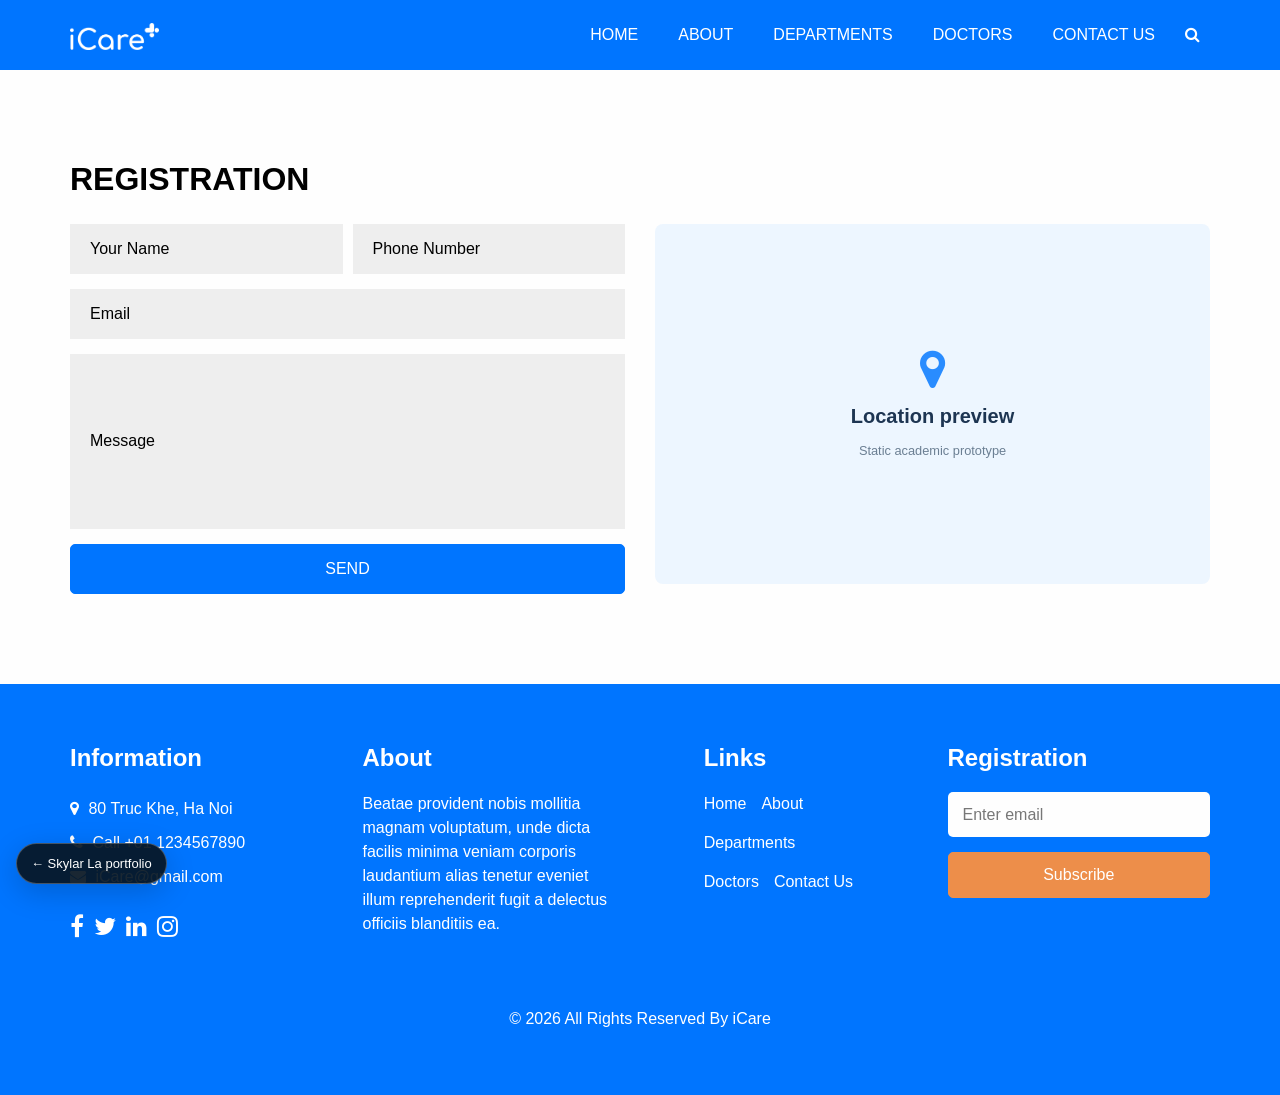
<file: icare/contact.html>
<!DOCTYPE html>
<html>

<head>
  <!-- Basic -->
  <meta charset="utf-8" />
  <meta http-equiv="X-UA-Compatible" content="IE=edge" />
  <!-- Mobile Metas -->
  <meta name="viewport" content="width=device-width, initial-scale=1, shrink-to-fit=no" />
  <!-- Site Metas -->
  <meta name="keywords" content="" />
  <meta name="description" content="" />
  <meta name="author" content="" />
  <link rel="shortcut icon" href="images/favicon.png" type="">

  <title> Orthoc </title>

  <!-- bootstrap core css -->
  <link rel="stylesheet" type="text/css" href="css/bootstrap.css" />

  <!-- fonts style -->
  <link href="https://fonts.googleapis.com/css2?family=Roboto:wght@400;500;700;900&display=swap" rel="stylesheet">

  <!--owl slider stylesheet -->
  <link rel="stylesheet" type="text/css" href="https://cdnjs.cloudflare.com/ajax/libs/OwlCarousel2/2.3.4/assets/owl.carousel.min.css" />

  <!-- font awesome style -->
  <link href="css/font-awesome.min.css" rel="stylesheet" />

  <!-- Custom styles for this template -->
  <link href="css/style.css" rel="stylesheet" />
  <!-- responsive style -->
  <link href="css/responsive.css" rel="stylesheet" />

</head>

<body class="sub_page">

  <div class="hero_area">
    <!-- header section strats -->
    <header class="header_section">
      <div class="container">
        <nav class="navbar navbar-expand-lg custom_nav-container ">
          <a class="navbar-brand" href="index.html">
            <img src="images/Logo3.png" width="89" height="27" alt="iCare" title="iCare" />
          </a>

          <button class="navbar-toggler" type="button" data-toggle="collapse" data-target="#navbarSupportedContent" aria-controls="navbarSupportedContent" aria-expanded="false" aria-label="Toggle navigation">
            <span class=""> </span>
          </button>

          <div class="collapse navbar-collapse" id="navbarSupportedContent">
            <ul class="navbar-nav">
              <li class="nav-item">
                <a class="nav-link" href="index.html">Home </a>
              </li>
              <li class="nav-item">
                <a class="nav-link" href="about.html"> About</a>
              </li>
              <li class="nav-item">
                <a class="nav-link" href="departments.html">Departments</a>
              </li>
              <li class="nav-item">
                <a class="nav-link" href="doctors.html">Doctors</a>
              </li>
              <li class="nav-item active">
                <a class="nav-link" href="contact.html">Contact Us <span class="sr-only">(current)</span> </a>
              </li>
              <form class="form-inline">
                <button class="btn  my-2 my-sm-0 nav_search-btn" type="submit">
                  <i class="fa fa-search" aria-hidden="true"></i>
                </button>
              </form>
            </ul>
          </div>
        </nav>
      </div>
    </header>
    <!-- end header section -->
  </div>

  <!-- contact section -->
  <section class="contact_section layout_padding">
    <div class="container">
      <div class="heading_container">
        <h2>
          Registration
        </h2>
      </div>
      <div class="row">
        <div class="col-md-6">
          <div class="form_container contact-form">
            <form action="">
              <div class="form-row">
                <div class="col-lg-6">
                  <div>
                    <input type="text" placeholder="Your Name" />
                  </div>
                </div>
                <div class="col-lg-6">
                  <div>
                    <input type="text" placeholder="Phone Number" />
                  </div>
                </div>
              </div>
              <div>
                <input type="email" placeholder="Email" />
              </div>
              <div>
                <input type="text" class="message-box" placeholder="Message" />
              </div>
              <div class="btn_box">
                <button>
                  SEND
                </button>
              </div>
            </form>
          </div>
        </div>
        <div class="col-md-6">
          <div class="map_container">
            <div class="map">
              <div class="prototype-map"><i class="fa fa-map-marker" aria-hidden="true"></i><strong>Location preview</strong><small>Static academic prototype</small></div>
            </div>
          </div>
        </div>
      </div>
    </div>
  </section>
  <!-- end contact section -->

  <!-- footer section -->
  <footer class="footer_section">
    <div class="container">
      <div class="row">
        <div class="col-md-6 col-lg-3 footer_col">
          <div class="footer_contact">
            <h4>
              Information
            </h4>
            <div class="contact_link_box">
              <a href="">
                <i class="fa fa-map-marker" aria-hidden="true"></i>
                <span>
                  80 Truc Khe, Ha Noi
                </span>
              </a>
              <a href="">
                <i class="fa fa-phone" aria-hidden="true"></i>
                <span>
                  Call +01 1234567890
                </span>
              </a>
              <a href="">
                <i class="fa fa-envelope" aria-hidden="true"></i>
                <span>
                  iCare@gmail.com
                </span>
              </a>
            </div>
          </div>
          <div class="footer_social">
            <a href="">
              <i class="fa fa-facebook" aria-hidden="true"></i>
            </a>
            <a href="">
              <i class="fa fa-twitter" aria-hidden="true"></i>
            </a>
            <a href="">
              <i class="fa fa-linkedin" aria-hidden="true"></i>
            </a>
            <a href="">
              <i class="fa fa-instagram" aria-hidden="true"></i>
            </a>
          </div>
        </div>
        <div class="col-md-6 col-lg-3 footer_col">
          <div class="footer_detail">
            <h4>
              About
            </h4>
            <p>
              Beatae provident nobis mollitia magnam voluptatum, unde dicta facilis minima veniam corporis laudantium alias tenetur eveniet illum reprehenderit fugit a delectus officiis blanditiis ea.
            </p>
          </div>
        </div>
        <div class="col-md-6 col-lg-2 mx-auto footer_col">
          <div class="footer_link_box">
            <h4>
              Links
            </h4>
            <div class="footer_links">
              <a class="active" href="index.html">
                Home
              </a>
              <a class="" href="about.html">
                About
              </a>
              <a class="" href="departments.html">
                Departments
              </a>
              <a class="" href="doctors.html">
                Doctors
              </a>
              <a class="" href="contact.html">
                Contact Us
              </a>
            </div>
          </div>
        </div>
        <div class="col-md-6 col-lg-3 footer_col ">
          <h4>
            Registration
          </h4>
          <form action="#">
            <input type="email" placeholder="Enter email" />
            <button type="submit">
              Subscribe
            </button>
          </form>
        </div>
      </div>
      <div class="footer-info">
        <p>
          &copy; <span id="displayYear"></span> All Rights Reserved By iCare<br><br>
        </p>
      </div>
    </div>
  </footer>
  <!-- footer section -->

  <!-- jQery -->
  <script type="text/javascript" src="js/jquery-3.4.1.min.js"></script>
  <!-- popper js -->
  <script src="https://cdn.jsdelivr.net/npm/popper.js@1.16.0/dist/umd/popper.min.js" integrity="sha384-Q6E9RHvbIyZFJoft+2mJbHaEWldlvI9IOYy5n3zV9zzTtmI3UksdQRVvoxMfooAo" crossorigin="anonymous">
  </script>
  <!-- bootstrap js -->
  <script type="text/javascript" src="js/bootstrap.js"></script>
  <!-- owl slider -->
  <script type="text/javascript" src="https://cdnjs.cloudflare.com/ajax/libs/OwlCarousel2/2.3.4/owl.carousel.min.js">
  </script>
  <!-- custom js -->
  <script type="text/javascript" src="js/custom.js"></script>
</body>

</html>
</file>
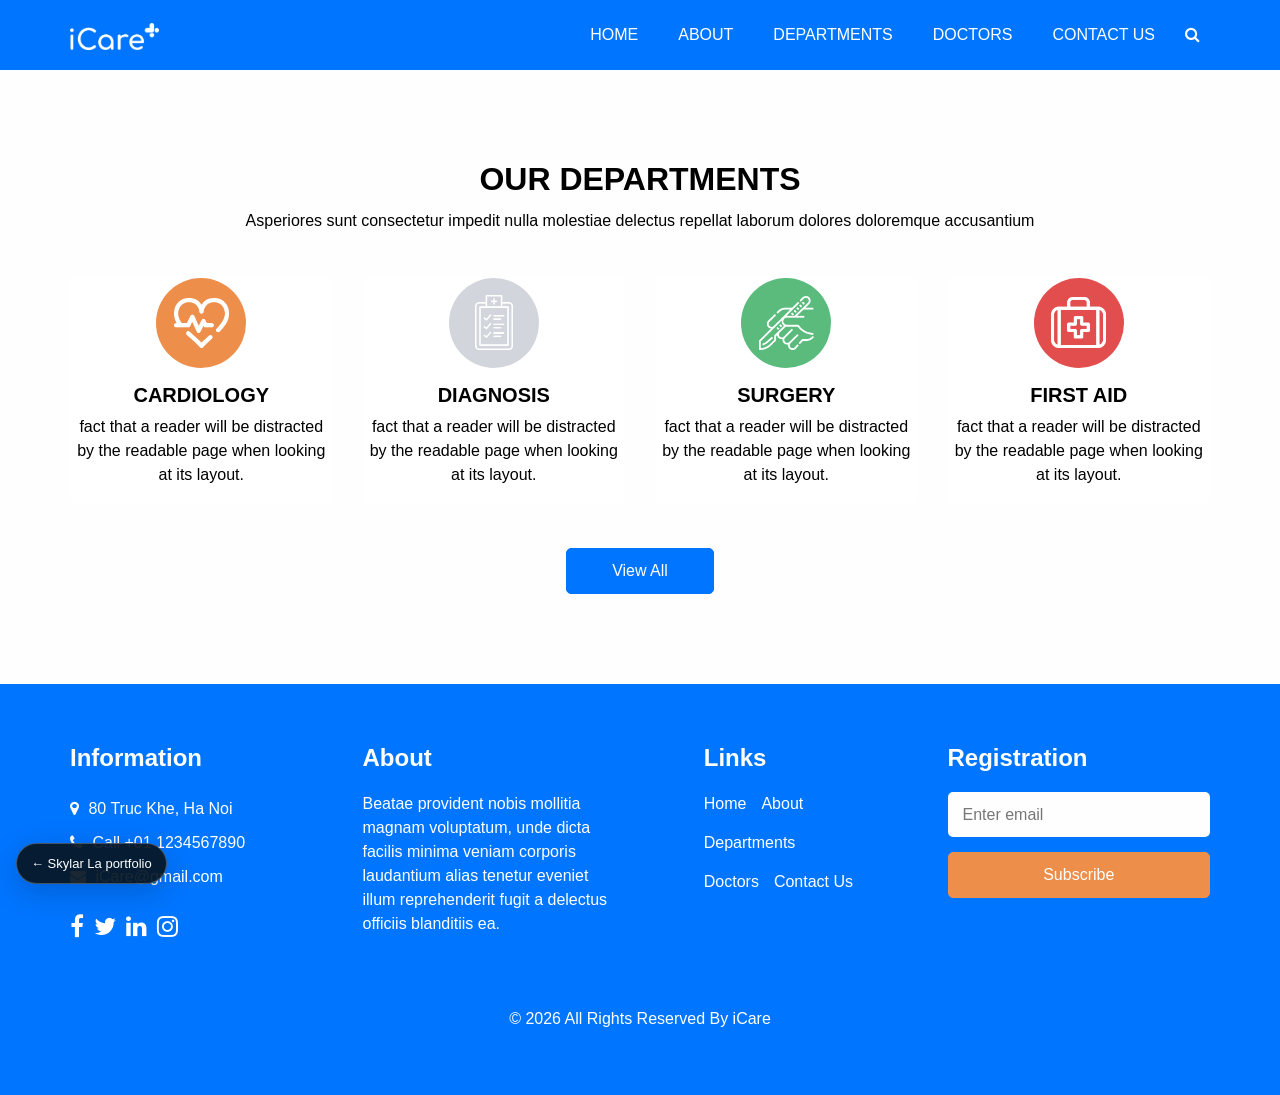
<file: icare/departments.html>
<!DOCTYPE html>
<html>

<head>
  <!-- Basic -->
  <meta charset="utf-8" />
  <meta http-equiv="X-UA-Compatible" content="IE=edge" />
  <!-- Mobile Metas -->
  <meta name="viewport" content="width=device-width, initial-scale=1, shrink-to-fit=no" />
  <!-- Site Metas -->
  <meta name="keywords" content="" />
  <meta name="description" content="" />
  <meta name="author" content="" />
  <link rel="shortcut icon" href="images/favicon.png" type="">

  <title> Orthoc </title>

  <!-- bootstrap core css -->
  <link rel="stylesheet" type="text/css" href="css/bootstrap.css" />

  <!-- fonts style -->
  <link href="https://fonts.googleapis.com/css2?family=Roboto:wght@400;500;700;900&display=swap" rel="stylesheet">

  <!--owl slider stylesheet -->
  <link rel="stylesheet" type="text/css" href="https://cdnjs.cloudflare.com/ajax/libs/OwlCarousel2/2.3.4/assets/owl.carousel.min.css" />

  <!-- font awesome style -->
  <link href="css/font-awesome.min.css" rel="stylesheet" />

  <!-- Custom styles for this template -->
  <link href="css/style.css" rel="stylesheet" />
  <!-- responsive style -->
  <link href="css/responsive.css" rel="stylesheet" />

</head>

<body class="sub_page">

  <div class="hero_area">

    <div class="hero_bg_box">
      <img src="images/hero-bg.png" alt="">
    </div>

    <!-- header section strats -->
    <header class="header_section">
      <div class="container">
        <nav class="navbar navbar-expand-lg custom_nav-container ">
          <a class="navbar-brand" href="index.html">
            <img src="images/Logo3.png" width="89" height="27" alt="iCare" title="iCare" />
          </a>

          <button class="navbar-toggler" type="button" data-toggle="collapse" data-target="#navbarSupportedContent" aria-controls="navbarSupportedContent" aria-expanded="false" aria-label="Toggle navigation">
            <span class=""> </span>
          </button>

          <div class="collapse navbar-collapse" id="navbarSupportedContent">
            <ul class="navbar-nav">
              <li class="nav-item">
                <a class="nav-link" href="index.html">Home </a>
              </li>
              <li class="nav-item">
                <a class="nav-link" href="about.html"> About</a>
              </li>
              <li class="nav-item active">
                <a class="nav-link" href="departments.html">Departments <span class="sr-only">(current)</span> </a>
              </li>
              <li class="nav-item">
                <a class="nav-link" href="doctors.html">Doctors</a>
              </li>
              <li class="nav-item">
                <a class="nav-link" href="contact.html">Contact Us</a>
              </li>
              <form class="form-inline">
                <button class="btn  my-2 my-sm-0 nav_search-btn" type="submit">
                  <i class="fa fa-search" aria-hidden="true"></i>
                </button>
              </form>
            </ul>
          </div>
        </nav>
      </div>
    </header>
    <!-- end header section -->
  </div>

  <!-- department section -->

  <section class="department_section layout_padding">
    <div class="department_container">
      <div class="container ">
        <div class="heading_container heading_center">
          <h2>
            Our Departments
          </h2>
          <p>
            Asperiores sunt consectetur impedit nulla molestiae delectus repellat laborum dolores doloremque accusantium
          </p>
        </div>
        <div class="row">
          <div class="col-md-3">
            <div class="box ">
              <div class="img-box1">
                <img src="images/s1.png" alt="">
              </div>
              <div class="detail-box">
                <h5>
                  Cardiology
                </h5>
                <p>
                  fact that a reader will be distracted by the readable page when looking at its layout.
                </p>
              </div>
            </div>
          </div>
          <div class="col-md-3">
            <div class="box ">
              <div class="img-box2">
                <img src="images/s2.png" alt="">
              </div>
              <div class="detail-box">
                <h5>
                  Diagnosis
                </h5>
                <p>
                  fact that a reader will be distracted by the readable page when looking at its layout.
                </p>
              </div>
            </div>
          </div>
          <div class="col-md-3">
            <div class="box ">
              <div class="img-box3">
                <img src="images/s3.png" alt="">
              </div>
              <div class="detail-box">
                <h5>
                  Surgery
                </h5>
                <p>
                  fact that a reader will be distracted by the readable page when looking at its layout.
                </p>
              </div>
            </div>
          </div>
          <div class="col-md-3">
            <div class="box ">
              <div class="img-box4">
                <img src="images/s4.png" alt="">
              </div>
              <div class="detail-box">
                <h5>
                  First Aid
                </h5>
                <p>
                  fact that a reader will be distracted by the readable page when looking at its layout.
                </p>
              </div>
            </div>
          </div>
        </div>
        <div class="btn-box">
          <a href="">
            View All
          </a>
        </div>
      </div>
    </div>
  </section>

  <!-- end department section -->

  <!-- footer section -->
  <footer class="footer_section">
    <div class="container">
      <div class="row">
        <div class="col-md-6 col-lg-3 footer_col">
          <div class="footer_contact">
            <h4>
              Information
            </h4>
            <div class="contact_link_box">
              <a href="">
                <i class="fa fa-map-marker" aria-hidden="true"></i>
                <span>
                  80 Truc Khe, Ha Noi
                </span>
              </a>
              <a href="">
                <i class="fa fa-phone" aria-hidden="true"></i>
                <span>
                  Call +01 1234567890
                </span>
              </a>
              <a href="">
                <i class="fa fa-envelope" aria-hidden="true"></i>
                <span>
                  iCare@gmail.com
                </span>
              </a>
            </div>
          </div>
          <div class="footer_social">
            <a href="">
              <i class="fa fa-facebook" aria-hidden="true"></i>
            </a>
            <a href="">
              <i class="fa fa-twitter" aria-hidden="true"></i>
            </a>
            <a href="">
              <i class="fa fa-linkedin" aria-hidden="true"></i>
            </a>
            <a href="">
              <i class="fa fa-instagram" aria-hidden="true"></i>
            </a>
          </div>
        </div>
        <div class="col-md-6 col-lg-3 footer_col">
          <div class="footer_detail">
            <h4>
              About
            </h4>
            <p>
              Beatae provident nobis mollitia magnam voluptatum, unde dicta facilis minima veniam corporis laudantium alias tenetur eveniet illum reprehenderit fugit a delectus officiis blanditiis ea.
            </p>
          </div>
        </div>
        <div class="col-md-6 col-lg-2 mx-auto footer_col">
          <div class="footer_link_box">
            <h4>
              Links
            </h4>
            <div class="footer_links">
              <a class="active" href="index.html">
                Home
              </a>
              <a class="" href="about.html">
                About
              </a>
              <a class="" href="departments.html">
                Departments
              </a>
              <a class="" href="doctors.html">
                Doctors
              </a>
              <a class="" href="contact.html">
                Contact Us
              </a>
            </div>
          </div>
        </div>
        <div class="col-md-6 col-lg-3 footer_col ">
          <h4>
            Registration
          </h4>
          <form action="#">
            <input type="email" placeholder="Enter email" />
            <button type="submit">
              Subscribe
            </button>
          </form>
        </div>
      </div>
      <div class="footer-info">
        <p>
          &copy; <span id="displayYear"></span> All Rights Reserved By iCare<br><br>
        </p>
      </div>
    </div>
  </footer>
  <!-- footer section -->

  <!-- jQery -->
  <script type="text/javascript" src="js/jquery-3.4.1.min.js"></script>
  <!-- popper js -->
  <script src="https://cdn.jsdelivr.net/npm/popper.js@1.16.0/dist/umd/popper.min.js" integrity="sha384-Q6E9RHvbIyZFJoft+2mJbHaEWldlvI9IOYy5n3zV9zzTtmI3UksdQRVvoxMfooAo" crossorigin="anonymous">
  </script>
  <!-- bootstrap js -->
  <script type="text/javascript" src="js/bootstrap.js"></script>
  <!-- owl slider -->
  <script type="text/javascript" src="https://cdnjs.cloudflare.com/ajax/libs/OwlCarousel2/2.3.4/owl.carousel.min.js">
  </script>
  <!-- custom js -->
  <script type="text/javascript" src="js/custom.js"></script>
</body>

</html>
</file>
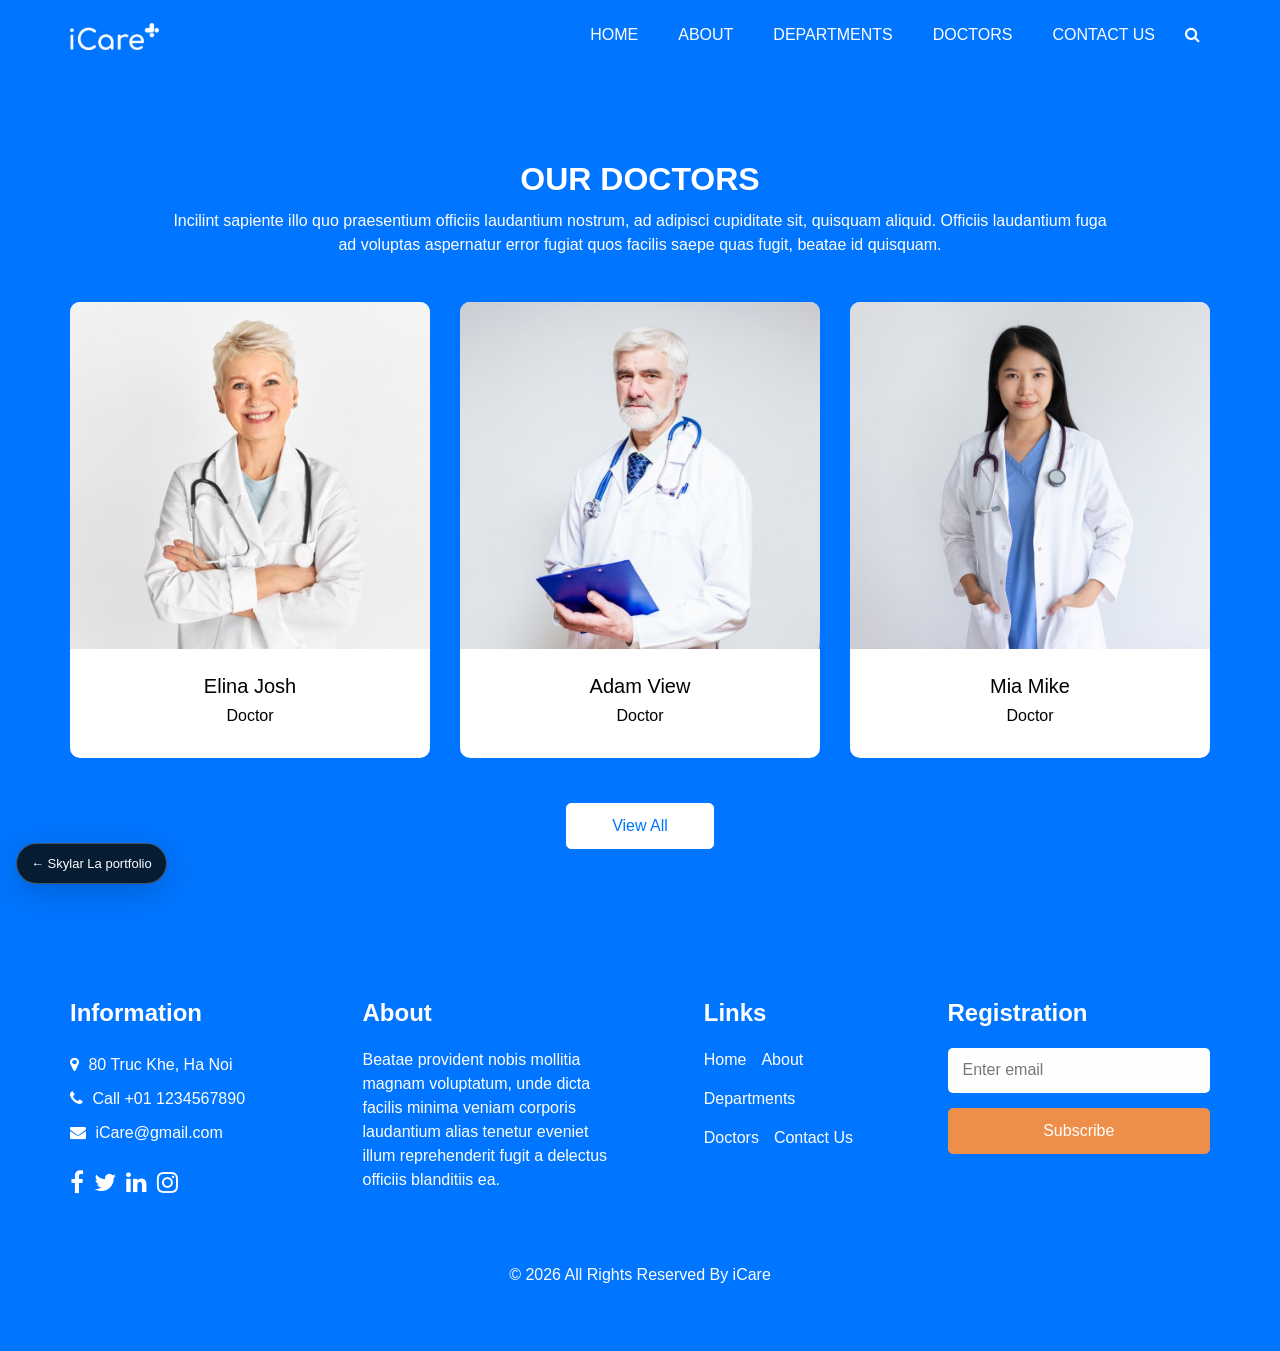
<file: icare/doctors.html>
<!DOCTYPE html>
<html>

<head>
  <!-- Basic -->
  <meta charset="utf-8" />
  <meta http-equiv="X-UA-Compatible" content="IE=edge" />
  <!-- Mobile Metas -->
  <meta name="viewport" content="width=device-width, initial-scale=1, shrink-to-fit=no" />
  <!-- Site Metas -->
  <meta name="keywords" content="" />
  <meta name="description" content="" />
  <meta name="author" content="" />
  <link rel="shortcut icon" href="images/favicon.png" type="">

  <title> Orthoc </title>

  <!-- bootstrap core css -->
  <link rel="stylesheet" type="text/css" href="css/bootstrap.css" />

  <!-- fonts style -->
  <link href="https://fonts.googleapis.com/css2?family=Roboto:wght@400;500;700;900&display=swap" rel="stylesheet">

  <!--owl slider stylesheet -->
  <link rel="stylesheet" type="text/css" href="https://cdnjs.cloudflare.com/ajax/libs/OwlCarousel2/2.3.4/assets/owl.carousel.min.css" />

  <!-- font awesome style -->
  <link href="css/font-awesome.min.css" rel="stylesheet" />

  <!-- Custom styles for this template -->
  <link href="css/style.css" rel="stylesheet" />
  <!-- responsive style -->
  <link href="css/responsive.css" rel="stylesheet" />

</head>

<body class="sub_page">

  <div class="hero_area">

    <div class="hero_bg_box">
      <img src="images/hero-bg.png" alt="">
    </div>

    <!-- header section strats -->
    <header class="header_section">
      <div class="container">
        <nav class="navbar navbar-expand-lg custom_nav-container ">
          <a class="navbar-brand" href="index.html">
            <img src="images/Logo3.png" width="89" height="27" alt="iCare" title="iCare" />
          </a>

          <button class="navbar-toggler" type="button" data-toggle="collapse" data-target="#navbarSupportedContent" aria-controls="navbarSupportedContent" aria-expanded="false" aria-label="Toggle navigation">
            <span class=""> </span>
          </button>

          <div class="collapse navbar-collapse" id="navbarSupportedContent">
            <ul class="navbar-nav">
              <li class="nav-item">
                <a class="nav-link" href="index.html">Home </a>
              </li>
              <li class="nav-item">
                <a class="nav-link" href="about.html"> About</a>
              </li>
              <li class="nav-item">
                <a class="nav-link" href="departments.html">Departments</a>
              </li>
              <li class="nav-item active">
                <a class="nav-link" href="doctors.html">Doctors <span class="sr-only">(current)</span> </a>
              </li>
              <li class="nav-item">
                <a class="nav-link" href="contact.html">Contact Us</a>
              </li>
              <form class="form-inline">
                <button class="btn  my-2 my-sm-0 nav_search-btn" type="submit">
                  <i class="fa fa-search" aria-hidden="true"></i>
                </button>
              </form>
            </ul>
          </div>
        </nav>
      </div>
    </header>
    <!-- end header section -->
  </div>

  <!-- doctor section -->

  <section class="doctor_section layout_padding">
    <div class="container">
      <div class="heading_container heading_center">
        <h2>
          Our Doctors
        </h2>
        <p class="col-md-10 mx-auto px-0">
          Incilint sapiente illo quo praesentium officiis laudantium nostrum, ad adipisci cupiditate sit, quisquam aliquid. Officiis laudantium fuga ad voluptas aspernatur error fugiat quos facilis saepe quas fugit, beatae id quisquam.
        </p>
      </div>
      <div class="row">
        <div class="col-sm-6 col-lg-4 mx-auto">
          <div class="box">
            <div class="img-box">
              <img src="images/d1.jpg" alt="">
            </div>
            <div class="detail-box">
              <div class="social_box">
                <a href="">
                  <i class="fa fa-facebook" aria-hidden="true"></i>
                </a>
                <a href="">
                  <i class="fa fa-twitter" aria-hidden="true"></i>
                </a>
                <a href="">
                  <i class="fa fa-youtube" aria-hidden="true"></i>
                </a>
                <a href="">
                  <i class="fa fa-linkedin" aria-hidden="true"></i>
                </a>
              </div>
              <h5>
                Elina Josh
              </h5>
              <h6 class="">
                Doctor
              </h6>
            </div>
          </div>
        </div>
        <div class="col-sm-6 col-lg-4 mx-auto">
          <div class="box">
            <div class="img-box">
              <img src="images/d2.jpg" alt="">
            </div>
            <div class="detail-box">
              <div class="social_box">
                <a href="">
                  <i class="fa fa-facebook" aria-hidden="true"></i>
                </a>
                <a href="">
                  <i class="fa fa-twitter" aria-hidden="true"></i>
                </a>
                <a href="">
                  <i class="fa fa-youtube" aria-hidden="true"></i>
                </a>
                <a href="">
                  <i class="fa fa-linkedin" aria-hidden="true"></i>
                </a>
              </div>
              <h5>
                Adam View
              </h5>
              <h6 class="">
                Doctor
              </h6>
            </div>
          </div>
        </div>
        <div class="col-sm-6 col-lg-4 mx-auto">
          <div class="box">
            <div class="img-box">
              <img src="images/d3.jpg" alt="">
            </div>
            <div class="detail-box">
              <div class="social_box">
                <a href="">
                  <i class="fa fa-facebook" aria-hidden="true"></i>
                </a>
                <a href="">
                  <i class="fa fa-twitter" aria-hidden="true"></i>
                </a>
                <a href="">
                  <i class="fa fa-youtube" aria-hidden="true"></i>
                </a>
                <a href="">
                  <i class="fa fa-linkedin" aria-hidden="true"></i>
                </a>
              </div>
              <h5>
                Mia Mike
              </h5>
              <h6 class="">
                Doctor
              </h6>
            </div>
          </div>
        </div>
      </div>
      <div class="btn-box">
        <a href="">
          View All
        </a>
      </div>
    </div>
  </section>

  <!-- end doctor section -->

  <!-- footer section -->
  <footer class="footer_section">
    <div class="container">
      <div class="row">
        <div class="col-md-6 col-lg-3 footer_col">
          <div class="footer_contact">
            <h4>
              Information
            </h4>
            <div class="contact_link_box">
              <a href="">
                <i class="fa fa-map-marker" aria-hidden="true"></i>
                <span>
                  80 Truc Khe, Ha Noi
                </span>
              </a>
              <a href="">
                <i class="fa fa-phone" aria-hidden="true"></i>
                <span>
                  Call +01 1234567890
                </span>
              </a>
              <a href="">
                <i class="fa fa-envelope" aria-hidden="true"></i>
                <span>
                  iCare@gmail.com
                </span>
              </a>
            </div>
          </div>
          <div class="footer_social">
            <a href="">
              <i class="fa fa-facebook" aria-hidden="true"></i>
            </a>
            <a href="">
              <i class="fa fa-twitter" aria-hidden="true"></i>
            </a>
            <a href="">
              <i class="fa fa-linkedin" aria-hidden="true"></i>
            </a>
            <a href="">
              <i class="fa fa-instagram" aria-hidden="true"></i>
            </a>
          </div>
        </div>
        <div class="col-md-6 col-lg-3 footer_col">
          <div class="footer_detail">
            <h4>
              About
            </h4>
            <p>
              Beatae provident nobis mollitia magnam voluptatum, unde dicta facilis minima veniam corporis laudantium alias tenetur eveniet illum reprehenderit fugit a delectus officiis blanditiis ea.
            </p>
          </div>
        </div>
        <div class="col-md-6 col-lg-2 mx-auto footer_col">
          <div class="footer_link_box">
            <h4>
              Links
            </h4>
            <div class="footer_links">
              <a class="active" href="index.html">
                Home
              </a>
              <a class="" href="about.html">
                About
              </a>
              <a class="" href="departments.html">
                Departments
              </a>
              <a class="" href="doctors.html">
                Doctors
              </a>
              <a class="" href="contact.html">
                Contact Us
              </a>
            </div>
          </div>
        </div>
        <div class="col-md-6 col-lg-3 footer_col ">
          <h4>
            Registration
          </h4>
          <form action="#">
            <input type="email" placeholder="Enter email" />
            <button type="submit">
              Subscribe
            </button>
          </form>
        </div>
      </div>
      <div class="footer-info">
        <p>
          &copy; <span id="displayYear"></span> All Rights Reserved By iCare<br><br>
        </p>
      </div>
    </div>
  </footer>
  <!-- footer section -->

  <!-- jQery -->
  <script type="text/javascript" src="js/jquery-3.4.1.min.js"></script>
  <!-- popper js -->
  <script src="https://cdn.jsdelivr.net/npm/popper.js@1.16.0/dist/umd/popper.min.js" integrity="sha384-Q6E9RHvbIyZFJoft+2mJbHaEWldlvI9IOYy5n3zV9zzTtmI3UksdQRVvoxMfooAo" crossorigin="anonymous">
  </script>
  <!-- bootstrap js -->
  <script type="text/javascript" src="js/bootstrap.js"></script>
  <!-- owl slider -->
  <script type="text/javascript" src="https://cdnjs.cloudflare.com/ajax/libs/OwlCarousel2/2.3.4/owl.carousel.min.js">
  </script>
  <!-- custom js -->
  <script type="text/javascript" src="js/custom.js"></script>
</body>

</html>
</file>
<file: assets/styles.css>
@import url('https://fonts.googleapis.com/css2?family=DM+Mono:wght@300;400;500&family=Manrope:wght@300;400;500;600&display=swap');

:root {
  --ink: #050a12;
  --navy: #071522;
  --panel: #0a1c2a;
  --panel-2: #0d2434;
  --cyan: #00e5ff;
  --cyan-soft: #89f6ff;
  --white: #f2f7f8;
  --muted: #8fa7b2;
  --line: rgba(144, 211, 226, 0.18);
  --display: "Manrope", Arial, sans-serif;
  --mono: "DM Mono", monospace;
}

* { box-sizing: border-box; }
html { scroll-behavior: smooth; background: var(--ink); }
body { margin: 0; color: var(--white); background: var(--ink); font-family: var(--display); font-weight: 300; line-height: 1.6; overflow-x: hidden; }
body::before { content: ""; position: fixed; inset: 0; pointer-events: none; z-index: 20; opacity: .13; background-image: url("data:image/svg+xml,%3Csvg viewBox='0 0 180 180' xmlns='http://www.w3.org/2000/svg'%3E%3Cfilter id='n'%3E%3CfeTurbulence type='fractalNoise' baseFrequency='.9' numOctaves='4' stitchTiles='stitch'/%3E%3C/filter%3E%3Crect width='100%25' height='100%25' filter='url(%23n)' opacity='.22'/%3E%3C/svg%3E"); }
a { color: inherit; text-decoration: none; }
p { margin: 0 0 1.2rem; color: #b7c8cf; }
h1, h2, h3 { margin: 0; font-weight: 400; line-height: 1.04; letter-spacing: -.045em; }
h1 { font-size: clamp(4rem, 8.5vw, 9.5rem); }
h2 { font-size: clamp(2.4rem, 5vw, 5.6rem); }
h3 { font-size: clamp(1.35rem, 2vw, 2rem); }
em { color: var(--cyan); font-style: normal; font-weight: 300; }
.eyebrow { color: var(--cyan); font: 400 .7rem/1.5 var(--mono); letter-spacing: .15em; text-transform: uppercase; }
.lead { color: var(--white); font-size: clamp(1.2rem, 2vw, 1.65rem); line-height: 1.5; }
.section { padding: 9rem max(5vw, 2rem); border-top: 1px solid var(--line); }
.section-heading { display: grid; grid-template-columns: .55fr 1.45fr; align-items: start; margin-bottom: 5rem; }
.section-heading .eyebrow { padding-top: .65rem; }
.section-intro { max-width: 720px; font-size: 1.15rem; margin: -2.5rem 0 4rem auto; }
.reveal { opacity: 0; transform: translateY(24px); transition: opacity .8s ease, transform .8s cubic-bezier(.2,.7,.2,1); }
.reveal.visible { opacity: 1; transform: none; }
.project-cover { position: relative; min-height: 420px; margin: 0; overflow: hidden; border: 1px solid var(--line); background: var(--navy); }.project-cover img { display: block; width: 100%; height: 100%; min-height: inherit; object-fit: cover; }.featured-project > .project-cover { min-height: 620px; }.project-card .project-cover { aspect-ratio: 16 / 9; min-height: 0; border: 0; border-bottom: 1px solid var(--line); }.project-card .project-cover > img { min-height: 0; height: 100%; }.project-cover-triptych { display: grid; grid-template-columns: repeat(3, minmax(0, 1fr)); }.project-cover-triptych img { min-width: 0; object-fit: cover; }.project-cover-triptych img + img { border-left: 1px solid var(--line); }.case-study > .project-cover { min-height: 70vh; max-height: 800px; }.case-study > .project-cover img { max-height: 800px; }

.site-header { position: fixed; top: 0; left: 0; z-index: 50; width: 100%; height: 86px; display: flex; align-items: center; justify-content: space-between; padding: 0 max(3vw, 1.5rem); background: linear-gradient(to bottom, rgba(5,10,18,.96), rgba(5,10,18,.74)); border-bottom: 1px solid var(--line); backdrop-filter: blur(18px); }
.brand { display: flex; align-items: center; gap: .8rem; font-size: .85rem; font-weight: 500; line-height: 1.2; letter-spacing: .02em; }
.brand small { display: block; margin-top: .25rem; color: var(--muted); font: 300 .56rem var(--mono); letter-spacing: .08em; text-transform: uppercase; }
.brand-mark { display: grid; place-items: center; width: 38px; height: 38px; color: var(--cyan); border: 1px solid var(--cyan); font: 500 .7rem var(--mono); clip-path: polygon(0 0, 78% 0, 100% 22%, 100% 100%, 22% 100%, 0 78%); }
.site-nav { display: flex; align-items: center; gap: clamp(1rem, 2.2vw, 2.6rem); }
.site-nav a { position: relative; color: var(--muted); font: 300 .68rem var(--mono); letter-spacing: .04em; }
.site-nav a:hover, .site-nav a[aria-current="page"] { color: var(--white); }
.site-nav a[aria-current="page"]::after { content: ""; position: absolute; left: 0; right: 0; bottom: -.7rem; height: 1px; background: var(--cyan); box-shadow: 0 0 10px var(--cyan); }
.menu-toggle { display: none; color: var(--white); background: none; border: 0; }

.hero { min-height: 100svh; position: relative; display: grid; grid-template-columns: 1.22fr .78fr; align-items: center; gap: 4rem; padding: 9rem max(5vw, 2rem) 5rem; overflow: hidden; }
.hero::before { content: ""; position: absolute; width: 58vw; height: 58vw; right: -25vw; top: 8vh; border-radius: 50%; background: radial-gradient(circle, rgba(0,229,255,.1), transparent 67%); }
.hero-copy { position: relative; z-index: 2; }
.hero-copy h1 { max-width: 1100px; margin: 1.3rem 0 2rem; }
.hero-summary { max-width: 620px; color: #c9d6db; font-size: clamp(1.1rem, 1.5vw, 1.4rem); }
.hero-actions { display: flex; align-items: center; gap: 2rem; margin-top: 2.8rem; }
.button { display: inline-flex; align-items: center; justify-content: center; gap: 1.5rem; min-height: 54px; padding: 0 1.35rem; font: 400 .68rem var(--mono); letter-spacing: .06em; text-transform: uppercase; transition: .25s ease; }
.button-primary { color: var(--ink); background: var(--cyan); border: 1px solid var(--cyan); }
.button-primary:hover { color: var(--cyan); background: transparent; box-shadow: 0 0 28px rgba(0,229,255,.18); }
.text-link { display: inline-flex; gap: .8rem; align-items: center; padding-bottom: .3rem; border-bottom: 1px solid var(--line); color: var(--white); font: 400 .69rem var(--mono); letter-spacing: .04em; text-transform: uppercase; }
.text-link span { color: var(--cyan); transition: transform .2s ease; }
.text-link:hover span { transform: translateX(4px); }

.hero-system { position: relative; aspect-ratio: 1; max-width: 580px; width: 100%; justify-self: end; }
.system-orbit { position: absolute; inset: 12%; border: 1px solid rgba(0,229,255,.23); border-radius: 50%; animation: orbit 30s linear infinite; }
.system-orbit::before, .system-orbit::after { content: ""; position: absolute; border-radius: 50%; background: var(--cyan); box-shadow: 0 0 18px var(--cyan); }
.system-orbit::before { width: 7px; height: 7px; top: 5%; left: 25%; }.system-orbit::after { width: 4px; height: 4px; right: 3%; bottom: 35%; }
.orbit-two { inset: 26%; border-style: dashed; animation-direction: reverse; animation-duration: 22s; }
.system-core { position: absolute; inset: 36%; display: flex; flex-direction: column; place-content: center; text-align: center; border: 1px solid var(--cyan); background: rgba(4,19,29,.8); box-shadow: inset 0 0 40px rgba(0,229,255,.12), 0 0 45px rgba(0,229,255,.08); clip-path: polygon(18% 0, 82% 0, 100% 18%, 100% 82%, 82% 100%, 18% 100%, 0 82%, 0 18%); font: .6rem var(--mono); letter-spacing: .13em; }
.system-core strong { color: var(--cyan); font-size: 1.5rem; font-weight: 300; line-height: 1.3; }
.system-node { position: absolute; padding: .7rem .85rem; border-left: 1px solid var(--cyan); background: rgba(7,21,34,.8); font: 400 .7rem var(--mono); }
.system-node small { display: block; margin-top: .25rem; color: var(--muted); font-size: .48rem; letter-spacing: .08em; }.node-a { top: 8%; left: 4%; }.node-b { right: 0; top: 35%; }.node-c { bottom: 9%; left: 13%; }.node-d { right: 8%; bottom: 4%; }
.system-readout { position: absolute; right: 8%; bottom: 4%; display: grid; grid-template-columns: auto auto; gap: .2rem 1rem; font: .55rem var(--mono); color: var(--muted); }.system-readout b { color: var(--white); font-weight: 400; }.system-readout i { grid-column: 1 / -1; width: 100%; height: 2px; background: var(--cyan); box-shadow: 0 0 8px var(--cyan); animation: pulse 2s ease infinite; }
.scroll-cue { position: absolute; left: max(5vw, 2rem); bottom: 1.8rem; display: flex; gap: .8rem; color: var(--muted); font: .52rem var(--mono); letter-spacing: .1em; text-transform: uppercase; }.scroll-cue span { width: 30px; height: 1px; align-self: center; background: var(--cyan); }
@keyframes orbit { to { transform: rotate(360deg); } } @keyframes pulse { 50% { opacity: .25; transform: scaleX(.65); } }

.featured-project { display: grid; grid-template-columns: 1.15fr .85fr; min-height: 620px; border: 1px solid var(--line); background: var(--navy); }
.project-visual { position: relative; min-height: 380px; overflow: hidden; background: #07121d; }
.featured-project .project-visual { min-height: 620px; }
.visual-grid { position: absolute; inset: 0; opacity: .42; background-image: linear-gradient(rgba(0,229,255,.11) 1px, transparent 1px), linear-gradient(90deg, rgba(0,229,255,.11) 1px, transparent 1px); background-size: 45px 45px; transform: perspective(400px) rotateX(58deg) scale(1.6) translateY(18%); }
.project-visual::after { content: ""; position: absolute; inset: 0; background: radial-gradient(circle at 50% 55%, rgba(0,229,255,.19), transparent 35%), linear-gradient(to top, rgba(5,10,18,.8), transparent 70%); }
.visual-object { position: absolute; z-index: 2; left: 50%; top: 48%; width: 28%; aspect-ratio: 1; transform: translate(-50%,-50%) rotate(30deg); border: 1px solid var(--cyan); box-shadow: 0 0 40px rgba(0,229,255,.18), inset 0 0 40px rgba(0,229,255,.08); }
.visual-object i { position: absolute; inset: 12%; border: 1px solid rgba(0,229,255,.4); }.visual-object i:nth-child(2) { inset: 26%; transform: rotate(45deg); }.visual-object i:nth-child(3) { inset: 39%; background: var(--cyan); box-shadow: 0 0 30px var(--cyan); }
.visual-mobility .visual-object { width: 46%; height: 15%; top: 60%; transform: translate(-50%,-50%) skew(-18deg); }.visual-ar .visual-object { width: 24%; border-radius: 50%; transform: translate(-50%,-50%); }.visual-ar .visual-object i { border-radius: 50%; }
.visual-index { position: absolute; z-index: 3; top: 1.5rem; left: 1.5rem; color: var(--cyan); font: .65rem var(--mono); }
.media-placeholder { position: absolute; z-index: 4; left: 50%; bottom: 2rem; transform: translateX(-50%); display: flex; align-items: center; gap: 1rem; color: var(--white); font: .65rem var(--mono); letter-spacing: .05em; text-transform: uppercase; white-space: nowrap; }.media-placeholder small { color: var(--muted); }.play-icon { display: grid; place-items: center; width: 42px; aspect-ratio: 1; color: var(--cyan); border: 1px solid var(--cyan); border-radius: 50%; font-size: .65rem; padding-left: 2px; }
.project-copy { display: flex; flex-direction: column; justify-content: center; padding: clamp(2rem, 5vw, 5rem); }
.project-copy h3 { font-size: clamp(2rem, 3.5vw, 4.2rem); margin: .8rem 0 1.8rem; }.project-copy .text-link { align-self: flex-start; margin-top: 1.8rem; }
.project-kicker, .pub-status { color: var(--cyan); font: .6rem var(--mono); letter-spacing: .12em; text-transform: uppercase; }
.tag-list { display: flex; flex-wrap: wrap; gap: .5rem; padding: 0; margin: 1.5rem 0 0; list-style: none; }.tag-list li { padding: .45rem .7rem; color: #b6d4dd; border: 1px solid var(--line); font: .58rem var(--mono); text-transform: uppercase; }
.project-grid { display: grid; grid-template-columns: repeat(2, 1fr); gap: 1px; margin-top: 1px; background: var(--line); }.project-card { background: var(--navy); }.project-card > div:last-child { padding: 2.4rem; }.project-card h3 { margin: .5rem 0 1rem; }.project-card .text-link { margin-top: 1rem; }

.capability-band { background: linear-gradient(135deg, #06131f, #091d2a); }.capability-grid { display: grid; grid-template-columns: repeat(5, 1fr); border-top: 1px solid var(--line); border-left: 1px solid var(--line); }.capability { min-height: 280px; padding: 2rem; border-right: 1px solid var(--line); border-bottom: 1px solid var(--line); }.capability > span, .pipeline-card > span { color: var(--cyan); font: .65rem var(--mono); }.capability h3 { margin: 3rem 0 1.5rem; }.capability p { font-size: .92rem; }

.page-hero { min-height: 78vh; display: grid; grid-template-columns: 1.25fr .75fr; align-items: end; gap: 5rem; padding: 11rem max(5vw, 2rem) 6rem; background: radial-gradient(circle at 85% 40%, rgba(0,229,255,.1), transparent 30%); border-bottom: 1px solid var(--line); }.page-hero h1 { margin-top: 1rem; }.page-hero-aside { padding-bottom: 1rem; }.page-hero-aside > p { color: var(--white); font-size: clamp(1.2rem, 2vw, 1.7rem); }.page-hero-aside .button { margin-top: 1.5rem; }
.case-study { padding: 0 max(5vw, 2rem) 9rem; scroll-margin-top: 110px; }.case-study > .project-visual { min-height: 70vh; max-height: 800px; }.case-layout { display: grid; grid-template-columns: .45fr 1.55fr; gap: 7vw; padding: 5rem 0 0; }.case-meta { border-top: 1px solid var(--line); padding-top: 1.5rem; }.case-meta p { margin: 1.5rem 0 .35rem; color: var(--cyan); font: .55rem var(--mono); letter-spacing: .1em; }.case-meta p:first-child { margin-top: 0; }.case-meta strong { font-size: .85rem; font-weight: 400; color: #d6e2e6; }.case-copy { max-width: 920px; }.case-copy h2 { margin: 1rem 0 2.5rem; }.case-copy h3 { margin: 3rem 0 1rem; font-size: 1.5rem; letter-spacing: -.02em; }.process-row { display: flex; align-items: center; justify-content: space-between; gap: 1rem; margin: 3.5rem 0 2rem; padding: 1.5rem; border: 1px solid var(--line); background: var(--navy); }.process-row span { color: var(--cyan); font: .6rem var(--mono); }.process-row small { display: block; margin-top: .35rem; color: var(--muted); }.process-row b { color: var(--muted); font-weight: 300; }.case-study.compact { padding-top: 9rem; border-top: 1px solid var(--line); }.case-study.compact > .project-visual { min-height: 56vh; }

.reel-panel { display: grid; grid-template-columns: 1.25fr .75fr; gap: 6vw; align-items: center; }.video-embed { position: relative; aspect-ratio: 16/9; overflow: hidden; border: 1px solid var(--line); background: var(--navy); }.video-embed iframe { position: absolute; inset: 0; width: 100%; height: 100%; border: 0; }.reel-copy h2 { margin: 1rem 0 2rem; }.reel-copy .text-link { margin-top: 1.5rem; }
.project-video-grid { display: grid; grid-template-columns: repeat(2, minmax(0, 1fr)); gap: 1px; margin-top: 4rem; background: var(--line); border: 1px solid var(--line); }.video-card { padding: 1px 1px 1.5rem; background: var(--ink); }.video-card > div:last-child { padding: 1.4rem 1.4rem 0; }.video-card h3 { margin-top: .45rem; font-size: clamp(1.35rem, 2.2vw, 2.15rem); }.interactive-films { background: var(--navy); }.interactive-films .project-video-grid { margin-top: 0; }
.generalist-films { background: var(--navy); }.generalist-films .project-video-grid { margin-top: 0; }.film-playlist-link { margin-top: 2.5rem; }
.production-pipeline { background: var(--navy); }.pipeline-grid { display: grid; grid-template-columns: repeat(5, 1fr); border: 1px solid var(--line); }.pipeline-card { min-height: 340px; padding: 1.6rem; border-right: 1px solid var(--line); }.pipeline-card:last-child { border-right: 0; }.pipeline-card h3 { margin: 4rem 0 1rem; font-size: 1.15rem; font-family: var(--mono); color: var(--cyan); letter-spacing: .03em; }.pipeline-card strong { display: block; min-height: 3rem; font-size: .78rem; font-weight: 500; }.pipeline-card p { margin-top: 1.3rem; font-size: .85rem; }
.selected-turntable { display: grid; grid-template-columns: 1.25fr .75fr; gap: 5vw; align-items: center; margin: 0 0 8rem; padding-bottom: 8rem; border-bottom: 1px solid var(--line); }.selected-turntable h3 { margin: .6rem 0 1rem; font-size: clamp(2rem, 3.5vw, 4rem); }.portfolio-project { padding: 0 0 8rem; }.portfolio-project + .portfolio-project { padding-top: 8rem; border-top: 1px solid var(--line); }.project-header { display: grid; grid-template-columns: .18fr .82fr; gap: 4vw; margin-bottom: 3rem; }.project-header > span { color: var(--cyan); font: 1.2rem var(--mono); }.project-header h3 { margin: .65rem 0 1.5rem; font-size: clamp(2.2rem, 4vw, 4.8rem); }.project-header p:not(.project-kicker) { max-width: 760px; }.project-gallery { display: grid; grid-template-columns: repeat(2, minmax(0, 1fr)); gap: 1px; background: var(--line); }.project-gallery-3 { grid-template-columns: repeat(3, minmax(0, 1fr)); }.project-gallery-7 .gallery-hero { grid-column: span 2; }.gallery-image { position: relative; display: block; min-width: 0; padding: 0; overflow: hidden; cursor: zoom-in; border: 0; background: var(--navy); }.gallery-image img { display: block; width: 100%; height: 100%; min-height: 320px; max-height: 720px; object-fit: cover; transition: transform .55s cubic-bezier(.2,.7,.2,1), filter .35s ease; }.gallery-image:hover img { transform: scale(1.018); filter: brightness(1.08); }.gallery-image > span { position: absolute; right: 1rem; bottom: 1rem; padding: .55rem .7rem; color: var(--white); background: rgba(5,10,18,.78); border: 1px solid var(--line); opacity: 0; transform: translateY(8px); transition: .25s ease; font: .55rem var(--mono); text-transform: uppercase; }.gallery-image:hover > span, .gallery-image:focus-visible > span { opacity: 1; transform: none; }.asset-studies { background: var(--navy); }.asset-study-grid { display: grid; grid-template-columns: repeat(2, minmax(0, 1fr)); gap: 1px; background: var(--line); }.asset-study { padding: 1.5rem; background: var(--ink); }.asset-study header { display: grid; grid-template-columns: auto 1fr; gap: 1.2rem; min-height: 125px; }.asset-study header > span { color: var(--cyan); font: .7rem var(--mono); }.asset-study h3 { margin-bottom: .6rem; }.asset-study > div { display: grid; grid-template-columns: repeat(2, 1fr); gap: 1px; background: var(--line); }.asset-study > div.asset-study-single { grid-template-columns: 1fr; }.asset-study .gallery-image img { min-height: 260px; max-height: 420px; object-fit: contain; background: #818181; }
.image-viewer { width: min(94vw, 1500px); height: min(92vh, 1050px); padding: 2.8rem 1rem 1rem; color: var(--white); border: 1px solid var(--line); background: #03070c; }.image-viewer::backdrop { background: rgba(0,3,7,.88); backdrop-filter: blur(10px); }.image-viewer button { position: absolute; top: .2rem; right: .8rem; color: var(--white); border: 0; background: none; cursor: pointer; font: 300 2rem var(--display); }.image-viewer img { width: 100%; height: calc(100% - 2.2rem); object-fit: contain; }.image-viewer p { margin: .55rem 0 0; text-align: center; font: .58rem var(--mono); text-transform: uppercase; }.image-viewer[open] { display: block; }

.ui-case-featured { display: grid; grid-template-columns: .85fr 1.15fr; gap: 7vw; align-items: center; }.ui-cover { min-height: 560px; }.ui-cover img { object-fit: contain; background: var(--navy); }.ui-case-copy h2 { margin: 1rem 0 2rem; }.ui-case-copy .button { margin-top: 1.5rem; }.ui-archive { background: var(--navy); }.ui-project-grid { display: grid; grid-template-columns: repeat(2, 1fr); gap: 1px; background: var(--line); }.ui-project { padding-bottom: 2rem; background: var(--ink); }.ui-project-cover { min-height: 420px; border: 0; border-bottom: 1px solid var(--line); }.ui-project-cover img { object-fit: contain; background: var(--navy); }.ui-project-copy { padding: 2rem; }.ui-project-copy h3 { margin: .5rem 0 1.2rem; }.ui-project-copy .button { margin-top: 1rem; }.project-facts { margin: 2rem 0; }.project-facts div { display: grid; grid-template-columns: .28fr .72fr; gap: 1rem; padding: .8rem 0; border-top: 1px solid var(--line); }.project-facts dt { color: var(--cyan); font: .58rem var(--mono); text-transform: uppercase; }.project-facts dd { margin: 0; color: #c4d2d8; font-size: .85rem; }.project-actions { display: flex; flex-wrap: wrap; align-items: center; gap: 1rem 1.4rem; }.project-actions .button { margin: 0; }

.publication-list { padding-top: 4rem; }.publication { border-top: 1px solid var(--line); padding: 5rem 0; }.featured-publication { display: grid; grid-template-columns: .85fr 1.15fr; gap: 6vw; align-items: start; }.publication-cover { min-height: 600px; position: sticky; top: 110px; }.publication-cover img { object-fit: contain; background: var(--navy); }.publication-reverse { grid-template-columns: 1.15fr .85fr; }.publication-reverse .publication-cover { order: 2; }.publication-reverse .publication-copy { order: 1; }.publication-copy h2 { margin: 1rem 0 2rem; font-size: clamp(2.2rem, 4.2vw, 4.8rem); }.publication dl { margin: 3rem 0; }.publication dl div { display: grid; grid-template-columns: .3fr .7fr; gap: 2rem; padding: 1.1rem 0; border-top: 1px solid var(--line); }.publication dt { color: var(--cyan); font: .55rem var(--mono); text-transform: uppercase; }.publication dd { margin: 0; color: #c4d2d8; }.research-venues { padding: 1.4rem; border: 1px solid var(--line); background: var(--navy); }.research-venues > p { color: var(--cyan); font: .58rem var(--mono); letter-spacing: .1em; text-transform: uppercase; }.research-venues ul { margin: 0; padding-left: 1.2rem; color: #c4d2d8; }.research-venues li + li { margin-top: .55rem; }.publication-copy .button { margin-top: 1rem; }.note, .privacy-note { padding: 1rem; border-left: 2px solid var(--cyan); color: var(--muted); font: .65rem/1.6 var(--mono); }

.about-layout { display: grid; grid-template-columns: .7fr 1.3fr; gap: 8vw; }.portrait-cover { min-height: 680px; }.portrait-cover img { object-position: center top; }.about-copy { align-self: center; }.about-copy h2 { margin: 1rem 0 2.5rem; }
.resume-section { background: var(--navy); }.timeline-item { display: grid; grid-template-columns: .35fr .65fr; gap: 3rem; padding: 2.5rem 0; border-top: 1px solid var(--line); }.timeline-item time { color: var(--cyan); font: .65rem var(--mono); }.timeline-item h3 { margin-bottom: .5rem; }.timeline-item strong { color: var(--muted); font-size: .82rem; font-weight: 400; }.timeline-item p { max-width: 740px; margin: 1rem 0 0; }
.education-grid { display: grid; grid-template-columns: repeat(4, 1fr); gap: 1px; background: var(--line); }.education-grid article { min-height: 280px; padding: 2rem; background: var(--ink); }.education-grid span { color: var(--cyan); font: .65rem var(--mono); }.education-grid h3 { margin: 3.5rem 0 1rem; font-size: 1.4rem; }.education-grid small { color: var(--muted); }.privacy-note { max-width: 670px; margin: 3rem 0 0 auto; }

.site-footer { display: grid; grid-template-columns: 1.2fr .8fr; gap: 5rem; padding: 7rem max(5vw, 2rem) 2rem; background: #03070c; border-top: 1px solid var(--line); }.site-footer h2 { margin-top: 1rem; }.footer-links { display: flex; flex-direction: column; justify-content: center; }.footer-links a { display: flex; justify-content: space-between; padding: 1.2rem 0; border-bottom: 1px solid var(--line); font: .67rem var(--mono); text-transform: uppercase; }.footer-links a span { color: var(--cyan); }.copyright { grid-column: 1 / -1; margin-top: 4rem; color: #546a74; font: .55rem var(--mono); letter-spacing: .08em; }
.cursor-glow { position: fixed; inset: 0; z-index: 10; pointer-events: none; background: radial-gradient(450px circle at var(--x, -100px) var(--y, -100px), rgba(0,229,255,.045), transparent 75%); }
.error-page { min-height: 100vh; display: grid; place-content: center; justify-items: start; padding: 2rem; }.error-page h1 { margin: 1rem 0 3rem; }

@media (max-width: 1050px) {
  .site-nav { position: fixed; inset: 86px 0 0; display: none; flex-direction: column; align-items: flex-start; padding: 3rem 2rem; background: rgba(5,10,18,.98); }.site-nav.open { display: flex; }.site-nav a { width: 100%; padding: 1rem 0; font-size: .85rem; border-bottom: 1px solid var(--line); }.menu-toggle { display: flex; flex-direction: column; gap: 5px; align-items: flex-end; cursor: pointer; }.menu-toggle span { width: 26px; height: 1px; background: var(--white); }.menu-toggle em { display: none; }.menu-open { overflow: hidden; }
  .hero, .page-hero { grid-template-columns: 1fr; }.hero { padding-top: 10rem; }.hero-system { max-width: 520px; justify-self: center; }.page-hero { gap: 3rem; }
  .featured-project, .reel-panel, .featured-publication, .publication-reverse, .about-layout, .ui-case-featured, .selected-turntable { grid-template-columns: 1fr; }.publication-reverse .publication-cover, .publication-reverse .publication-copy { order: initial; }.publication-cover { position: relative; top: auto; min-height: 480px; }.featured-project .project-visual { min-height: 520px; }.capability-grid { grid-template-columns: repeat(2, 1fr); }.pipeline-grid { grid-template-columns: repeat(2, 1fr); }.pipeline-card { border-bottom: 1px solid var(--line); }
}

@media (max-width: 700px) {
  h1 { font-size: clamp(3.4rem, 17vw, 5rem); }.section { padding: 6rem 1.25rem; }.section-heading { grid-template-columns: 1fr; gap: 1.5rem; margin-bottom: 3.5rem; }.section-intro { margin: -1.5rem 0 3rem; }
  .site-header { height: 72px; padding: 0 1.25rem; }.site-nav { inset: 72px 0 0; }
  .hero { grid-template-columns: 1fr; min-height: auto; padding: 9rem 1.25rem 5rem; gap: 3rem; }.hero-actions { align-items: flex-start; flex-direction: column; }.hero-system { width: 110%; margin-left: -5%; }.scroll-cue { display: none; }
  .featured-project .project-visual { min-height: 420px; }.featured-project > .project-cover { min-height: 420px; }.project-grid, .capability-grid, .education-grid, .project-gallery, .project-gallery-3, .asset-study-grid, .ui-project-grid, .project-video-grid { grid-template-columns: 1fr; }.project-copy { padding: 2rem 1.5rem 3rem; }.project-card > div:last-child { padding: 1.5rem; }.capability { min-height: 230px; }.project-header { grid-template-columns: 1fr; }.project-gallery-7 .gallery-hero { grid-row: auto; grid-column: auto; }.gallery-image img { min-height: 260px; max-height: 540px; }.portfolio-project { padding-bottom: 5rem; }.portfolio-project + .portfolio-project { padding-top: 5rem; }.selected-turntable { margin-bottom: 5rem; padding-bottom: 5rem; }.asset-study > div { grid-template-columns: 1fr; }.project-facts div, .publication dl div { grid-template-columns: 1fr; gap: .35rem; }.publication-cover, .portrait-cover, .ui-cover, .ui-project-cover { min-height: 380px; }
  .page-hero { min-height: auto; padding: 9rem 1.25rem 4rem; }.case-study { padding: 0 1.25rem 6rem; }.case-study > .project-visual, .case-study.compact > .project-visual { min-height: 420px; }.case-layout { grid-template-columns: 1fr; gap: 3rem; padding-top: 3rem; }.case-study.compact { padding-top: 6rem; }.process-row { display: grid; grid-template-columns: 1fr auto; }.process-row b { transform: rotate(90deg); }
  .pipeline-grid { grid-template-columns: 1fr; }.pipeline-card { min-height: 260px; }.pipeline-card h3 { margin-top: 2.5rem; }
  .featured-publication, .text-publication { grid-template-columns: 1fr; }.publication-image { min-height: 390px; }.publication dl div { grid-template-columns: 1fr; gap: .5rem; }
  .portrait-placeholder { min-height: 500px; }.portrait-placeholder span { font-size: 8rem; }.timeline-item { grid-template-columns: 1fr; gap: 1rem; }
  .site-footer { grid-template-columns: 1fr; padding: 5rem 1.25rem 2rem; }.copyright { grid-column: auto; margin-top: 1rem; }
}

@media (prefers-reduced-motion: reduce) { *, *::before, *::after { scroll-behavior: auto !important; animation: none !important; transition-duration: .01ms !important; }.reveal { opacity: 1; transform: none; } }
</file>
<file: icare/css/style.css>
body {
  font-family: 'SF Pro', sans-serif;
  color: #000000;
  background-color: #fefefe;
  overflow-x: hidden;
}

.layout_padding {
  padding: 90px 0;
}

.layout_padding2 {
  padding: 75px 0;
}

.layout_padding2-top {
  padding-top: 75px;
}

.layout_padding2-bottom {
  padding-bottom: 75px;
}

.layout_padding-top {
  padding-top: 90px;
}

.layout_padding-bottom {
  padding-bottom: 90px;
}

.layout_margin-top {
  margin-top: 90px;
}

.layout_margin-bottom {
  margin-bottom: 90px;
}

.heading_container {
  display: -webkit-box;
  display: -ms-flexbox;
  display: flex;
  -webkit-box-orient: vertical;
  -webkit-box-direction: normal;
      -ms-flex-direction: column;
          flex-direction: column;
  -webkit-box-align: start;
      -ms-flex-align: start;
          align-items: flex-start;
}

.heading_container h2 {
  position: relative;
  font-weight: bold;
  margin-bottom: 0;
  text-transform: uppercase;
}

.heading_container p {
  margin-top: 10px;
  margin-bottom: 0;
}

.heading_container.heading_center {
  -webkit-box-align: center;
      -ms-flex-align: center;
          align-items: center;
  text-align: center;
}

a,
a:hover,
a:focus {
  text-decoration: none;
}

a:hover,
a:focus {
  color: initial;
}

.btn,
.btn:focus {
  outline: none !important;
  -webkit-box-shadow: none;
          box-shadow: none;
}

/*header section*/
.hero_area {
  position: relative;
  min-height: 100vh;
  display: -webkit-box;
  display: -ms-flexbox;
  display: flex;
  -webkit-box-orient: vertical;
  -webkit-box-direction: normal;
      -ms-flex-direction: column;
          flex-direction: column;
}

.hero_area .hero_bg_box {
  position: absolute;
  top: 0;
  left: 0;
  width: 100%;
  height: 100%;
  display: -webkit-box;
  display: -ms-flexbox;
  display: flex;
  -webkit-box-pack: center;
      -ms-flex-pack: center;
          justify-content: center;
  -webkit-box-align: end;
      -ms-flex-align: end;
          align-items: flex-end;
  overflow: hidden;
  z-index: -1;
}

.hero_area .hero_bg_box img {
  width: 100%;
  height: 100%;
  -o-object-fit: cover;
     object-fit: cover;
  -o-object-position: bottom right;
     object-position: bottom right;
}

.sub_page .hero_area {
  min-height: auto;
  background-color: #0075FF;
}

.sub_page .hero_area .hero_bg_box {
  display: none;
}

.header_section {
  padding: 15px 0;
}

.header_section .container-fluid {
  padding-right: 25px;
  padding-left: 25px;
}

.navbar-brand span {
  font-weight: bold;
  font-size: 24px;
  color: #ffffff;
  text-transform: uppercase;
}

.custom_nav-container {
  padding: 0;
}

.custom_nav-container .navbar-nav {
  margin-left: auto;
}

.custom_nav-container .navbar-nav .nav-item .nav-link {
  padding: 5px 20px;
  color: #ffffff;
  text-align: center;
  text-transform: uppercase;
  border-radius: 5px;
  -webkit-transition: all 0.3s;
  transition: all 0.3s;
}

.custom_nav-container .nav_search-btn {
  width: 35px;
  height: 35px;
  padding: 0;
  border: none;
  color: #ffffff;
}

.custom_nav-container .nav_search-btn:hover {
  color: #0075FF;
}

.custom_nav-container .navbar-toggler {
  outline: none;
}

.custom_nav-container .navbar-toggler {
  padding: 0;
  width: 37px;
  height: 42px;
  -webkit-transition: all 0.3s;
  transition: all 0.3s;
}

.custom_nav-container .navbar-toggler span {
  display: block;
  width: 35px;
  height: 4px;
  background-color: #ffffff;
  margin: 7px 0;
  -webkit-transition: all 0.3s;
  transition: all 0.3s;
  position: relative;
  border-radius: 5px;
  transition: all 0.3s;
}

.custom_nav-container .navbar-toggler span::before, .custom_nav-container .navbar-toggler span::after {
  content: "";
  position: absolute;
  left: 0;
  height: 100%;
  width: 100%;
  background-color: #ffffff;
  top: -10px;
  border-radius: 5px;
  -webkit-transition: all 0.3s;
  transition: all 0.3s;
}

.custom_nav-container .navbar-toggler span::after {
  top: 10px;
}

.custom_nav-container .navbar-toggler[aria-expanded="true"] {
  -webkit-transform: rotate(360deg);
          transform: rotate(360deg);
}

.custom_nav-container .navbar-toggler[aria-expanded="true"] span {
  -webkit-transform: rotate(45deg);
          transform: rotate(45deg);
}

.custom_nav-container .navbar-toggler[aria-expanded="true"] span::before, .custom_nav-container .navbar-toggler[aria-expanded="true"] span::after {
  -webkit-transform: rotate(90deg);
          transform: rotate(90deg);
  top: 0;
}

/*end header section*/
/* slider section */
.slider_section {
  -webkit-box-flex: 1;
      -ms-flex: 1;
          flex: 1;
  display: -webkit-box;
  display: -ms-flexbox;
  display: flex;
  -webkit-box-align: center;
      -ms-flex-align: center;
          align-items: center;
  position: relative;
  padding: 45px 0 145px 0;
}

.slider_section .row {
  -webkit-box-align: center;
      -ms-flex-align: center;
          align-items: center;
}

.slider_section #customCarousel1 {
  width: 100%;
  position: unset;
}

.slider_section .detail-box {
  color: #1fab89;
}

.slider_section .detail-box h1 {
  font-size: 3rem;
  font-weight: bold;
  text-transform: uppercase;
  margin-bottom: 15px;
  color: #ffffff;
}

.slider_section .detail-box p {
  color: #fefefe;
  font-size: 14px;
}

.slider_section .detail-box .btn-box {
  display: -webkit-box;
  display: -ms-flexbox;
  display: flex;
  margin: 0 -5px;
  margin-top: 25px;
}

.slider_section .detail-box .btn-box a {
  margin: 5px;
  text-align: center;
  width: 165px;
}

.slider_section .detail-box .btn-box .btn1 {
  display: inline-block;
  padding: 10px 15px;
  background-color: #ffffff;
  color: #0075FF;
  border-radius: 5px;
  -webkit-transition: all 0.3s;
  transition: all 0.3s;
  border: 1px solid #ffffff;
}

.slider_section .detail-box .btn-box .btn1:hover {
  background-color: transparent;
  color: #ffffff;
}

.slider_section .img-box {
  display: -webkit-box;
  display: -ms-flexbox;
  display: flex;
  -webkit-box-pack: center;
      -ms-flex-pack: center;
          justify-content: center;
}

.slider_section .img-box img {
  width: 100%;
  max-width: 375px;
}

.slider_section .carousel-indicators {
  position: unset;
  margin: 0;
  -webkit-box-pack: center;
      -ms-flex-pack: center;
          justify-content: center;
  -webkit-box-align: center;
      -ms-flex-align: center;
          align-items: center;
}

.slider_section .carousel-indicators li {
  background-color: #ffffff;
  width: 12px;
  height: 12px;
  border-radius: 100%;
  opacity: 1;
}

.slider_section .carousel-indicators li.active {
  width: 20px;
  height: 20px;
}

.department_section {
  position: relative;
}

.department_section .box {
  display: -webkit-box;
  display: -ms-flexbox;
  display: flex;
  -webkit-box-orient: vertical;
  -webkit-box-direction: normal;
      -ms-flex-direction: column;
          flex-direction: column;
  -webkit-box-align: center;
      -ms-flex-align: center;
          align-items: center;
  margin-top: 45px;
  background-color: #ffffff;
  border-radius: 5px;
  text-align: center;
}

.department_section .box .img-box1 {
  width: 90px;
  height: 90px;
  margin-bottom: 15px;
  background-color: #ED8E4A;
  border-radius: 100%;
  display: -webkit-box;
  display: -ms-flexbox;
  display: flex;
  -webkit-box-pack: center;
      -ms-flex-pack: center;
          justify-content: center;
  -webkit-box-align: center;
      -ms-flex-align: center;
          align-items: center;
}

.department_section .box .img-box2 {
  width: 90px;
  height: 90px;
  margin-bottom: 15px;
  background-color: #D2D5DB;
  border-radius: 100%;
  display: -webkit-box;
  display: -ms-flexbox;
  display: flex;
  -webkit-box-pack: center;
      -ms-flex-pack: center;
          justify-content: center;
  -webkit-box-align: center;
      -ms-flex-align: center;
          align-items: center;
}

.department_section .box .img-box3 {
  width: 90px;
  height: 90px;
  margin-bottom: 15px;
  background-color: #5ABB7D;
  border-radius: 100%;
  display: -webkit-box;
  display: -ms-flexbox;
  display: flex;
  -webkit-box-pack: center;
      -ms-flex-pack: center;
          justify-content: center;
  -webkit-box-align: center;
      -ms-flex-align: center;
          align-items: center;
}

.department_section .box .img-box4 {
  width: 90px;
  height: 90px;
  margin-bottom: 15px;
  background-color: #E24E4E;
  border-radius: 100%;
  display: -webkit-box;
  display: -ms-flexbox;
  display: flex;
  -webkit-box-pack: center;
      -ms-flex-pack: center;
          justify-content: center;
  -webkit-box-align: center;
      -ms-flex-align: center;
          align-items: center;
}

.department_section .box .img-box1 img {
  max-width: 55px;
  max-height: 55px;
  -webkit-transition: all 0.3s;
  transition: all 0.3s;
}

.department_section .box .img-box2 img {
  max-width: 55px;
  max-height: 55px;
  -webkit-transition: all 0.3s;
  transition: all 0.3s;
}

.department_section .box .img-box3 img {
  max-width: 55px;
  max-height: 55px;
  -webkit-transition: all 0.3s;
  transition: all 0.3s;
}

.department_section .box .img-box4 img {
  max-width: 55px;
  max-height: 55px;
  -webkit-transition: all 0.3s;
  transition: all 0.3s;
}

.department_section .box .detail-box h5 {
  font-weight: bold;
  text-transform: uppercase;
}

.department_section .box .detail-box a {
  color: #1fab89;
  font-weight: 600;
}

.department_section .box .detail-box a:hover {
  color: #0075FF;
}

.department_section .btn-box {
  display: -webkit-box;
  display: -ms-flexbox;
  display: flex;
  -webkit-box-pack: center;
      -ms-flex-pack: center;
          justify-content: center;
  margin-top: 45px;
}

.department_section .btn-box a {
  display: inline-block;
  padding: 10px 45px;
  background-color: #0075FF;
  color: #ffffff;
  border-radius: 5px;
  -webkit-transition: all 0.3s;
  transition: all 0.3s;
  border: 1px solid #0075FF;
}

.department_section .btn-box a:hover {
  background-color: transparent;
  color: #0075FF;
}

.about_section .row {
  -webkit-box-align: center;
      -ms-flex-align: center;
          align-items: center;
}

.about_section .img-box {
  display: -webkit-box;
  display: -ms-flexbox;
  display: flex;
  -webkit-box-pack: center;
      -ms-flex-pack: center;
          justify-content: center;
}

.about_section .img-box img {
  width: 100%;
  border-radius: 15px;
}

.about_section .detail-box h3 {
  font-weight: bold;
}

.about_section .detail-box p {
  margin-top: 15px;
}

.about_section .detail-box a {
  display: inline-block;
  padding: 10px 45px;
  background-color: #0075FF;
  color: #ffffff;
  border-radius: 5px;
  -webkit-transition: all 0.3s;
  transition: all 0.3s;
  border: 1px solid #0075FF;
  margin-top: 15px;
}

.about_section .detail-box a:hover {
  background-color: transparent;
  color: #0075FF;
}

.doctor_section {
  background: #0075FF;
}

.doctor_section .heading_container {
  color: #ffffff;
}

.doctor_section .box {
  display: -webkit-box;
  display: -ms-flexbox;
  display: flex;
  -webkit-box-orient: vertical;
  -webkit-box-direction: normal;
      -ms-flex-direction: column;
          flex-direction: column;
  overflow: hidden;
  margin-top: 45px;
  border-radius: 10px;
  overflow: hidden;
  background: #ffffff;
}

.doctor_section .box .img-box {
  width: 100%;
}

.doctor_section .box .img-box img {
  width: 100%;
}

.doctor_section .box .detail-box {
  width: 100%;
  padding: 25px 15px;
  text-align: center;
  position: relative;
}

.doctor_section .box .detail-box .social_box {
  position: absolute;
  z-index: 2;
  left: 50%;
  top: 150%;
  -webkit-transform: translate(-50%, -50%);
          transform: translate(-50%, -50%);
  background-color: #ffffff;
  padding: 10px;
  border-radius: 5px;
  display: -webkit-box;
  display: -ms-flexbox;
  display: flex;
  opacity: 0;
  -webkit-transition: all .3s;
  transition: all .3s;
}

.doctor_section .box .detail-box .social_box a {
  color: #5ABB7D;
  margin: 0 10px;
}

.doctor_section .box .detail-box .social_box a:hover {
  color: #1fab89;
}

.doctor_section .box:hover .social_box {
  top: 0;
  opacity: 1;
}

.doctor_section .btn-box {
  display: -webkit-box;
  display: -ms-flexbox;
  display: flex;
  -webkit-box-pack: center;
      -ms-flex-pack: center;
          justify-content: center;
  margin-top: 45px;
}

.doctor_section .btn-box a {
  display: inline-block;
  padding: 10px 45px;
  background-color: #ffffff;
  color: #0075FF;
  border-radius: 5px;
  -webkit-transition: all 0.3s;
  transition: all 0.3s;
  border: 1px solid #ffffff;
}

.doctor_section .btn-box a:hover {
  background-color: transparent;
  color: #ffffff;
}

.contact_section {
  position: relative;
}

.contact_section .heading_container {
  margin-bottom: 25px;
}

.contact_section .heading_container h2 {
  text-transform: uppercase;
}

.contact_section .form_container input {
  width: 100%;
  border: none;
  height: 50px;
  margin-bottom: 15px;
  padding-left: 20px;
  outline: none;
  color: #101010;
  background: #eeeeee;
}

.contact_section .form_container input::-webkit-input-placeholder {
  color: #000000;
}

.contact_section .form_container input:-ms-input-placeholder {
  color: #000000;
}

.contact_section .form_container input::-ms-input-placeholder {
  color: #000000;
}

.contact_section .form_container input::placeholder {
  color: #000000;
}

.contact_section .form_container input.message-box {
  height: 175px;
}

.contact_section .form_container button {
  width: 100%;
  border: none;
  text-transform: uppercase;
  display: inline-block;
  padding: 12px 55px;
  background-color: #0075FF;
  color: #ffffff;
  border-radius: 5px;
  -webkit-transition: all 0.3s;
  transition: all 0.3s;
  border: 1px solid #0075FF;
}

.contact_section .form_container button:hover {
  background-color: transparent;
  color: #0075FF;
}

.contact_section .map_container {
  height: 368px;
  overflow: hidden;
  display: -webkit-box;
  display: -ms-flexbox;
  display: flex;
  -webkit-box-align: stretch;
      -ms-flex-align: stretch;
          align-items: stretch;
  padding: 0;
}

.contact_section .map_container .map {
  height: 100%;
  -webkit-box-flex: 1;
      -ms-flex: 1;
          flex: 1;
}

.contact_section .map_container .map #googleMap {
  height: 100%;
}

.client_section .heading_container {
  -webkit-box-align: center;
      -ms-flex-align: center;
          align-items: center;
}

.client_section .box {
  display: -webkit-box;
  display: -ms-flexbox;
  display: flex;
  -webkit-box-orient: vertical;
  -webkit-box-direction: normal;
      -ms-flex-direction: column;
          flex-direction: column;
  -webkit-box-align: center;
      -ms-flex-align: center;
          align-items: center;
  text-align: center;
  margin: 45px;
  border-radius: 15px;
}

.client_section .box .img-box {
  margin-bottom: 15px;
  min-width: 145px;
  max-width: 145px;
  overflow: hidden;
}

.client_section .box .img-box img {
  width: 100%;
  border-radius: 100%;
  border: 7px solid rgba(255, 255, 255, 0.45);
}

.client_section .box .detail-box {
  display: -webkit-box;
  display: -ms-flexbox;
  display: flex;
  -webkit-box-orient: vertical;
  -webkit-box-direction: normal;
      -ms-flex-direction: column;
          flex-direction: column;
}

.client_section .box .detail-box .name img {
  width: 25px;
  margin-bottom: 5px;
}

.client_section .box .detail-box .name h6 {
  color: #0075FF;
  font-size: 20px;
}

.client_section .carousel_btn-container {
  display: -webkit-box;
  display: -ms-flexbox;
  display: flex;
  -webkit-box-pack: center;
      -ms-flex-pack: center;
          justify-content: center;
}

.client_section .carousel-control-prev,
.client_section .carousel-control-next {
  position: unset;
  width: 45px;
  height: 45px;
  border: none;
  opacity: 1;
  background-repeat: no-repeat;
  background-size: 12px;
  background-position: center;
  background-color: #0075FF;
  background-position: center;
  border-radius: 5px;
  margin: 0 2.5px;
}

.client_section .carousel-control-prev:hover,
.client_section .carousel-control-next:hover {
  background-color: #1fab89;
}

.client_section .carousel-control-next {
  left: initial;
}

.footer_section {
  background: #0075FF;
  color: #ffffff;
  padding: 60px 0 15px 0;
  position: relative;
}

.footer_section h4 {
  font-weight: 600;
  margin-bottom: 20px;
}

.footer_section .footer_col {
  margin-bottom: 30px;
}

.footer_section .footer_contact .contact_link_box {
  display: -webkit-box;
  display: -ms-flexbox;
  display: flex;
  -webkit-box-orient: vertical;
  -webkit-box-direction: normal;
      -ms-flex-direction: column;
          flex-direction: column;
}

.footer_section .footer_contact .contact_link_box a {
  margin: 5px 0;
  color: #ffffff;
}

.footer_section .footer_contact .contact_link_box a i {
  margin-right: 5px;
}

.footer_section .footer_contact .contact_link_box a:hover {
  color: #0075FF;
}

.footer_section .footer_social {
  display: -webkit-box;
  display: -ms-flexbox;
  display: flex;
  margin-top: 20px;
  margin-bottom: 10px;
}

.footer_section .footer_social a {
  display: -webkit-box;
  display: -ms-flexbox;
  display: flex;
  -webkit-box-pack: center;
      -ms-flex-pack: center;
          justify-content: center;
  -webkit-box-align: center;
      -ms-flex-align: center;
          align-items: center;
  color: #ffffff;
  border-radius: 100%;
  margin-right: 10px;
  font-size: 24px;
}

.footer_section .footer_social a:hover {
  color: #0075FF;
}

.footer_section .footer_links {
  display: -webkit-box;
  display: -ms-flexbox;
  display: flex;
  -ms-flex-wrap: wrap;
      flex-wrap: wrap;
}

.footer_section .footer_links a {
  display: -webkit-box;
  display: -ms-flexbox;
  display: flex;
  -webkit-box-align: center;
      -ms-flex-align: center;
          align-items: center;
  margin-right: 15px;
  margin-bottom: 15px;
  color: #ffffff;
}

.footer_section .footer_links a:hover {
  color: #0075FF;
}

.footer_section form input {
  border: none;
  background-color: #fefefe;
  width: 100%;
  height: 45px;
  color: #000000;
  outline: none;
  border-radius: 5px;
  padding: 0 15px;
}

.footer_section form input::-webkit-input-placeholder {
  color: #777;
}

.footer_section form input:-ms-input-placeholder {
  color: #777;
}

.footer_section form input::-ms-input-placeholder {
  color: #777;
}

.footer_section form input::placeholder {
  color: #777;
}

.footer_section form button {
  width: 100%;
  text-align: center;
  display: inline-block;
  padding: 10px 55px;
  background-color: #ED8E4A;
  color: #ffffff;
  border-radius: 5px;
  -webkit-transition: all 0.3s;
  transition: all 0.3s;
  border: 1px solid #ED8E4A;
  margin-top: 15px;
}

.footer_section form button:hover {
  background-color: transparent;
  color: #ED8E4A;
}

.footer_section .footer-info {
  text-align: center;
}

.footer_section .footer-info p {
  color: #ffffff;
  padding: 25px 0;
  margin: 0;
}

.footer_section .footer-info p a {
  color: inherit;
}

.cta-download {
  position: relative;
  padding: 80px 0;
}

.cta-download .image-block {
  position: absolute;
  top: -150px;
  left: 100px;
}

@media (max-width: 992px) {
  .cta-download .image-block {
    display: none;
  }
}

.cta-download .content-block h2,
.cta-download .content-block p {
  color: #fff;
}

.cta-download .content-block h2 {
  font-weight: 500;
  font-family: "Josefin Sans", sans-serif;
  margin-bottom: 30px;
}

.cta-download .content-block p {
  line-height: 30px;
  margin-bottom: 40px;
}


/*# sourceMappingURL=style.css.map */
/* GitHub Pages prototype notice and safe map replacement */
.prototype-map { min-height: 360px; display: flex; flex-direction: column; align-items: center; justify-content: center; gap: 10px; color: #298cff; background: #edf6ff; border-radius: 8px; text-align: center; }
.prototype-map i { font-size: 44px; }
.prototype-map strong { color: #1d3552; font-size: 20px; }
.prototype-map small { color: #6b7f93; }
.prototype-note { margin-top: 12px; color: #1d5f9d; font-size: 13px; line-height: 1.4; }
.portfolio-return { position: fixed; left: 16px; bottom: 16px; z-index: 9999; padding: 10px 14px; color: #fff !important; background: rgba(7, 21, 34, .92); border: 1px solid rgba(255,255,255,.25); border-radius: 999px; font-size: 13px; box-shadow: 0 8px 30px rgba(0,0,0,.18); }
.portfolio-return:hover { background: #298cff; }
</file>
<file: icare/css/responsive.css>
@media (max-width: 1299px) {
  .hero_area .hero_bg_box {
    top: 0;
    left: 0;
    width: 100%;
  }

}

@media (max-width: 1120px) {}

@media (max-width: 992px) {
  .hero_area {
    min-height: auto;
  }

  .slider_section .detail-box {
    margin-bottom: 45px;
  }

  .custom_nav-container .navbar-nav {
    padding-top: 15px;
    align-items: center;
  }

  .custom_nav-container .navbar-nav .nav-item .nav-link {
    padding: 5px 25px;
    margin: 5px 0;
  }

  .footer_section .footer_bg_box img {
    -o-object-position: 10% top;
    object-position: 10% top;
  }
}

@media (max-width: 767px) {

  .about_section .img-box {
    margin-bottom: 30px;
  }

  .contact_section .form_container {
    margin-bottom: 45px;
  }

  .client_section .box {
    margin: 45px 0;
  }

  .hero_area .hero_bg_box img {
    -o-object-position: center top;
    object-position: center top;
  }
}

@media (max-width: 576px) {}

@media (max-width: 480px) {
  .slider_section .detail-box h1 {
    font-size: 2rem;
  }

  .about_section {
    border-radius: 90px;
    padding-left: 10px;
    padding-right: 10px;
  }
}

@media (max-width: 420px) {}

@media (max-width: 376px) {}

@media (min-width: 1200px) {
  .container {
    max-width: 1170px;
  }
}
</file>
